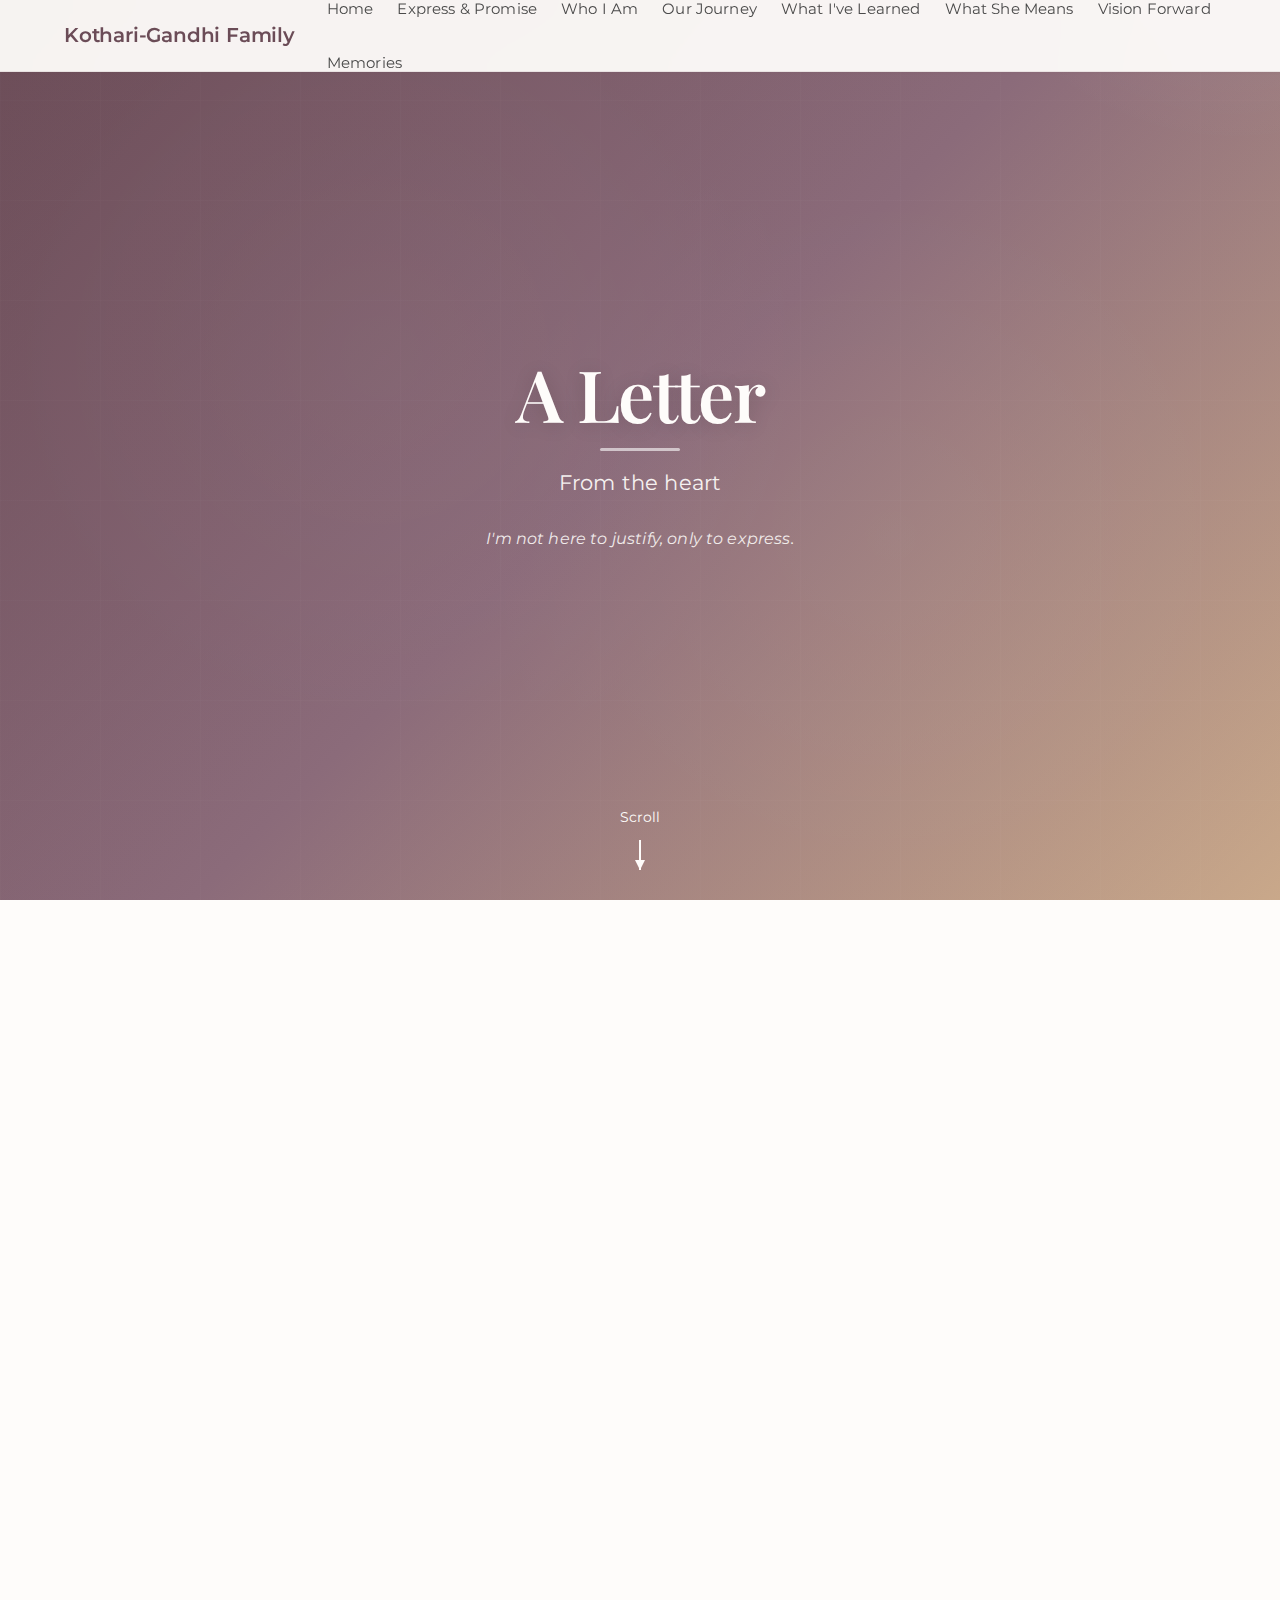
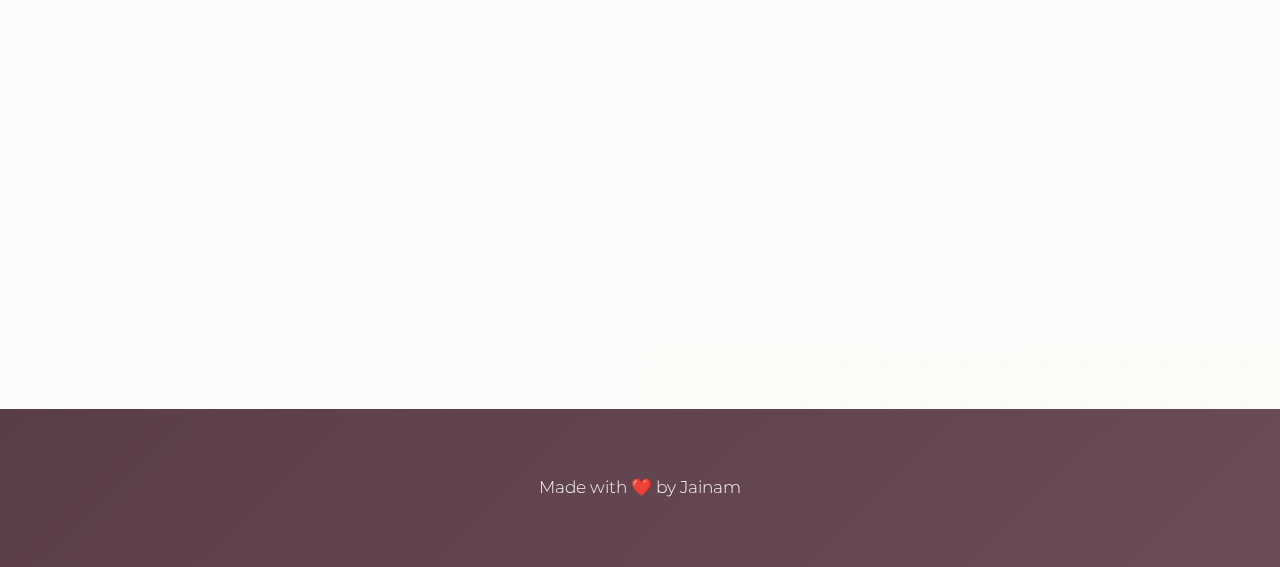
<file: index.html>
<!DOCTYPE html>
<html lang="en">
<head>
    <meta charset="UTF-8">
    <meta name="viewport" content="width=device-width, initial-scale=1.0">
    <meta name="robots" content="noindex, nofollow">
    <meta name="googlebot" content="noindex, nofollow">
    <title>kgfmly.in | A quiet note from the heart</title>
    <link rel="stylesheet" href="styles.css">
    <link rel="preconnect" href="https://fonts.googleapis.com">
    <link rel="preconnect" href="https://fonts.gstatic.com" crossorigin>
    <link href="https://fonts.googleapis.com/css2?family=Montserrat:wght@300;400;500;600;700&display=swap" rel="stylesheet">
    <link href="https://fonts.googleapis.com/css2?family=Playfair+Display:ital,wght@0,400;0,600;1,400&display=swap" rel="stylesheet">
</head>
<body>
    <!-- Include SVG icons -->
    <svg xmlns="http://www.w3.org/2000/svg" style="display: none;">
        <symbol id="icon-handshake" viewBox="0 0 100 100">
            <path d="M30 60 L20 50 L25 40 L35 45 L40 35 L50 40 L45 50 L35 45 Z" fill="currentColor" opacity="0.8"/>
            <path d="M70 60 L80 50 L75 40 L65 45 L60 35 L50 40 L55 50 L65 45 Z" fill="currentColor" opacity="0.8"/>
            <path d="M45 50 L50 55 L55 50" stroke="currentColor" stroke-width="3" fill="none" stroke-linecap="round"/>
            <circle cx="50" cy="55" r="15" stroke="currentColor" stroke-width="2" fill="none" opacity="0.3"/>
        </symbol>
        <symbol id="icon-person" viewBox="0 0 100 100">
            <circle cx="50" cy="30" r="12" fill="currentColor" opacity="0.9"/>
            <path d="M30 70 Q30 50 50 50 Q70 50 70 70" stroke="currentColor" stroke-width="4" fill="none" stroke-linecap="round"/>
            <circle cx="50" cy="85" r="3" fill="currentColor" opacity="0.6"/>
        </symbol>
        <symbol id="icon-book" viewBox="0 0 100 100">
            <rect x="25" y="20" width="50" height="60" rx="3" fill="none" stroke="currentColor" stroke-width="3"/>
            <line x1="50" y1="20" x2="50" y2="80" stroke="currentColor" stroke-width="2" opacity="0.5"/>
            <path d="M30 35 L45 35 M30 45 L45 45 M30 55 L40 55" stroke="currentColor" stroke-width="2" stroke-linecap="round"/>
            <path d="M55 40 L70 40 M55 50 L65 50" stroke="currentColor" stroke-width="2" stroke-linecap="round"/>
        </symbol>
        <symbol id="icon-lightbulb" viewBox="0 0 100 100">
            <path d="M50 15 Q40 15 35 25 Q30 35 30 45 Q30 55 35 60 Q40 65 50 65 Q60 65 65 60 Q70 55 70 45 Q70 35 65 25 Q60 15 50 15 Z" fill="currentColor" opacity="0.9"/>
            <rect x="45" y="65" width="10" height="8" fill="currentColor" opacity="0.7"/>
            <path d="M40 73 L35 80 L65 80 L60 73" fill="currentColor" opacity="0.7"/>
            <circle cx="50" cy="40" r="3" fill="white" opacity="0.8"/>
        </symbol>
        <symbol id="icon-heart" viewBox="0 0 100 100">
            <path d="M50 25 Q40 15 30 20 Q20 25 25 35 Q30 45 50 65 Q70 45 75 35 Q80 25 70 20 Q60 15 50 25 Z" fill="currentColor" opacity="0.9"/>
            <path d="M50 40 L45 35 L40 40 L50 50 L60 40 L55 35 Z" fill="white" opacity="0.6"/>
        </symbol>
        <symbol id="icon-vision" viewBox="0 0 100 100">
            <circle cx="50" cy="45" r="25" fill="none" stroke="currentColor" stroke-width="3" opacity="0.8"/>
            <path d="M50 20 Q45 30 40 35 Q35 40 30 45 Q35 50 40 55 Q45 60 50 70 Q55 60 60 55 Q65 50 70 45 Q65 40 60 35 Q55 30 50 20 Z" fill="currentColor" opacity="0.3"/>
            <circle cx="45" cy="40" r="2" fill="currentColor" opacity="0.6"/>
            <circle cx="55" cy="50" r="2" fill="currentColor" opacity="0.6"/>
            <path d="M35 75 L40 85 L60 85 L65 75" fill="currentColor" opacity="0.7"/>
        </symbol>
        <symbol id="icon-camera" viewBox="0 0 100 100">
            <rect x="25" y="30" width="50" height="40" rx="5" fill="none" stroke="currentColor" stroke-width="3"/>
            <circle cx="50" cy="50" r="12" fill="none" stroke="currentColor" stroke-width="2"/>
            <circle cx="50" cy="50" r="6" fill="currentColor" opacity="0.7"/>
            <rect x="55" y="25" width="12" height="8" rx="2" fill="currentColor" opacity="0.8"/>
            <path d="M30 45 L25 40 L30 35" stroke="currentColor" stroke-width="2" fill="none" stroke-linecap="round"/>
        </symbol>
    </svg>
    <!-- Navigation -->
    <nav class="navbar">
        <div class="container">
            <div class="nav-brand"><a href="/">Kothari-Gandhi Family</a></div>
            <ul class="nav-menu">
                <li><a href="/">Home</a></li>
                <li><a href="/express-and-promise">Express & Promise</a></li>
                <li><a href="/who-i-am-today">Who I Am</a></li>
                <li><a href="/our-journey">Our Journey</a></li>
                <li><a href="/what-ive-learned">What I've Learned</a></li>
                <li><a href="/what-she-means">What She Means</a></li>
                <li><a href="/vision-forward">Vision Forward</a></li>
                <li><a href="/memories">Memories</a></li>
            </ul>
            <button class="menu-toggle" aria-label="Toggle menu">
                <span></span>
                <span></span>
                <span></span>
            </button>
        </div>
    </nav>

    <!-- Hero Section -->
    <section class="hero">
        <div class="hero-overlay"></div>
        <div class="hero-content">
            <h1 class="hero-title">A Letter</h1>
            <p class="hero-subtitle">From the heart</p>
            <p class="hero-oneliner">I'm not here to justify, only to express.</p>
        </div>
        <div class="scroll-indicator">
            <span>Scroll</span>
            <div class="arrow"></div>
        </div>
    </section>

    <!-- CTA Section -->
    <section class="section cta-section">
        <div class="container">
            <div class="cta-grid">
                <a href="/express-and-promise" class="cta-card">
                    <div class="cta-icon">
                        <svg><use href="#icon-handshake"></use></svg>
                    </div>
                    <h3>Express & Promise</h3>
                    <p>My Commitment</p>
                </a>
                <a href="/who-i-am-today" class="cta-card">
                    <div class="cta-icon">
                        <svg><use href="#icon-person"></use></svg>
                    </div>
                    <h3>Who I Am Today</h3>
                    <p>My Values & Purpose</p>
                </a>
                <a href="/our-journey" class="cta-card">
                    <div class="cta-icon">
                        <svg><use href="#icon-book"></use></svg>
                    </div>
                    <h3>Our Journey</h3>
                    <p>How We Grew Together</p>
                </a>
                <a href="/what-ive-learned" class="cta-card">
                    <div class="cta-icon">
                        <svg><use href="#icon-lightbulb"></use></svg>
                    </div>
                    <h3>What I've Learned</h3>
                    <p>To Be for Her</p>
                </a>
                <a href="/what-she-means" class="cta-card">
                    <div class="cta-icon">
                        <svg><use href="#icon-heart"></use></svg>
                    </div>
                    <h3>What She Means</h3>
                    <p>To Me</p>
                </a>
                <a href="/vision-forward" class="cta-card">
                    <div class="cta-icon">
                        <svg><use href="#icon-vision"></use></svg>
                    </div>
                    <h3>Vision Forward</h3>
                    <p>The Future I Want to Build</p>
                </a>
                <a href="/memories" class="cta-card">
                    <div class="cta-icon">
                        <svg><use href="#icon-camera"></use></svg>
                    </div>
                    <h3>Memories</h3>
                    <p>Together</p>
                </a>
            </div>
        </div>
    </section>

    <!-- Footer -->
    <footer class="footer">
        <div class="container">
            <p>Made with ❤️ by Jainam</p>
        </div>
    </footer>

    <script src="script.js"></script>
</body>
</html>
</file>
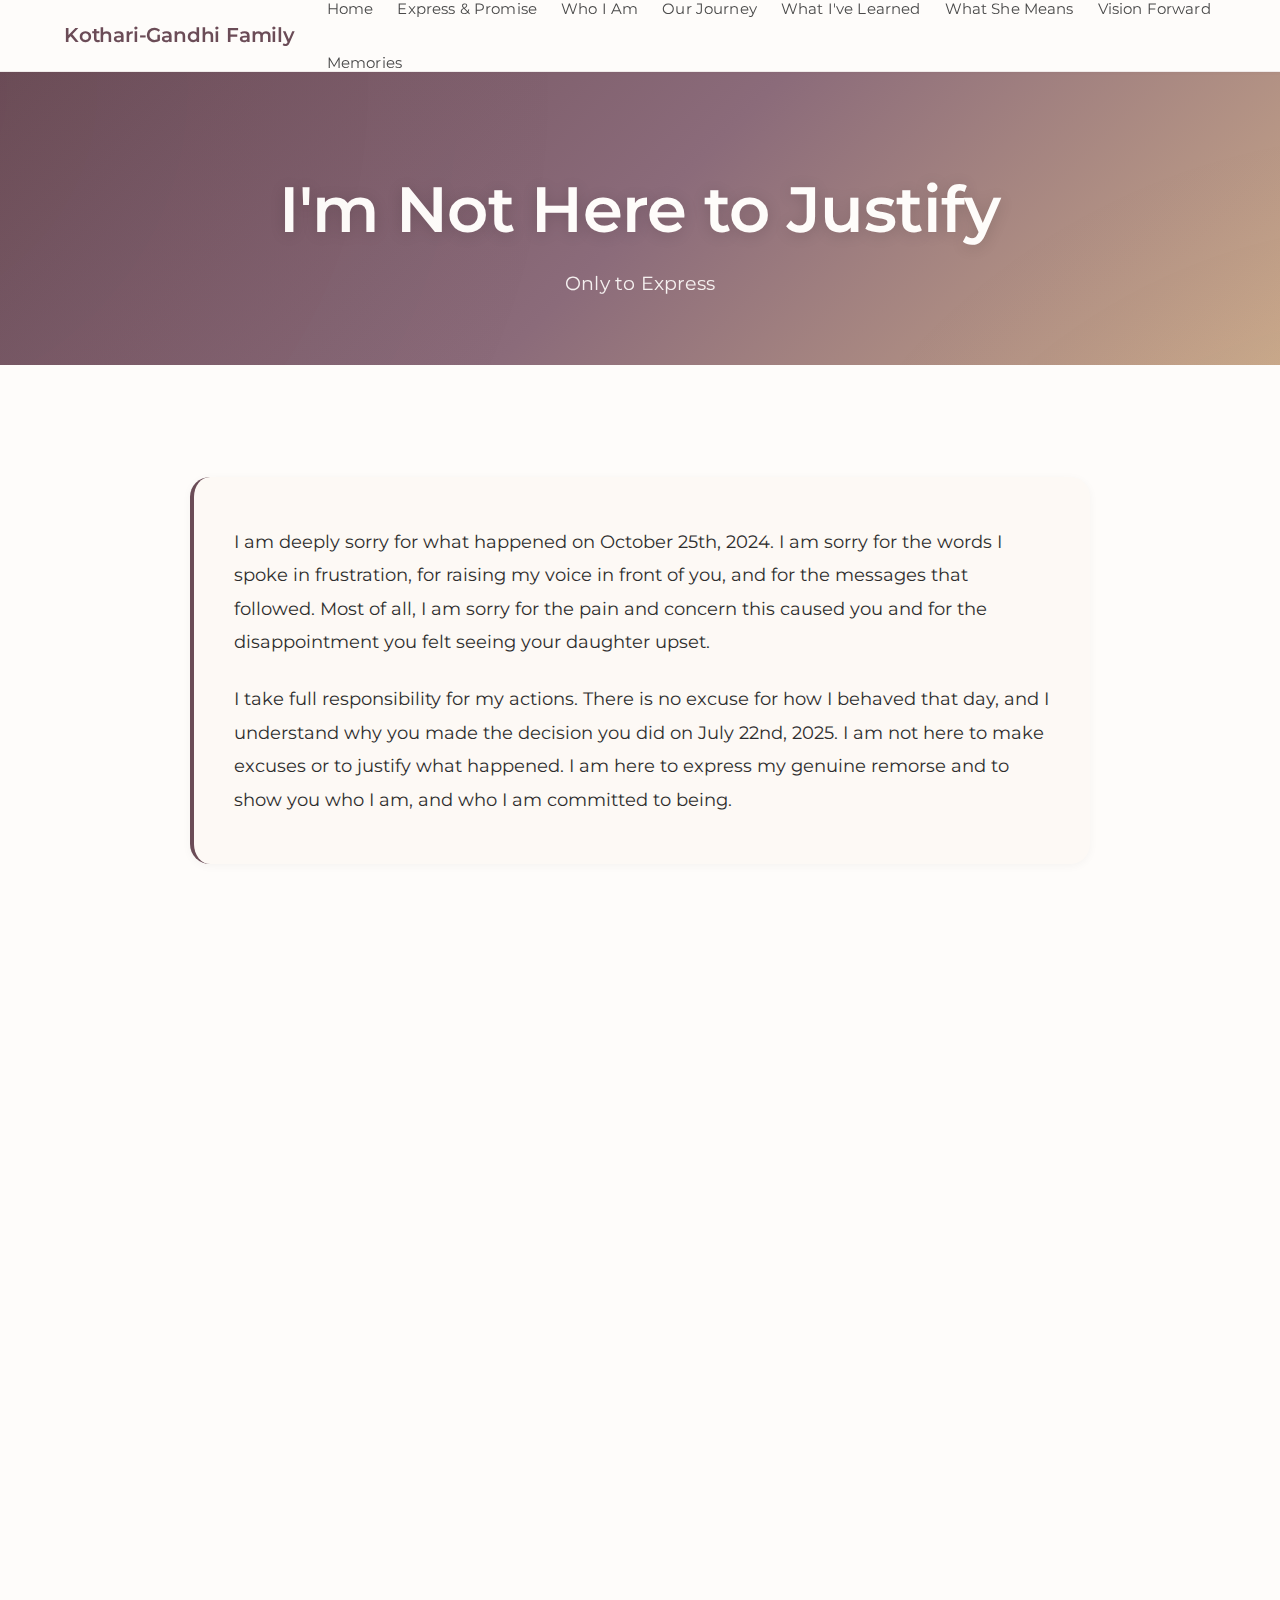
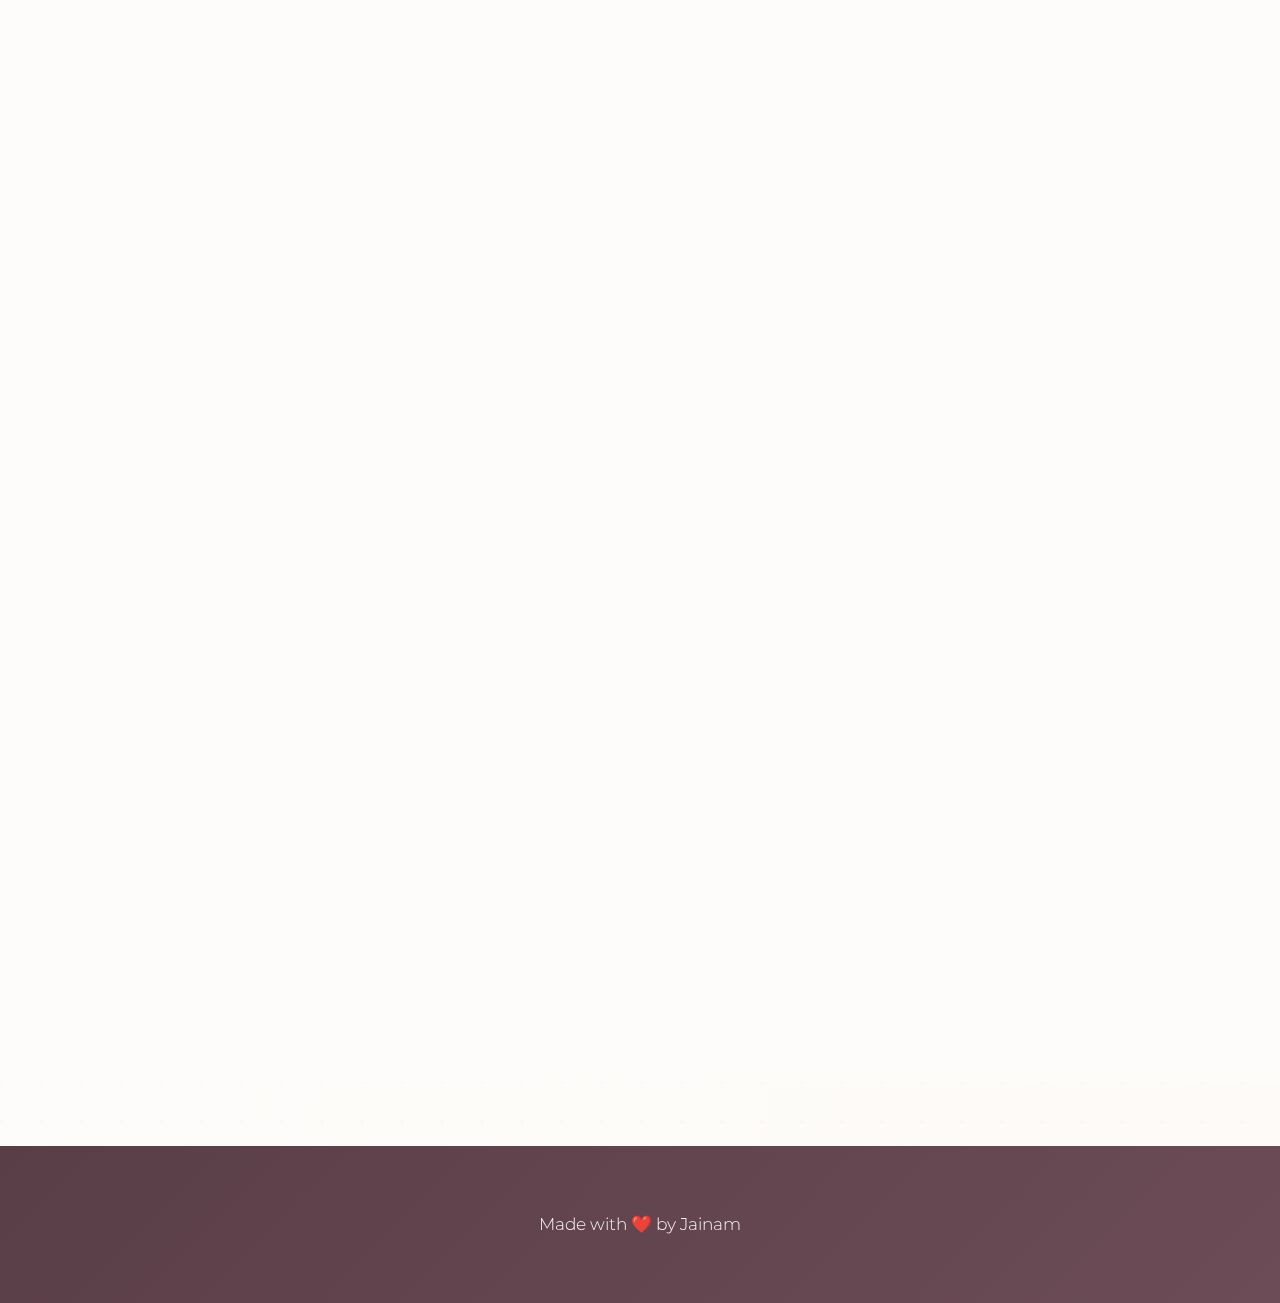
<file: express-and-promise/index.html>
<!DOCTYPE html>
<html lang="en">
<head>
    <meta charset="UTF-8">
    <meta name="viewport" content="width=device-width, initial-scale=1.0">
    <meta name="robots" content="noindex, nofollow">
    <meta name="googlebot" content="noindex, nofollow">
    <title>Express & Promise | I'm Not Here to Justify</title>
    <link rel="stylesheet" href="../styles.css">
    <link rel="preconnect" href="https://fonts.googleapis.com">
    <link rel="preconnect" href="https://fonts.gstatic.com" crossorigin>
    <link href="https://fonts.googleapis.com/css2?family=Montserrat:wght@300;400;500;600;700&display=swap" rel="stylesheet">
</head>
<body>
    <!-- Navigation -->
    <nav class="navbar">
        <div class="container">
            <div class="nav-brand"><a href="/">Kothari-Gandhi Family</a></div>
            <ul class="nav-menu">
                <li><a href="/">Home</a></li>
                <li><a href="/express-and-promise">Express & Promise</a></li>
                <li><a href="/who-i-am-today">Who I Am</a></li>
                <li><a href="/our-journey">Our Journey</a></li>
                <li><a href="/what-ive-learned">What I've Learned</a></li>
                <li><a href="/what-she-means">What She Means</a></li>
                <li><a href="/vision-forward">Vision Forward</a></li>
                <li><a href="/memories">Memories</a></li>
            </ul>
            <button class="menu-toggle" aria-label="Toggle menu">
                <span></span>
                <span></span>
                <span></span>
            </button>
        </div>
    </nav>

    <!-- Page Header -->
    <section class="page-hero">
        <div class="container">
            <h1 class="page-title">I'm Not Here to Justify</h1>
            <p class="page-subtitle">Only to Express</p>
        </div>
    </section>

    <!-- Content -->
    <section class="section">
        <div class="container">
            <div class="express-content">
                <!-- Opening Apology -->
                <div class="express-section">
                    <div class="apology-box">
                        <p class="apology-text">I am deeply sorry for what happened on October 25th, 2024. I am sorry for the words I spoke in frustration, for raising my voice in front of you, and for the messages that followed. Most of all, I am sorry for the pain and concern this caused you and for the disappointment you felt seeing your daughter upset.</p>
                        <p class="apology-text">I take full responsibility for my actions. There is no excuse for how I behaved that day, and I understand why you made the decision you did on July 22nd, 2025. I am not here to make excuses or to justify what happened. I am here to express my genuine remorse and to show you who I am, and who I am committed to being.</p>
                    </div>
                </div>

                <!-- Section A: Acknowledgment -->
                <div class="express-section">
                    <h2 class="section-subtitle">Understanding Your Perspective</h2>
                    <div class="acknowledgment-text">
                        <p>I understand that from your perspective, what you witnessed that day—your daughter upset and words that seemed disrespectful—broke the image you had of a calm, stable relationship. You felt protective, disappointed, and even a little betrayed. To you, it didn't look like a momentary argument; it looked like a deeper problem.</p>
                        <p>Your feelings were completely understandable. You had only that day and those messages to judge from. What you couldn't see was the immediate remorse I felt, the conversations Preksha and I had afterward, or the months of reflection and growth that followed. But I don't expect you to believe that based on words alone. I know trust must be earned through actions, not words.</p>
                    </div>
                </div>

                <!-- Section B: Promises -->
                <div class="express-section">
                    <h2 class="section-subtitle">My Promises</h2>
                    <ul class="promises-list">
                        <li>To always treat Preksha with respect, especially during disagreements. I will never raise my voice in anger or speak words in frustration that I cannot take back.</li>
                        <li>To communicate with calm and clarity, even when emotions run high. I will pause, breathe, and choose words that heal rather than hurt.</li>
                        <li>To listen actively and with empathy. Her feelings matter more than being right, and I will always prioritize understanding over winning an argument.</li>
                        <li>To respect your family values and traditions. Your daughter grew up in a home with values I admire, and I commit to honoring those in our life together.</li>
                        <li>To show you the best version of myself, not just in good times but consistently. I understand that trust is built in moments, not just in grand gestures.</li>
                        <li>To continue growing and learning. I am not perfect, but I am committed to becoming better each day—for Preksha, for myself, and for your family.</li>
                    </ul>
                </div>

                <!-- Section C: Why Your Family -->
                <div class="express-section">
                    <h2 class="section-subtitle">Why I Want to Be Part of Your Family</h2>
                    <div class="family-text">
                        <p>I want to be part of your family not because it's convenient or expected, but because I've seen the values you've instilled in Preksha. She's grounded, respectful, and genuinely good—qualities that reflect the home she came from. I want to learn from those values and contribute to them.</p>
                        <p>More than that, I want to earn your trust. Not through words written here, but through consistent actions over time. I want to show you that I'm someone who can be relied upon, who can be trusted with your daughter's happiness, and who can be welcomed into your family with confidence.</p>
                        <p>If someday you choose to see me again, I'll be grateful for the chance to earn your trust—not just for a day, but for a lifetime.</p>
                    </div>
                </div>
            </div>
        </div>
    </section>

    <!-- Footer -->
    <footer class="footer">
        <div class="container">
            <p>Made with ❤️ by Jainam</p>
        </div>
    </footer>

    <script src="../script.js"></script>
</body>
</html>
</file>
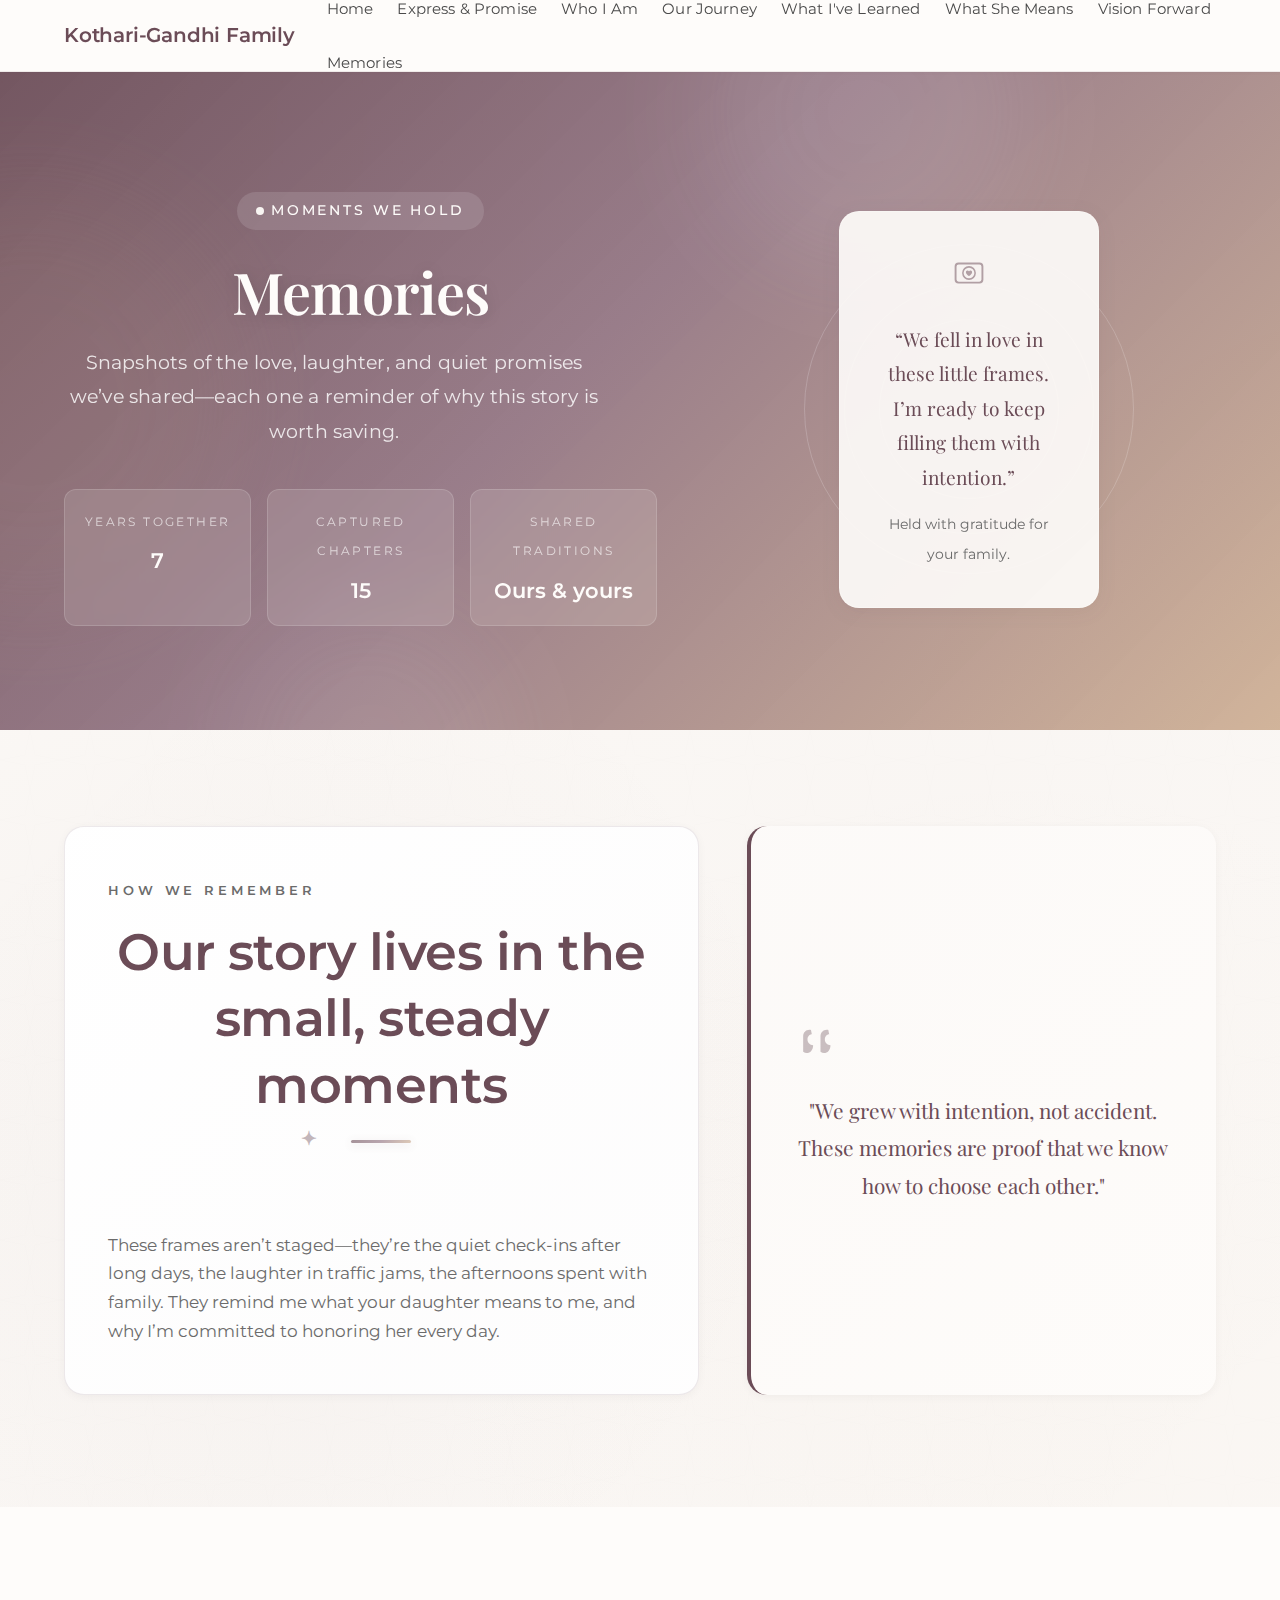
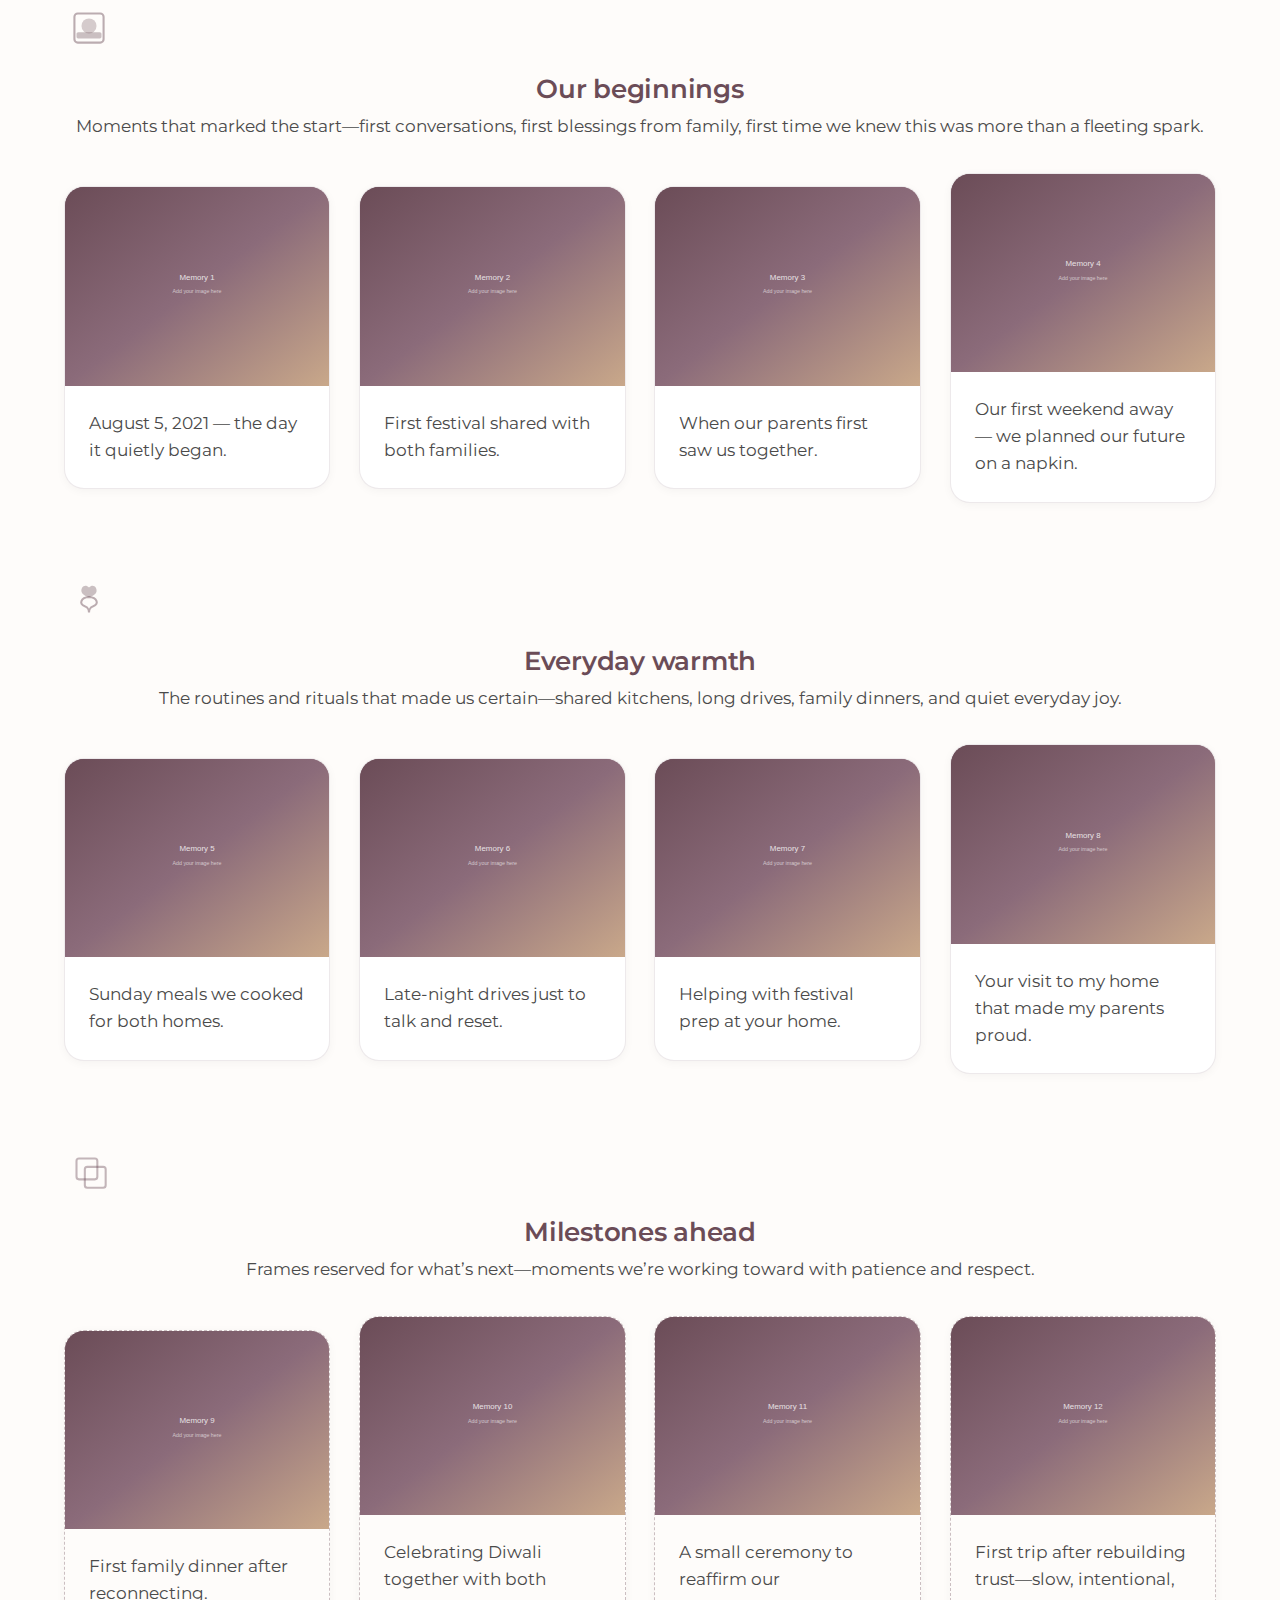
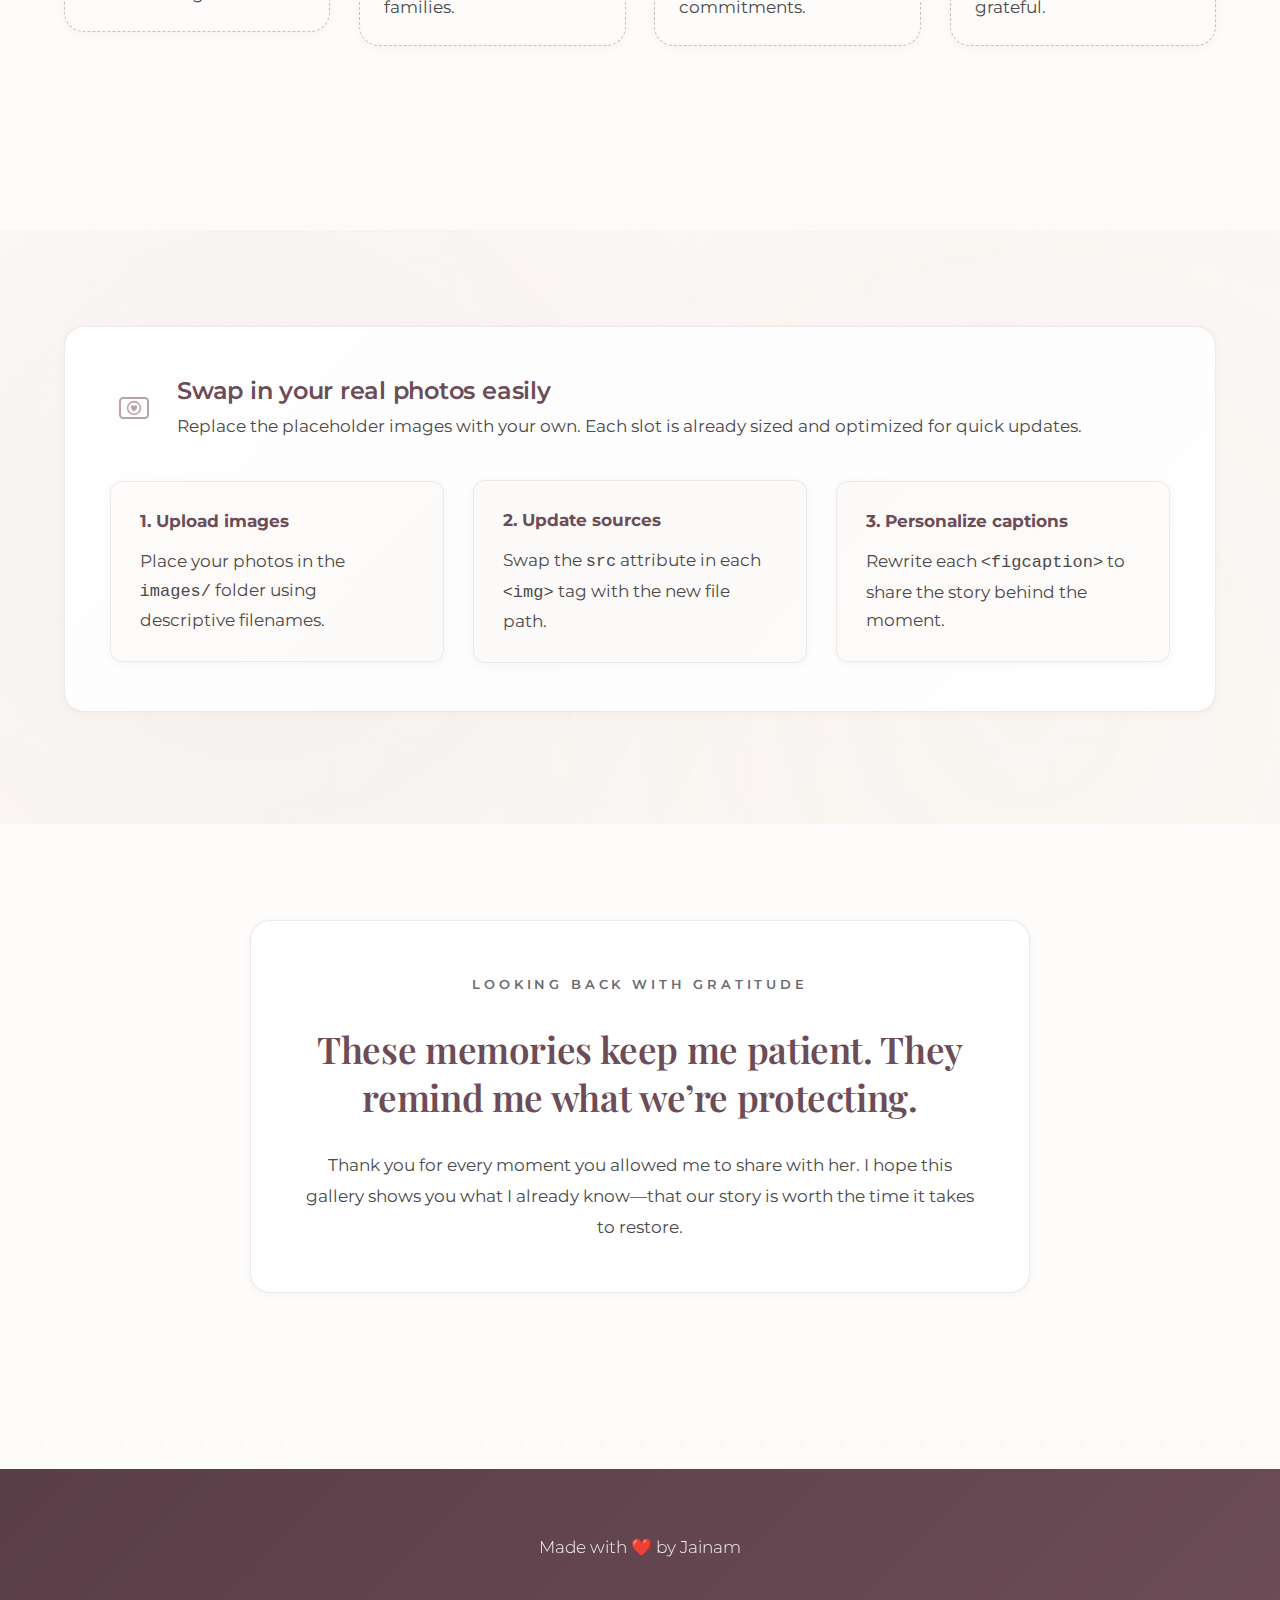
<file: memories/index.html>
<!DOCTYPE html>
<html lang="en">
<head>
    <meta charset="UTF-8">
    <meta name="viewport" content="width=device-width, initial-scale=1.0">
    <meta name="robots" content="noindex, nofollow">
    <meta name="googlebot" content="noindex, nofollow">
    <title>Memories | Together</title>
    <link rel="stylesheet" href="../styles.css">
    <link rel="preconnect" href="https://fonts.googleapis.com">
    <link rel="preconnect" href="https://fonts.gstatic.com" crossorigin>
    <link href="https://fonts.googleapis.com/css2?family=Montserrat:wght@300;400;500;600;700&display=swap" rel="stylesheet">
    <link href="https://fonts.googleapis.com/css2?family=Playfair+Display:ital,wght@0,400;0,600;1,500&display=swap" rel="stylesheet">
</head>
<body>
    <!-- Navigation -->
    <nav class="navbar">
        <div class="container">
            <div class="nav-brand"><a href="/">Kothari-Gandhi Family</a></div>
            <ul class="nav-menu">
                <li><a href="/">Home</a></li>
                <li><a href="/express-and-promise">Express & Promise</a></li>
                <li><a href="/who-i-am-today">Who I Am</a></li>
                <li><a href="/our-journey">Our Journey</a></li>
                <li><a href="/what-ive-learned">What I've Learned</a></li>
                <li><a href="/what-she-means">What She Means</a></li>
                <li><a href="/vision-forward">Vision Forward</a></li>
                <li><a href="/memories">Memories</a></li>
            </ul>
            <button class="menu-toggle" aria-label="Toggle menu">
                <span></span>
                <span></span>
                <span></span>
            </button>
        </div>
    </nav>

    <!-- Inline SVG Icons -->
    <svg xmlns="http://www.w3.org/2000/svg" style="display:none">
        <symbol id="icon-camera-heart" viewBox="0 0 120 120">
            <rect x="25" y="35" width="70" height="50" rx="8" fill="none" stroke="currentColor" stroke-width="5" opacity="0.5"/>
            <circle cx="60" cy="60" r="16" fill="none" stroke="currentColor" stroke-width="4" opacity="0.5"/>
            <path d="M52 58 C52 54 55 52 58 54 C60 55 60 56 60 56 C60 56 60 55 62 54 C65 52 68 54 68 58 C68 63 60 68 60 68 C60 68 52 63 52 58 Z" fill="currentColor" opacity="0.5"/>
        </symbol>
        <symbol id="icon-polaroid" viewBox="0 0 120 120">
            <rect x="25" y="25" width="70" height="70" rx="8" fill="none" stroke="currentColor" stroke-width="5" opacity="0.45"/>
            <rect x="30" y="70" width="60" height="15" rx="4" fill="currentColor" opacity="0.35"/>
            <circle cx="60" cy="55" r="18" fill="currentColor" opacity="0.28"/>
        </symbol>
        <symbol id="icon-flower" viewBox="0 0 120 120">
            <path d="M60 30 C50 20 40 30 42 40 C45 50 60 53 60 53 C60 53 75 50 78 40 C80 30 70 20 60 30 Z" fill="currentColor" opacity="0.35"/>
            <path d="M60 53 C40 54 35 70 50 75 C60 78 60 90 60 90 C60 90 60 78 70 75 C85 70 80 54 60 53 Z" fill="none" stroke="currentColor" stroke-width="5" opacity="0.45"/>
        </symbol>
        <symbol id="icon-frames" viewBox="0 0 120 120">
            <rect x="30" y="30" width="50" height="50" rx="6" fill="none" stroke="currentColor" stroke-width="5" opacity="0.4"/>
            <rect x="50" y="50" width="50" height="50" rx="6" fill="none" stroke="currentColor" stroke-width="5" opacity="0.4"/>
        </symbol>
        <symbol id="icon-quote" viewBox="0 0 120 120">
            <path d="M35 45 C35 35 43 28 53 30 L55 40 C50 40 45 45 45 52 C45 60 51 65 58 65 C58 80 45 88 35 80 Z" fill="currentColor" opacity="0.35"/>
            <path d="M75 45 C75 35 83 28 93 30 L95 40 C90 40 85 45 85 52 C85 60 91 65 98 65 C98 80 85 88 75 80 Z" fill="currentColor" opacity="0.35"/>
        </symbol>
    </svg>

    <!-- Page Header -->
    <section class="page-hero memories-hero">
        <div class="memories-hero-shape memories-hero-shape-1"></div>
        <div class="memories-hero-shape memories-hero-shape-2"></div>
        <div class="memories-hero-shape memories-hero-shape-3"></div>
        <div class="container">
            <div class="memories-hero-content">
                <div class="memories-hero-text">
                    <span class="hero-pill">Moments we hold</span>
                    <h1 class="page-title">Memories</h1>
                    <p class="page-subtitle">Snapshots of the love, laughter, and quiet promises we’ve shared—each one a reminder of why this story is worth saving.</p>
                    <div class="memories-highlights">
                        <div class="memories-highlight">
                            <span class="highlight-label">Years together</span>
                            <strong>7</strong>
                        </div>
                        <div class="memories-highlight">
                            <span class="highlight-label">Captured chapters</span>
                            <strong>15</strong>
                        </div>
                        <div class="memories-highlight">
                            <span class="highlight-label">Shared traditions</span>
                            <strong>Ours & yours</strong>
                        </div>
                    </div>
                </div>
                <div class="memories-hero-illustration">
                    <div class="memories-orbit memories-orbit-1"></div>
                    <div class="memories-orbit memories-orbit-2"></div>
                    <div class="memories-orbit memories-orbit-3"></div>
                    <div class="memories-core-card">
                        <svg class="memories-core-icon"><use href="#icon-camera-heart"></use></svg>
                        <p>“We fell in love in these little frames. I’m ready to keep filling them with intention.”</p>
                        <span>Held with gratitude for your family.</span>
                    </div>
                </div>
            </div>
        </div>
    </section>

    <section class="section memories-story section-alt">
        <div class="container">
            <div class="memories-story-grid">
                <div class="memories-story-card">
                    <span class="eyebrow">How we remember</span>
                    <h2 class="section-title">Our story lives in the small, steady moments</h2>
                    <p class="section-intro">These frames aren’t staged—they’re the quiet check-ins after long days, the laughter in traffic jams, the afternoons spent with family. They remind me what your daughter means to me, and why I’m committed to honoring her every day.</p>
                </div>
                <div class="memories-quote-card">
                    <svg class="memories-quote-icon"><use href="#icon-quote"></use></svg>
                    <p>"We grew with intention, not accident. These memories are proof that we know how to choose each other."</p>
                </div>
            </div>
        </div>
    </section>

    <section class="section memories-gallery">
        <div class="container">
            <div class="gallery-section">
                <div class="gallery-header">
                    <svg><use href="#icon-polaroid"></use></svg>
                    <div>
                        <h3>Our beginnings</h3>
                        <p>Moments that marked the start—first conversations, first blessings from family, first time we knew this was more than a fleeting spark.</p>
                    </div>
                </div>
                <div class="gallery-grid">
                    <figure class="memory-item">
                        <div class="memory-image">
                            <img src="../images/placeholder-1.svg" alt="First meeting" onerror="this.style.display='none'; this.nextElementSibling.style.display='flex';">
                            <div class="memory-placeholder" style="display: none;">
                                <span>Frame 1</span>
                                <small>Drop image here</small>
                            </div>
                        </div>
                        <figcaption>August 5, 2021 &mdash; the day it quietly began.</figcaption>
                    </figure>
                    <figure class="memory-item">
                        <div class="memory-image">
                            <img src="../images/placeholder-2.svg" alt="First celebration" onerror="this.style.display='none'; this.nextElementSibling.style.display='flex';">
                            <div class="memory-placeholder" style="display: none;">
                                <span>Frame 2</span>
                                <small>Drop image here</small>
                            </div>
                        </div>
                        <figcaption>First festival shared with both families.</figcaption>
                    </figure>
                    <figure class="memory-item">
                        <div class="memory-image">
                            <img src="../images/placeholder-3.svg" alt="Family blessings" onerror="this.style.display='none'; this.nextElementSibling.style.display='flex';">
                            <div class="memory-placeholder" style="display: none;">
                                <span>Frame 3</span>
                                <small>Drop image here</small>
                            </div>
                        </div>
                        <figcaption>When our parents first saw us together.</figcaption>
                    </figure>
                    <figure class="memory-item">
                        <div class="memory-image">
                            <img src="../images/placeholder-4.svg" alt="First trip" onerror="this.style.display='none'; this.nextElementSibling.style.display='flex';">
                            <div class="memory-placeholder" style="display: none;">
                                <span>Frame 4</span>
                                <small>Drop image here</small>
                            </div>
                        </div>
                        <figcaption>Our first weekend away &mdash; we planned our future on a napkin.</figcaption>
                    </figure>
                </div>
            </div>

            <div class="gallery-section">
                <div class="gallery-header">
                    <svg><use href="#icon-flower"></use></svg>
                    <div>
                        <h3>Everyday warmth</h3>
                        <p>The routines and rituals that made us certain&mdash;shared kitchens, long drives, family dinners, and quiet everyday joy.</p>
                    </div>
                </div>
                <div class="gallery-grid">
                    <figure class="memory-item">
                        <div class="memory-image">
                            <img src="../images/placeholder-5.svg" alt="Cooking together" onerror="this.style.display='none'; this.nextElementSibling.style.display='flex';">
                            <div class="memory-placeholder" style="display: none;">
                                <span>Frame 5</span>
                                <small>Drop image here</small>
                            </div>
                        </div>
                        <figcaption>Sunday meals we cooked for both homes.</figcaption>
                    </figure>
                    <figure class="memory-item">
                        <div class="memory-image">
                            <img src="../images/placeholder-6.svg" alt="Long drives" onerror="this.style.display='none'; this.nextElementSibling.style.display='flex';">
                            <div class="memory-placeholder" style="display: none;">
                                <span>Frame 6</span>
                                <small>Drop image here</small>
                            </div>
                        </div>
                        <figcaption>Late-night drives just to talk and reset.</figcaption>
                    </figure>
                    <figure class="memory-item">
                        <div class="memory-image">
                            <img src="../images/placeholder-7.svg" alt="Festival prep" onerror="this.style.display='none'; this.nextElementSibling.style.display='flex';">
                            <div class="memory-placeholder" style="display: none;">
                                <span>Frame 7</span>
                                <small>Drop image here</small>
                            </div>
                        </div>
                        <figcaption>Helping with festival prep at your home.</figcaption>
                    </figure>
                    <figure class="memory-item">
                        <div class="memory-image">
                            <img src="../images/placeholder-8.svg" alt="Parents visit" onerror="this.style.display='none'; this.nextElementSibling.style.display='flex';">
                            <div class="memory-placeholder" style="display: none;">
                                <span>Frame 8</span>
                                <small>Drop image here</small>
                            </div>
                        </div>
                        <figcaption>Your visit to my home that made my parents proud.</figcaption>
                    </figure>
                </div>
            </div>

            <div class="gallery-section">
                <div class="gallery-header">
                    <svg><use href="#icon-frames"></use></svg>
                    <div>
                        <h3>Milestones ahead</h3>
                        <p>Frames reserved for what’s next&mdash;moments we’re working toward with patience and respect.</p>
                    </div>
                </div>
                <div class="gallery-grid gallery-grid-future">
                    <figure class="memory-item future">
                        <div class="memory-image">
                            <img src="../images/placeholder-9.svg" alt="Future celebration" onerror="this.style.display='none'; this.nextElementSibling.style.display='flex';">
                            <div class="memory-placeholder" style="display: none;">
                                <span>Frame 9</span>
                                <small>Drop image here</small>
                            </div>
                        </div>
                        <figcaption>First family dinner after reconnecting.</figcaption>
                    </figure>
                    <figure class="memory-item future">
                        <div class="memory-image">
                            <img src="../images/placeholder-10.svg" alt="Future festival" onerror="this.style.display='none'; this.nextElementSibling.style.display='flex';">
                            <div class="memory-placeholder" style="display: none;">
                                <span>Frame 10</span>
                                <small>Drop image here</small>
                            </div>
                        </div>
                        <figcaption>Celebrating Diwali together with both families.</figcaption>
                    </figure>
                    <figure class="memory-item future">
                        <div class="memory-image">
                            <img src="../images/placeholder-11.svg" alt="Future milestones" onerror="this.style.display='none'; this.nextElementSibling.style.display='flex';">
                            <div class="memory-placeholder" style="display: none;">
                                <span>Frame 11</span>
                                <small>Drop image here</small>
                            </div>
                        </div>
                        <figcaption>A small ceremony to reaffirm our commitments.</figcaption>
                    </figure>
                    <figure class="memory-item future">
                        <div class="memory-image">
                            <img src="../images/placeholder-12.svg" alt="Future getaway" onerror="this.style.display='none'; this.nextElementSibling.style.display='flex';">
                            <div class="memory-placeholder" style="display: none;">
                                <span>Frame 12</span>
                                <small>Drop image here</small>
                            </div>
                        </div>
                        <figcaption>First trip after rebuilding trust&mdash;slow, intentional, grateful.</figcaption>
                    </figure>
                </div>
            </div>
        </div>
    </section>

    <section class="section memories-instructions section-alt">
        <div class="container">
            <div class="instructions-card">
                <div class="instructions-header">
                    <svg><use href="#icon-camera-heart"></use></svg>
                    <div>
                        <h3>Swap in your real photos easily</h3>
                        <p>Replace the placeholder images with your own. Each slot is already sized and optimized for quick updates.</p>
                    </div>
                </div>
                <div class="instructions-grid">
                    <div class="instruction-step">
                        <strong>1. Upload images</strong>
                        <p>Place your photos in the <code>images/</code> folder using descriptive filenames.</p>
                    </div>
                    <div class="instruction-step">
                        <strong>2. Update sources</strong>
                        <p>Swap the <code>src</code> attribute in each <code>&lt;img&gt;</code> tag with the new file path.</p>
                    </div>
                    <div class="instruction-step">
                        <strong>3. Personalize captions</strong>
                        <p>Rewrite each <code>&lt;figcaption&gt;</code> to share the story behind the moment.</p>
                    </div>
                </div>
            </div>
        </div>
    </section>

    <section class="section memories-closing">
        <div class="container">
            <div class="memories-closing-card">
                <span class="eyebrow">Looking back with gratitude</span>
                <h2>These memories keep me patient. They remind me what we’re protecting.</h2>
                <p>Thank you for every moment you allowed me to share with her. I hope this gallery shows you what I already know—that our story is worth the time it takes to restore.</p>
            </div>
        </div>
    </section>

    <!-- Footer -->
    <footer class="footer">
        <div class="container">
            <p>Made with ❤️ by Jainam</p>
        </div>
    </footer>

    <script src="../script.js"></script>
</body>
</html>
</file>
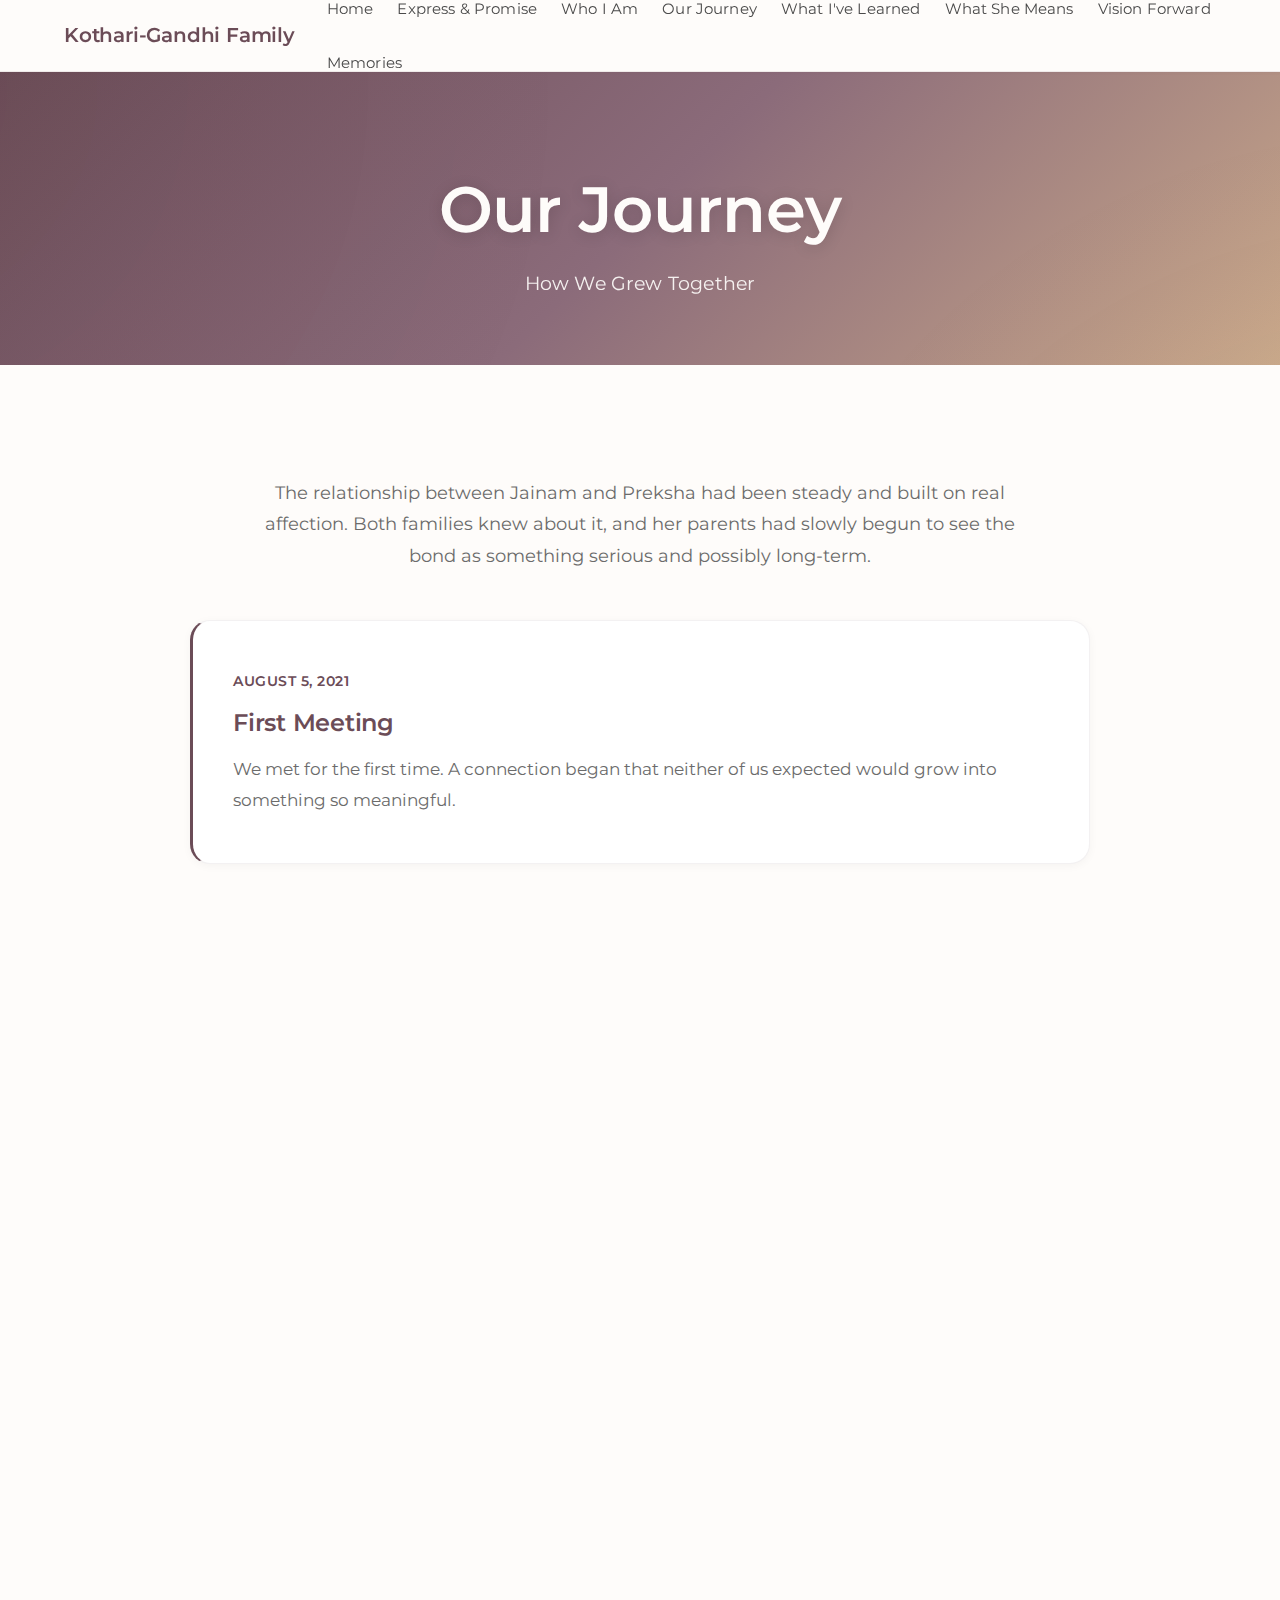
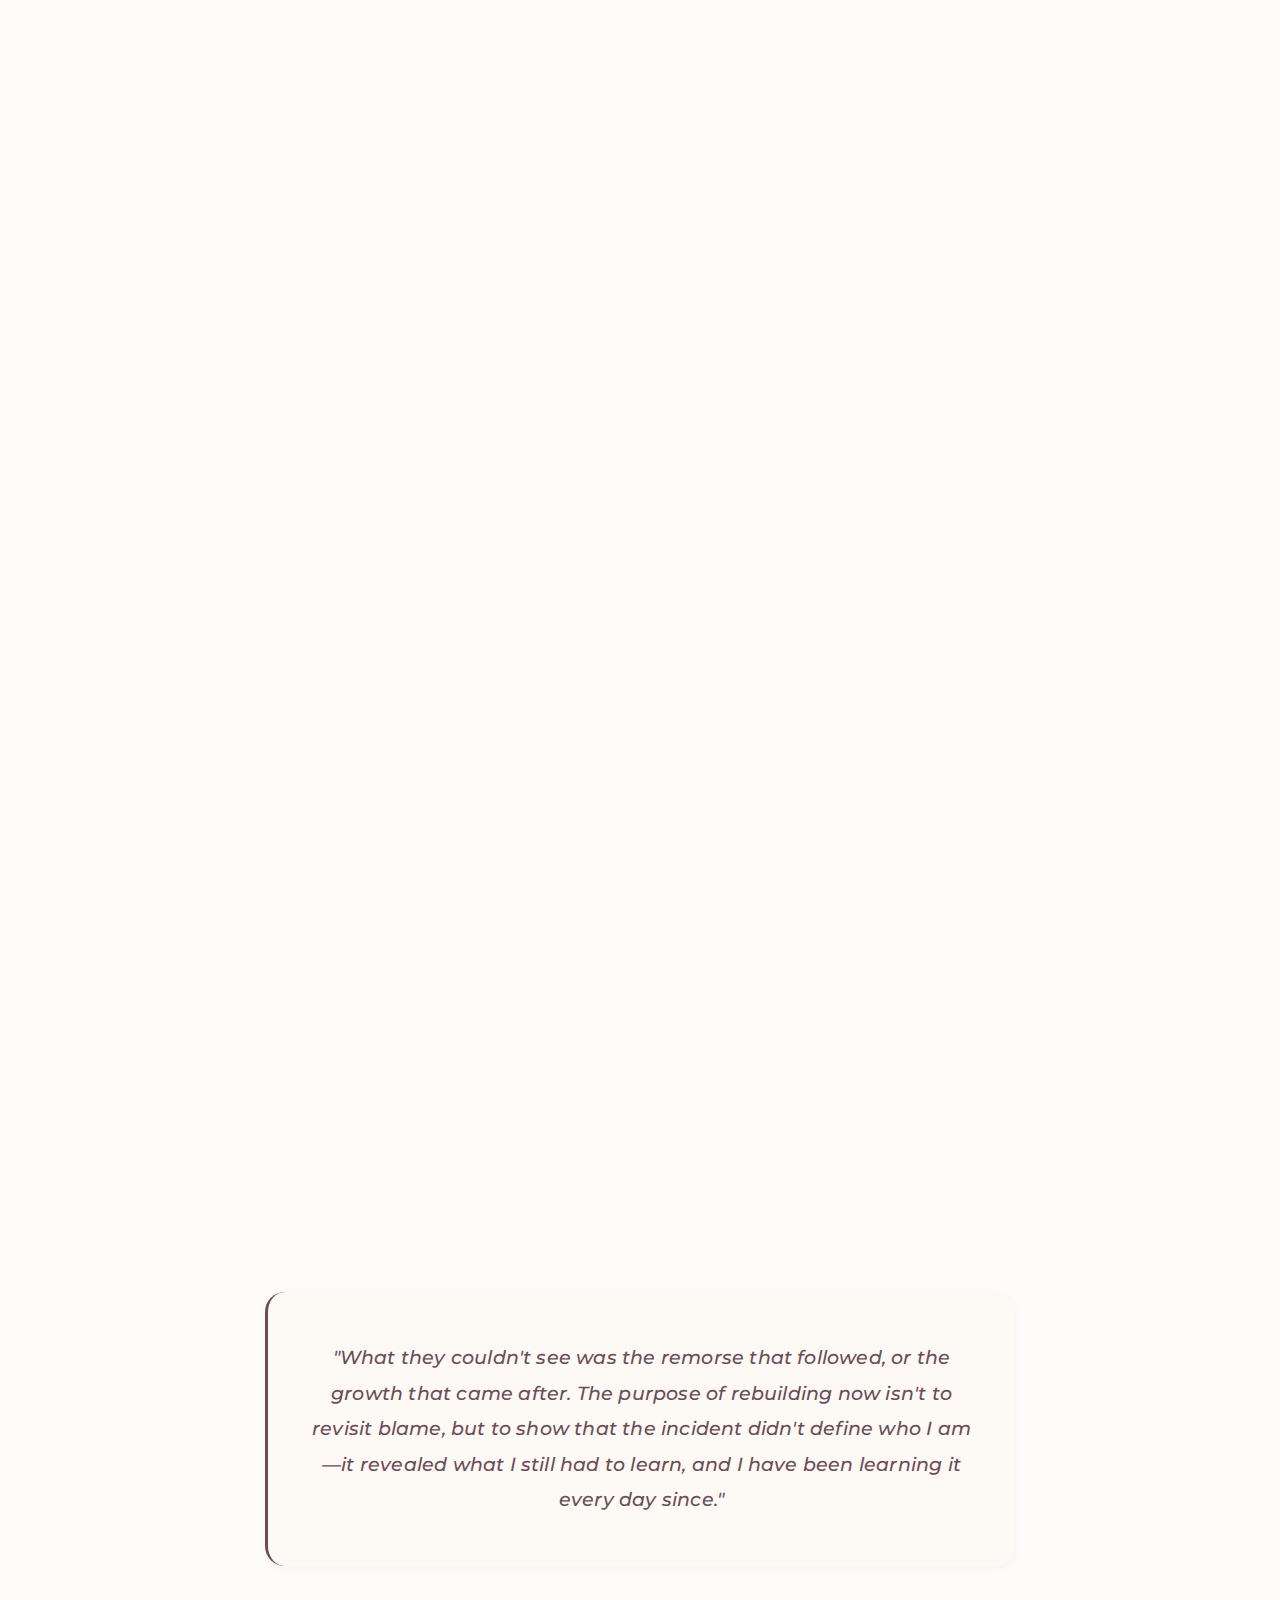
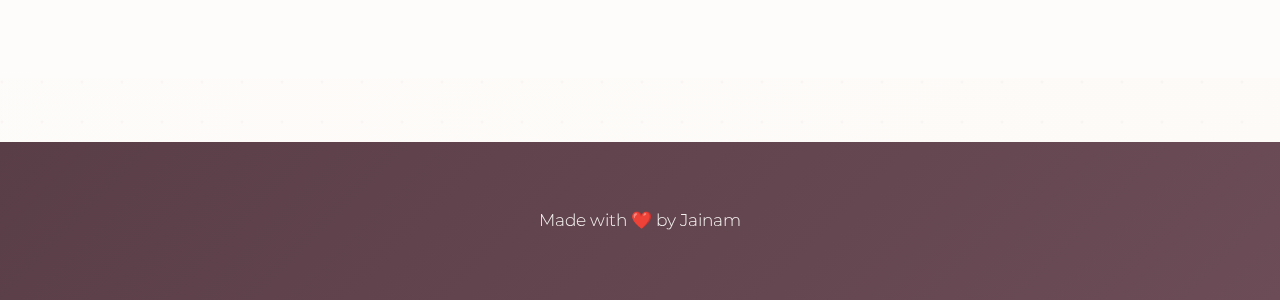
<file: our-journey/index.html>
<!DOCTYPE html>
<html lang="en">
<head>
    <meta charset="UTF-8">
    <meta name="viewport" content="width=device-width, initial-scale=1.0">
    <meta name="robots" content="noindex, nofollow">
    <meta name="googlebot" content="noindex, nofollow">
    <title>Our Journey | How We Grew Together</title>
    <link rel="stylesheet" href="../styles.css">
    <link rel="preconnect" href="https://fonts.googleapis.com">
    <link rel="preconnect" href="https://fonts.gstatic.com" crossorigin>
    <link href="https://fonts.googleapis.com/css2?family=Montserrat:wght@300;400;500;600;700&display=swap" rel="stylesheet">
</head>
<body>
    <!-- Navigation -->
    <nav class="navbar">
        <div class="container">
            <div class="nav-brand"><a href="/">Kothari-Gandhi Family</a></div>
            <ul class="nav-menu">
                <li><a href="/">Home</a></li>
                <li><a href="/express-and-promise">Express & Promise</a></li>
                <li><a href="/who-i-am-today">Who I Am</a></li>
                <li><a href="/our-journey">Our Journey</a></li>
                <li><a href="/what-ive-learned">What I've Learned</a></li>
                <li><a href="/what-she-means">What She Means</a></li>
                <li><a href="/vision-forward">Vision Forward</a></li>
                <li><a href="/memories">Memories</a></li>
            </ul>
            <button class="menu-toggle" aria-label="Toggle menu">
                <span></span>
                <span></span>
                <span></span>
            </button>
        </div>
    </nav>

    <!-- Page Header -->
    <section class="page-hero">
        <div class="container">
            <h1 class="page-title">Our Journey</h1>
            <p class="page-subtitle">How We Grew Together</p>
        </div>
    </section>

    <!-- Content -->
    <section class="section">
        <div class="container">
            <div class="intro-text">
                <p>The relationship between Jainam and Preksha had been steady and built on real affection. Both families knew about it, and her parents had slowly begun to see the bond as something serious and possibly long-term.</p>
            </div>

            <div class="growth-cards">
                <div class="growth-card">
                    <div class="growth-date">August 5, 2021</div>
                    <h3>First Meeting</h3>
                    <p>We met for the first time. A connection began that neither of us expected would grow into something so meaningful.</p>
                </div>

                <div class="growth-card">
                    <div class="growth-date">March 7, 2023</div>
                    <h3>Beginning Our Journey</h3>
                    <p>We started dating. What began as a connection deepened into a relationship built on mutual respect, understanding, and genuine care for each other.</p>
                </div>

                <div class="growth-card">
                    <div class="growth-date">Early 2024</div>
                    <h3>Making It Official</h3>
                    <p>Both families knew about our relationship. Her parents had slowly begun to see our bond as something serious and possibly long-term. We chose to make it official with our parents.</p>
                </div>

                <div class="growth-card">
                    <div class="growth-date">October 25, 2024</div>
                    <h3>A Moment That Changed Everything</h3>
                    <p>During one visit, a small disagreement escalated unexpectedly in front of her parents. Voices were raised, emotions ran high, and messages written in frustration were seen. From their perspective, what they witnessed broke the image they had of a calm, stable relationship. I understand their concern and the decision that followed.</p>
                </div>

                <div class="growth-card">
                    <div class="growth-date">July 22, 2025</div>
                    <h3>The Decision</h3>
                    <p>After multiple back and forth, they called off the wedding and asked us to part ways. I respect their decision. What hurt most wasn't losing a conversation—it was losing their faith in the kind of person I actually am. But I understand that trust, once broken, must be rebuilt through consistent action, not words.</p>
                </div>

                <div class="growth-card">
                    <div class="growth-date">Months Following</div>
                    <h3>Reflection & Growth</h3>
                    <p>Over the months that followed, I reflected deeply on my reactions, my tone, and the weight of that moment. I saw how one instance of emotion can undo months of peace, and how perception often matters more than intent. I've learned that growth isn't about perfection—it's about recognizing mistakes, committing to change, and demonstrating that commitment consistently over time.</p>
                </div>

                <div class="growth-card">
                    <div class="growth-date">Today</div>
                    <h3>Where I Stand</h3>
                    <p>Today, I stand before you not as someone who claims to be perfect, but as someone who has learned from his mistakes. I've learned to pause before reacting, to communicate with respect even in difficult moments, and to prioritize understanding over being understood. The incident on October 25th didn't define who I am—but it revealed what I needed to learn, and I have spent these months learning it.</p>
                </div>
            </div>

            <div class="reflective-quote">
                <p>"What they couldn't see was the remorse that followed, or the growth that came after. The purpose of rebuilding now isn't to revisit blame, but to show that the incident didn't define who I am—it revealed what I still had to learn, and I have been learning it every day since."</p>
            </div>
        </div>
    </section>

    <!-- Footer -->
    <footer class="footer">
        <div class="container">
            <p>Made with ❤️ by Jainam</p>
        </div>
    </footer>

    <script src="../script.js"></script>
</body>
</html>
</file>
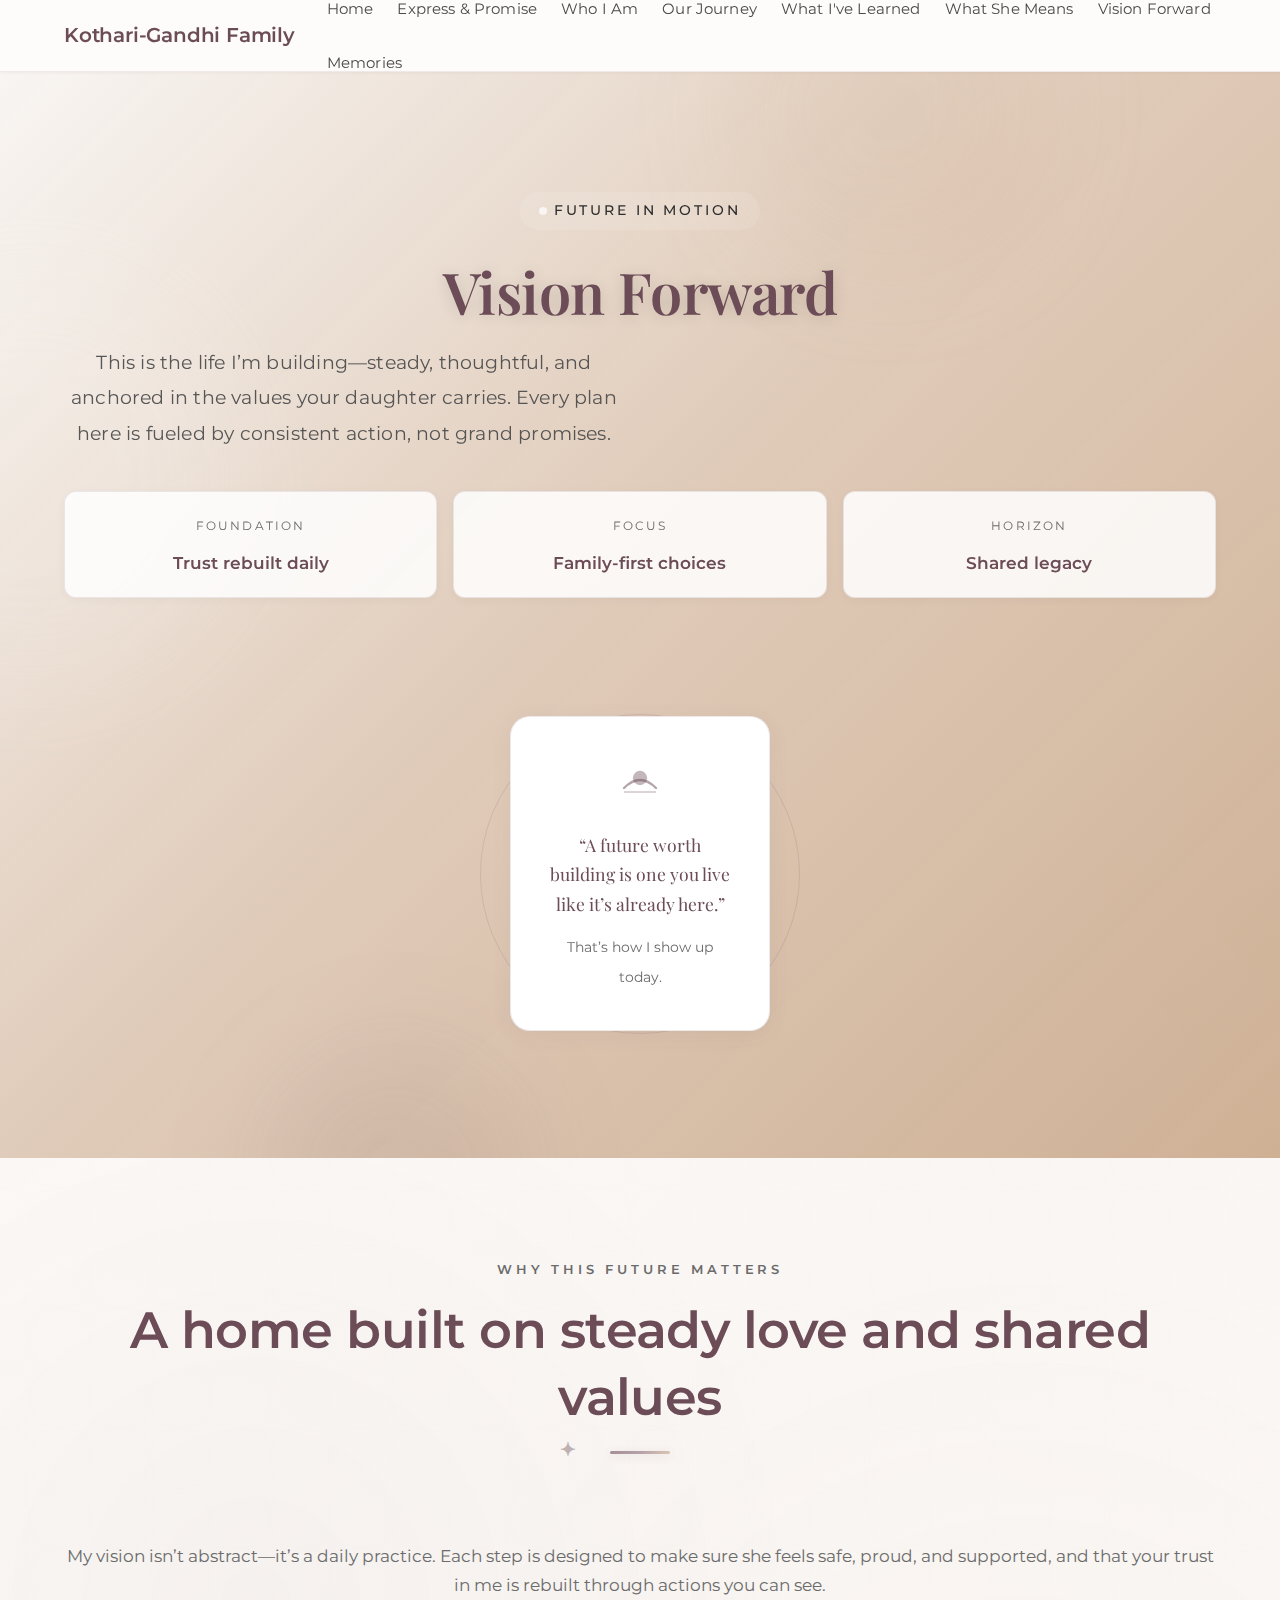
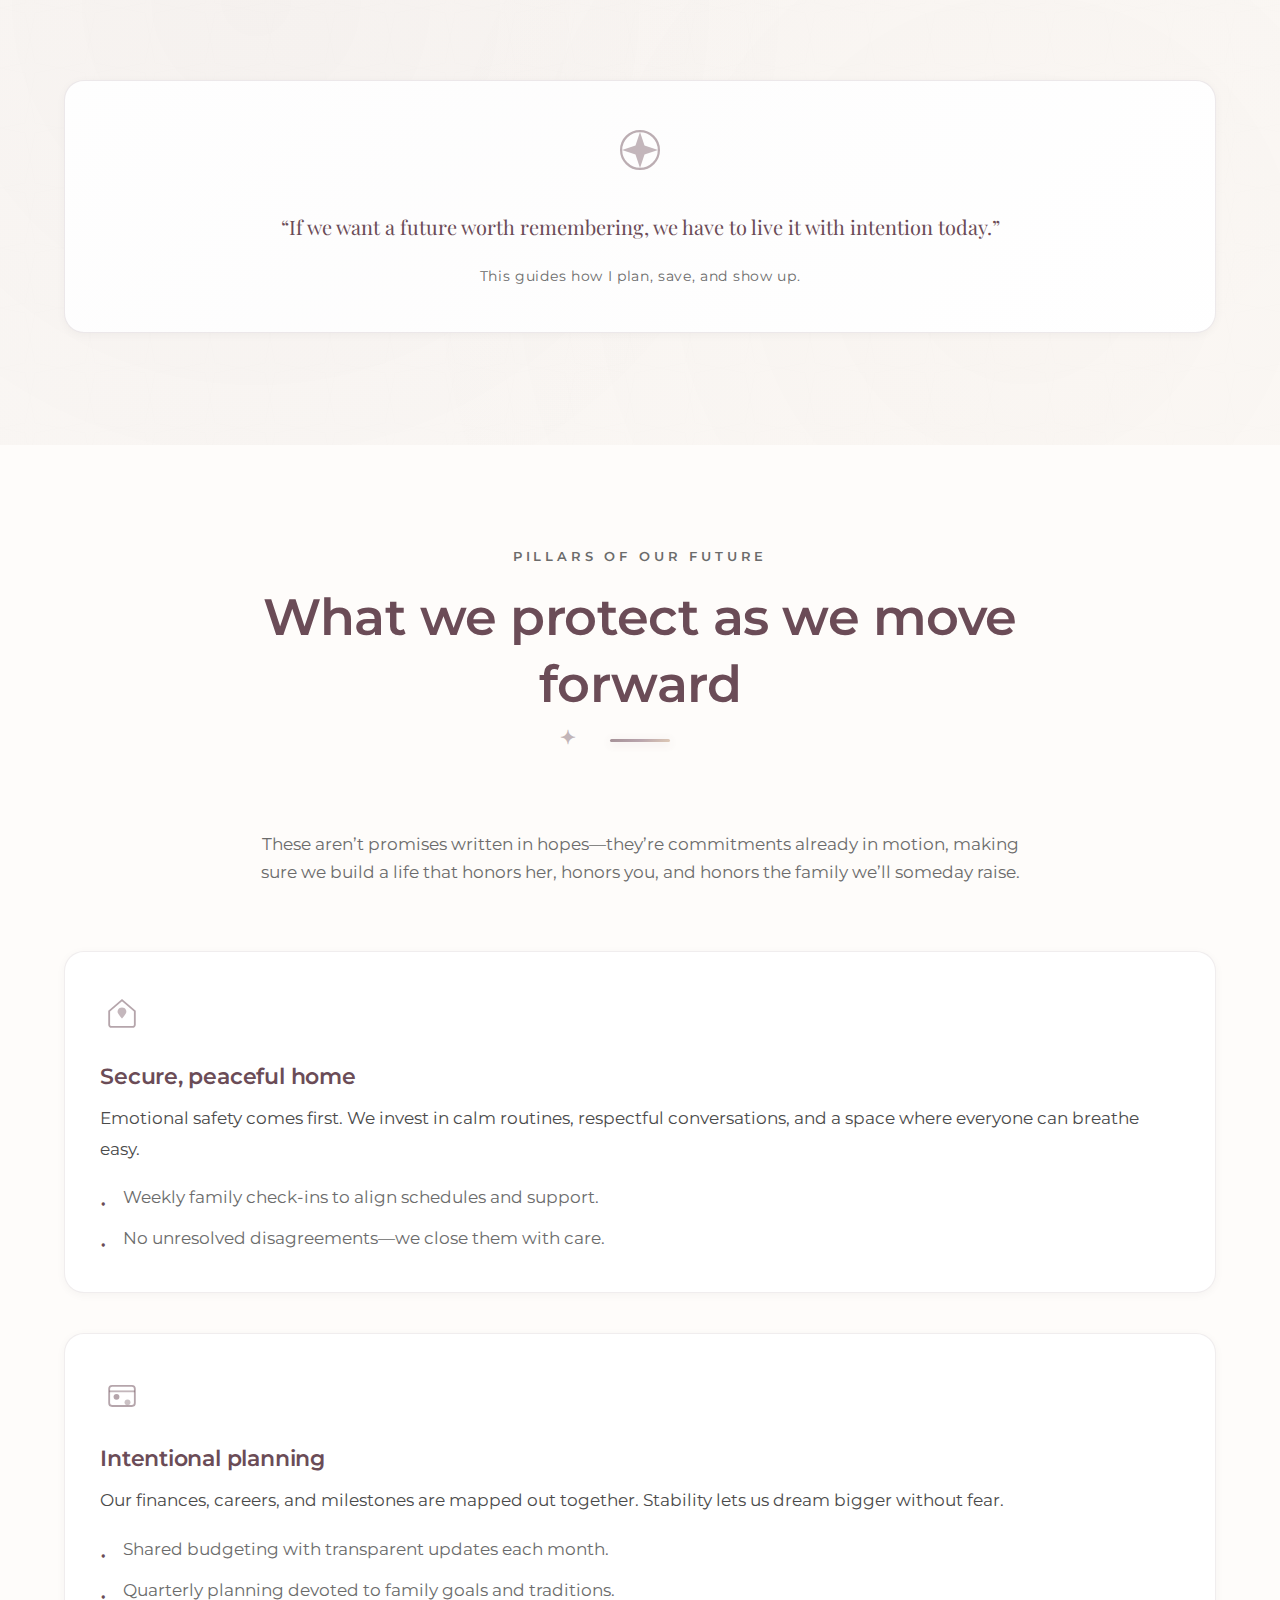
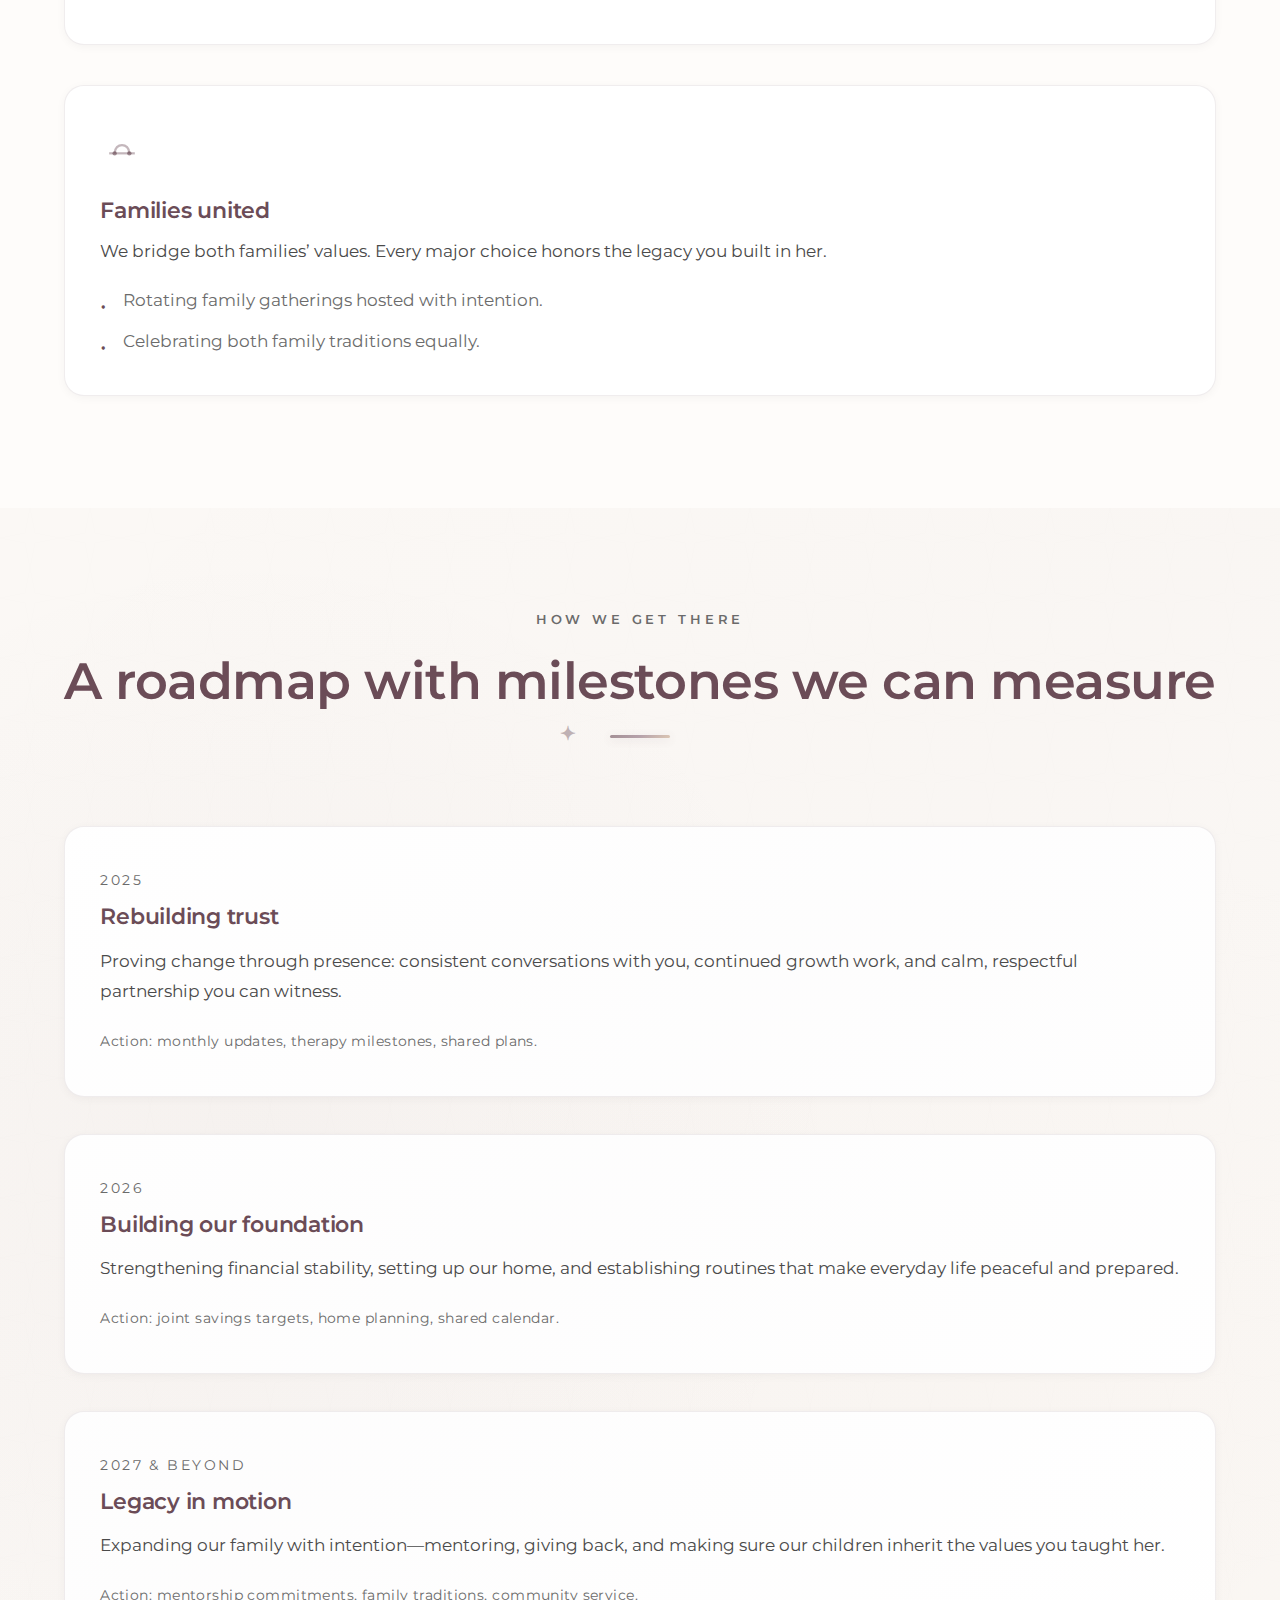
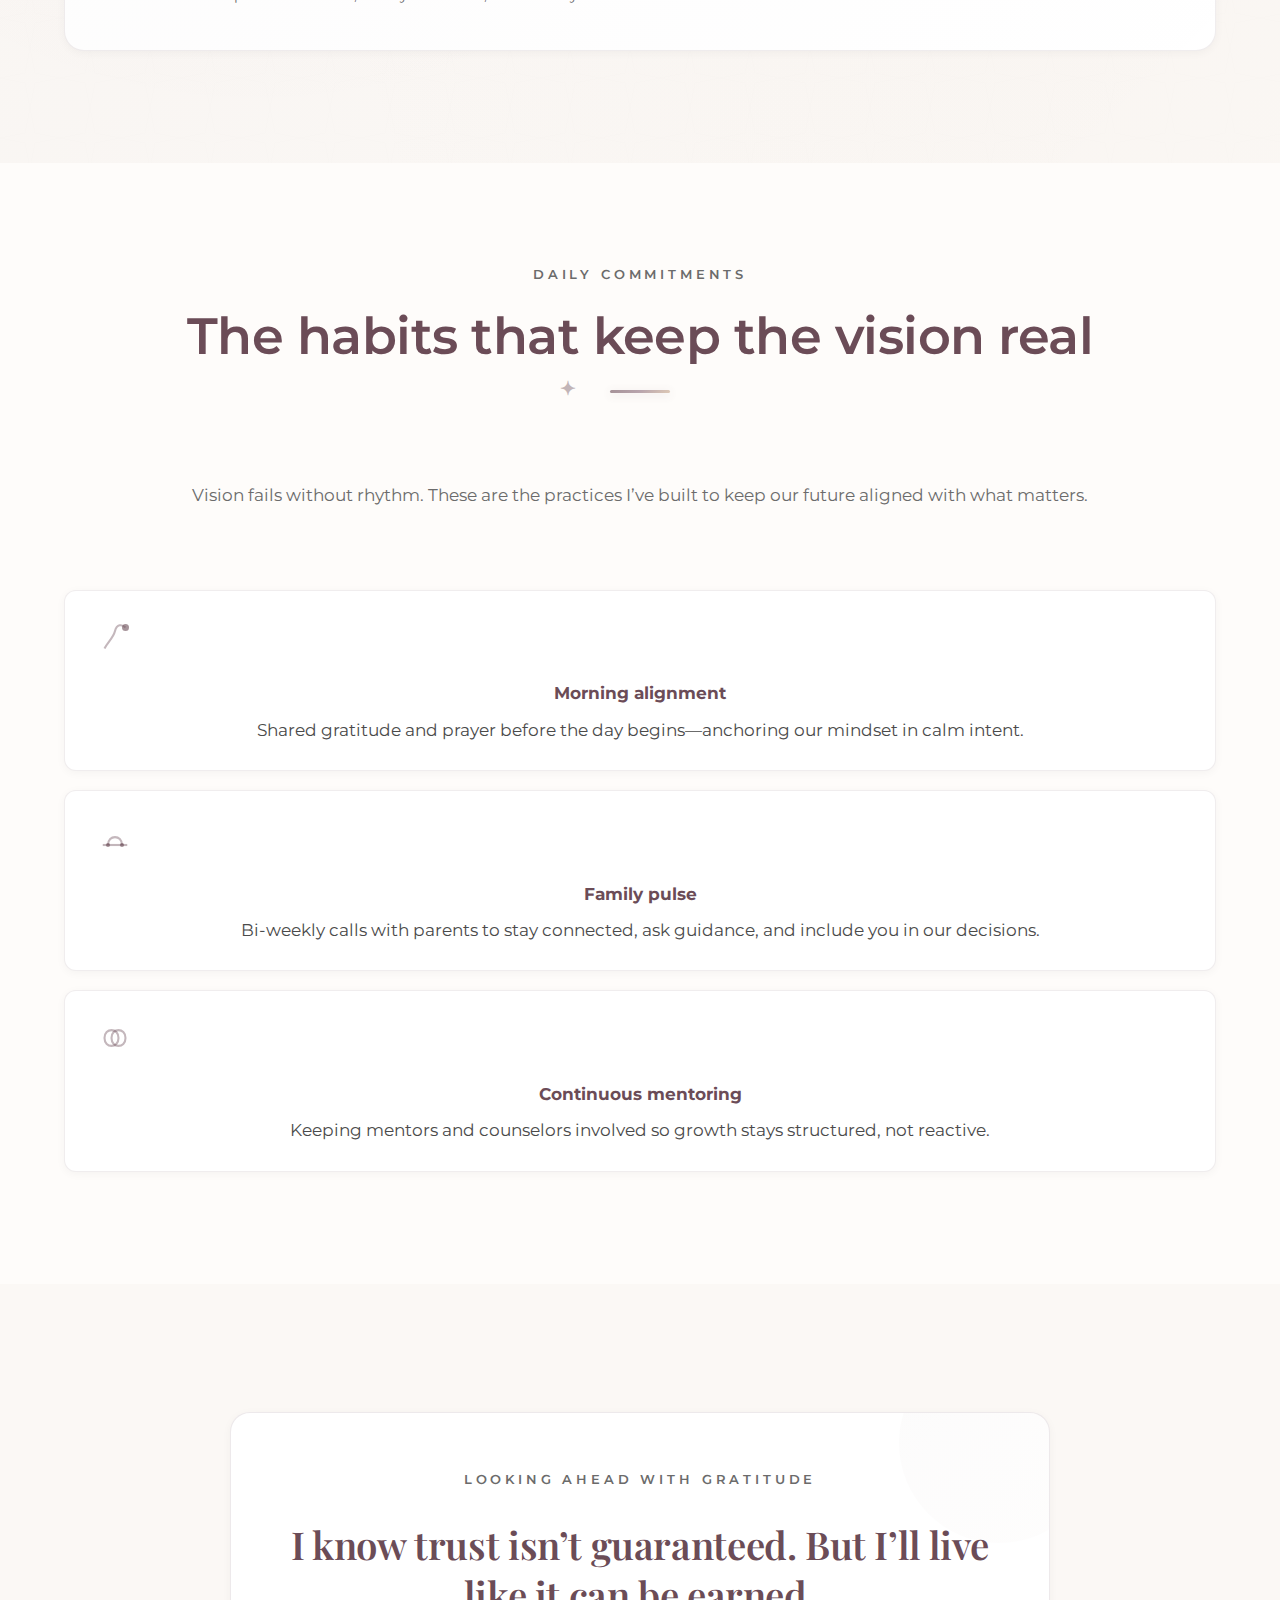
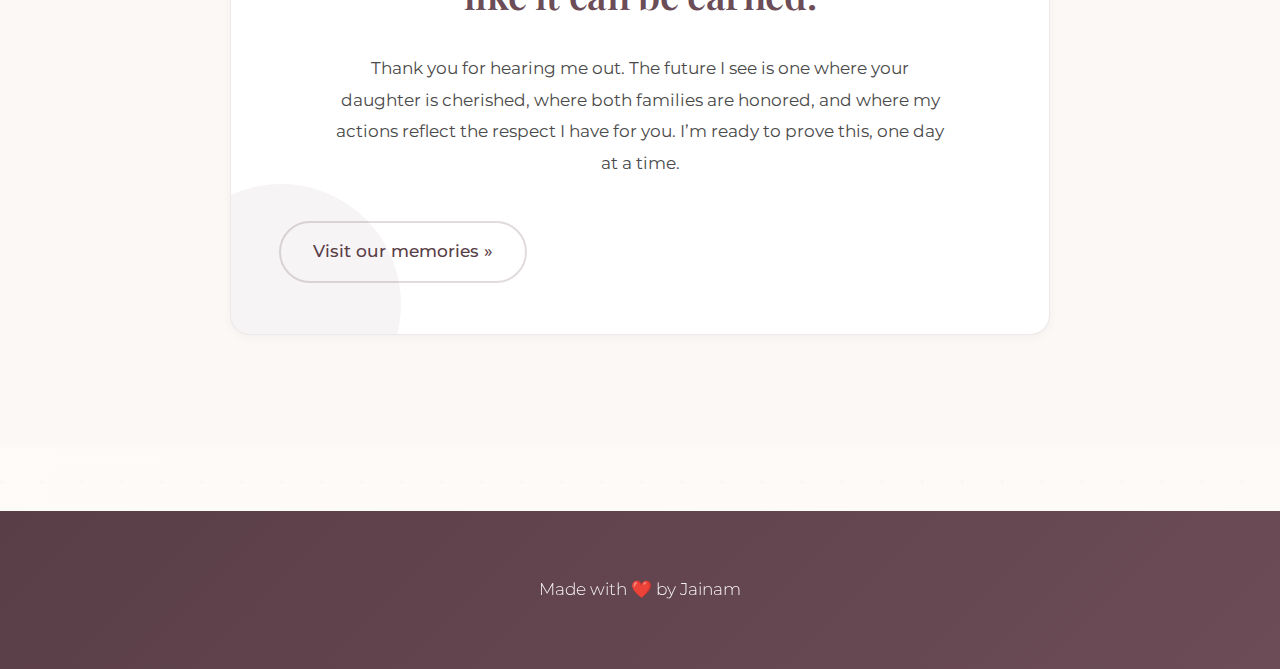
<file: vision-forward/index.html>
<!DOCTYPE html>
<html lang="en">
<head>
    <meta charset="UTF-8">
    <meta name="viewport" content="width=device-width, initial-scale=1.0">
    <meta name="robots" content="noindex, nofollow">
    <meta name="googlebot" content="noindex, nofollow">
    <title>Vision Forward | The Future I Want to Build</title>
    <link rel="stylesheet" href="../styles.css">
    <link rel="preconnect" href="https://fonts.googleapis.com">
    <link rel="preconnect" href="https://fonts.gstatic.com" crossorigin>
    <link href="https://fonts.googleapis.com/css2?family=Montserrat:wght@300;400;500;600;700&display=swap" rel="stylesheet">
    <link href="https://fonts.googleapis.com/css2?family=Playfair+Display:ital,wght@0,400;0,600;1,500&display=swap" rel="stylesheet">
</head>
<body>
    <!-- Navigation -->
    <nav class="navbar">
        <div class="container">
            <div class="nav-brand"><a href="/">Kothari-Gandhi Family</a></div>
            <ul class="nav-menu">
                <li><a href="/">Home</a></li>
                <li><a href="/express-and-promise">Express & Promise</a></li>
                <li><a href="/who-i-am-today">Who I Am</a></li>
                <li><a href="/our-journey">Our Journey</a></li>
                <li><a href="/what-ive-learned">What I've Learned</a></li>
                <li><a href="/what-she-means">What She Means</a></li>
                <li><a href="/vision-forward">Vision Forward</a></li>
                <li><a href="/memories">Memories</a></li>
            </ul>
            <button class="menu-toggle" aria-label="Toggle menu">
                <span></span>
                <span></span>
                <span></span>
            </button>
        </div>
    </nav>

    <!-- Inline SVG Icons -->
    <svg xmlns="http://www.w3.org/2000/svg" style="display:none">
        <symbol id="icon-horizon" viewBox="0 0 120 120">
            <path d="M20 80 Q60 40 100 80" stroke="currentColor" stroke-width="6" fill="none" stroke-linecap="round" opacity="0.5"/>
            <circle cx="60" cy="55" r="18" fill="currentColor" opacity="0.4"/>
            <path d="M20 90 L100 90" stroke="currentColor" stroke-width="4" opacity="0.3"/>
        </symbol>
        <symbol id="icon-compass-star" viewBox="0 0 120 120">
            <circle cx="60" cy="60" r="42" fill="none" stroke="currentColor" stroke-width="5" opacity="0.45"/>
            <path d="M60 20 L70 50 L100 60 L70 70 L60 100 L50 70 L20 60 L50 50 Z" fill="currentColor" opacity="0.4"/>
        </symbol>
        <symbol id="icon-home-heart" viewBox="0 0 120 120">
            <path d="M25 55 L60 25 L95 55 L95 92 C95 95 92 98 89 98 L31 98 C28 98 25 95 25 92 Z" fill="none" stroke="currentColor" stroke-width="5" opacity="0.5"/>
            <path d="M60 45 C50 45 45 55 50 62 C55 70 60 75 60 75 C60 75 65 70 70 62 C75 55 70 45 60 45 Z" fill="currentColor" opacity="0.4"/>
        </symbol>
        <symbol id="icon-calendar" viewBox="0 0 120 120">
            <rect x="25" y="35" width="70" height="55" rx="8" fill="none" stroke="currentColor" stroke-width="5" opacity="0.5"/>
            <path d="M25 50 L95 50" stroke="currentColor" stroke-width="5" opacity="0.4"/>
            <circle cx="45" cy="65" r="8" fill="currentColor" opacity="0.5"/>
            <circle cx="75" cy="80" r="8" fill="currentColor" opacity="0.35"/>
        </symbol>
        <symbol id="icon-bridge" viewBox="0 0 120 120">
            <path d="M25 80 L95 80" stroke="currentColor" stroke-width="6" opacity="0.4"/>
            <path d="M40 80 C40 50 80 50 80 80" stroke="currentColor" stroke-width="6" fill="none" opacity="0.4"/>
            <circle cx="40" cy="80" r="6" fill="currentColor" opacity="0.6"/>
            <circle cx="80" cy="80" r="6" fill="currentColor" opacity="0.6"/>
        </symbol>
        <symbol id="icon-lantern-path" viewBox="0 0 120 120">
            <path d="M30 90 C40 70 55 60 60 40 C65 20 80 20 90 30" fill="none" stroke="currentColor" stroke-width="6" opacity="0.4"/>
            <circle cx="90" cy="30" r="10" fill="currentColor" opacity="0.6"/>
        </symbol>
        <symbol id="icon-infinity" viewBox="0 0 120 120">
            <path d="M30 60 C30 30 70 30 70 60 C70 90 30 90 30 60 Z" fill="none" stroke="currentColor" stroke-width="6" opacity="0.4"/>
            <path d="M50 60 C50 30 90 30 90 60 C90 90 50 90 50 60 Z" fill="none" stroke="currentColor" stroke-width="6" opacity="0.4"/>
        </symbol>
    </svg>

    <!-- Page Header -->
    <section class="page-hero vision-hero">
        <div class="vision-hero-shape vision-hero-shape-1"></div>
        <div class="vision-hero-shape vision-hero-shape-2"></div>
        <div class="vision-hero-shape vision-hero-shape-3"></div>
        <div class="container">
            <div class="vision-hero-content">
                <div class="vision-hero-text">
                    <span class="hero-pill">Future in motion</span>
                    <h1 class="page-title">Vision Forward</h1>
                    <p class="page-subtitle">This is the life I’m building—steady, thoughtful, and anchored in the values your daughter carries. Every plan here is fueled by consistent action, not grand promises.</p>
                    <div class="vision-highlights">
                        <div class="vision-highlight">
                            <span class="highlight-label">Foundation</span>
                            <strong>Trust rebuilt daily</strong>
                        </div>
                        <div class="vision-highlight">
                            <span class="highlight-label">Focus</span>
                            <strong>Family-first choices</strong>
                        </div>
                        <div class="vision-highlight">
                            <span class="highlight-label">Horizon</span>
                            <strong>Shared legacy</strong>
                        </div>
                    </div>
                </div>
                <div class="vision-hero-illustration">
                    <div class="vision-orbit vision-orbit-1"></div>
                    <div class="vision-orbit vision-orbit-2"></div>
                    <div class="vision-orbit vision-orbit-3"></div>
                    <div class="vision-core-card">
                        <svg class="vision-core-icon"><use href="#icon-horizon"></use></svg>
                        <p>“A future worth building is one you live like it’s already here.”</p>
                        <span>That’s how I show up today.</span>
                    </div>
                </div>
            </div>
        </div>
    </section>

    <section class="section vision-intro section-alt">
        <div class="container">
            <div class="vision-intro-grid">
                <div class="vision-intro-text">
                    <span class="eyebrow">Why this future matters</span>
                    <h2 class="section-title">A home built on steady love and shared values</h2>
                    <p class="section-intro">My vision isn’t abstract—it’s a daily practice. Each step is designed to make sure she feels safe, proud, and supported, and that your trust in me is rebuilt through actions you can see.</p>
                </div>
                <div class="vision-intro-card">
                    <svg class="intro-icon"><use href="#icon-compass-star"></use></svg>
                    <p>“If we want a future worth remembering, we have to live it with intention today.”</p>
                    <span>This guides how I plan, save, and show up.</span>
                </div>
            </div>
        </div>
    </section>

    <section class="section vision-pillars">
        <div class="container">
            <div class="pillars-header">
                <span class="eyebrow">Pillars of our future</span>
                <h2 class="section-title">What we protect as we move forward</h2>
                <p class="section-intro">These aren’t promises written in hopes—they’re commitments already in motion, making sure we build a life that honors her, honors you, and honors the family we’ll someday raise.</p>
            </div>
            <div class="vision-pillars-grid">
                <article class="vision-pillar">
                    <svg class="pillar-icon"><use href="#icon-home-heart"></use></svg>
                    <h3>Secure, peaceful home</h3>
                    <p>Emotional safety comes first. We invest in calm routines, respectful conversations, and a space where everyone can breathe easy.</p>
                    <ul>
                        <li>Weekly family check-ins to align schedules and support.</li>
                        <li>No unresolved disagreements—we close them with care.</li>
                    </ul>
                </article>
                <article class="vision-pillar">
                    <svg class="pillar-icon"><use href="#icon-calendar"></use></svg>
                    <h3>Intentional planning</h3>
                    <p>Our finances, careers, and milestones are mapped out together. Stability lets us dream bigger without fear.</p>
                    <ul>
                        <li>Shared budgeting with transparent updates each month.</li>
                        <li>Quarterly planning devoted to family goals and traditions.</li>
                    </ul>
                </article>
                <article class="vision-pillar">
                    <svg class="pillar-icon"><use href="#icon-bridge"></use></svg>
                    <h3>Families united</h3>
                    <p>We bridge both families’ values. Every major choice honors the legacy you built in her.</p>
                    <ul>
                        <li>Rotating family gatherings hosted with intention.</li>
                        <li>Celebrating both family traditions equally.</li>
                    </ul>
                </article>
            </div>
        </div>
    </section>

    <section class="section vision-roadmap section-alt">
        <div class="container">
            <div class="roadmap-header">
                <span class="eyebrow">How we get there</span>
                <h2 class="section-title">A roadmap with milestones we can measure</h2>
            </div>
            <div class="roadmap-grid">
                <div class="roadmap-card">
                    <div class="roadmap-year">2025</div>
                    <h3>Rebuilding trust</h3>
                    <p>Proving change through presence: consistent conversations with you, continued growth work, and calm, respectful partnership you can witness.</p>
                    <div class="roadmap-footnote">Action: monthly updates, therapy milestones, shared plans.</div>
                </div>
                <div class="roadmap-card">
                    <div class="roadmap-year">2026</div>
                    <h3>Building our foundation</h3>
                    <p>Strengthening financial stability, setting up our home, and establishing routines that make everyday life peaceful and prepared.</p>
                    <div class="roadmap-footnote">Action: joint savings targets, home planning, shared calendar.</div>
                </div>
                <div class="roadmap-card">
                    <div class="roadmap-year">2027 & beyond</div>
                    <h3>Legacy in motion</h3>
                    <p>Expanding our family with intention—mentoring, giving back, and making sure our children inherit the values you taught her.</p>
                    <div class="roadmap-footnote">Action: mentorship commitments, family traditions, community service.</div>
                </div>
            </div>
        </div>
    </section>

    <section class="section vision-commitments">
        <div class="container">
            <div class="commitments-layout">
                <div class="commitments-text">
                    <span class="eyebrow">Daily commitments</span>
                    <h2 class="section-title">The habits that keep the vision real</h2>
                    <p class="section-intro">Vision fails without rhythm. These are the practices I’ve built to keep our future aligned with what matters.</p>
                </div>
                <div class="commitments-cards">
                    <div class="commitment-item">
                        <svg><use href="#icon-lantern-path"></use></svg>
                        <div>
                            <strong>Morning alignment</strong>
                            <p>Shared gratitude and prayer before the day begins—anchoring our mindset in calm intent.</p>
                        </div>
                    </div>
                    <div class="commitment-item">
                        <svg><use href="#icon-bridge"></use></svg>
                        <div>
                            <strong>Family pulse</strong>
                            <p>Bi-weekly calls with parents to stay connected, ask guidance, and include you in our decisions.</p>
                        </div>
                    </div>
                    <div class="commitment-item">
                        <svg><use href="#icon-infinity"></use></svg>
                        <div>
                            <strong>Continuous mentoring</strong>
                            <p>Keeping mentors and counselors involved so growth stays structured, not reactive.</p>
                        </div>
                    </div>
                </div>
            </div>
        </div>
    </section>

    <section class="section vision-closing">
        <div class="container">
            <div class="vision-closing-card">
                <div class="closing-header">
                    <span class="eyebrow">Looking ahead with gratitude</span>
                    <h2>I know trust isn’t guaranteed. But I’ll live like it can be earned.</h2>
                </div>
                <p class="closing-text">Thank you for hearing me out. The future I see is one where your daughter is cherished, where both families are honored, and where my actions reflect the respect I have for you. I’m ready to prove this, one day at a time.</p>
                <div class="closing-footer">
                    <a class="btn-secondary subtle" href="/memories">Visit our memories »</a>
                </div>
            </div>
        </div>
    </section>

    <!-- Footer -->
    <footer class="footer">
        <div class="container">
            <p>Made with ❤️ by Jainam</p>
        </div>
    </footer>

    <script src="../script.js"></script>
</body>
</html>
</file>
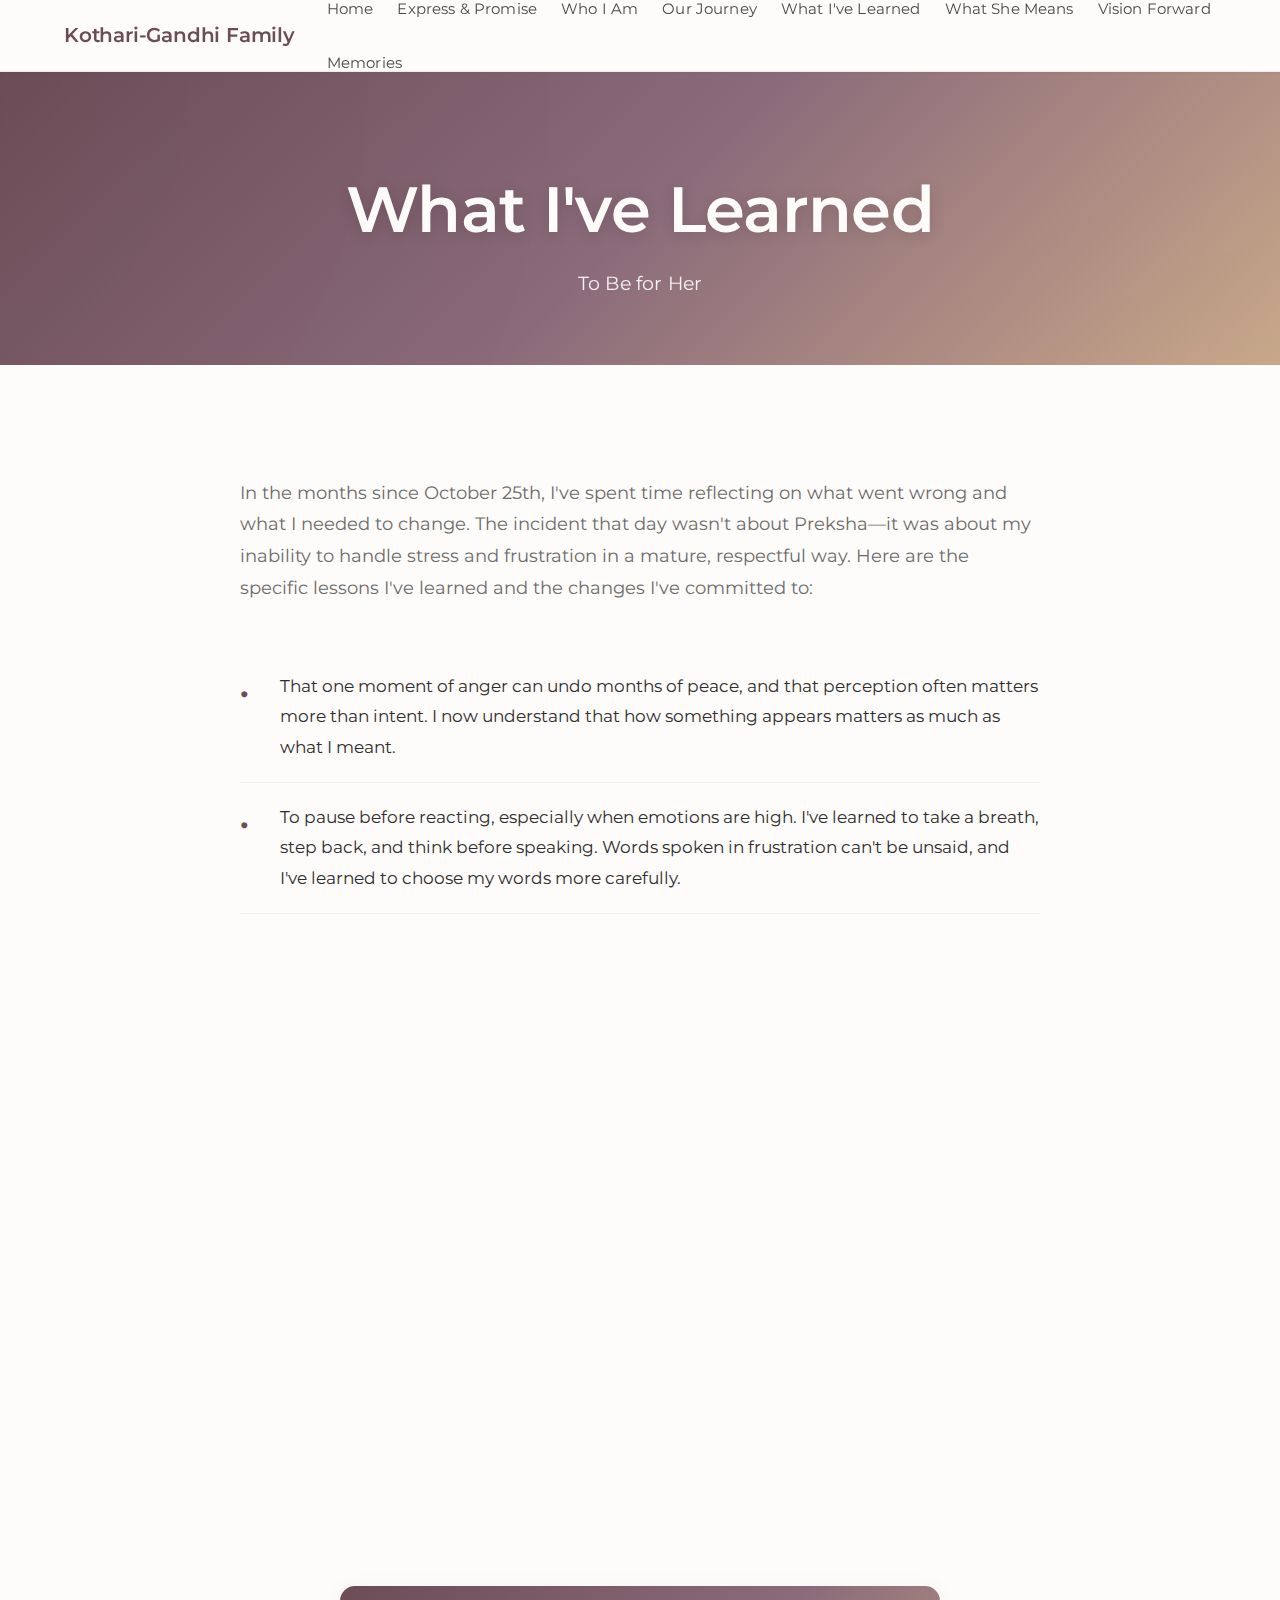
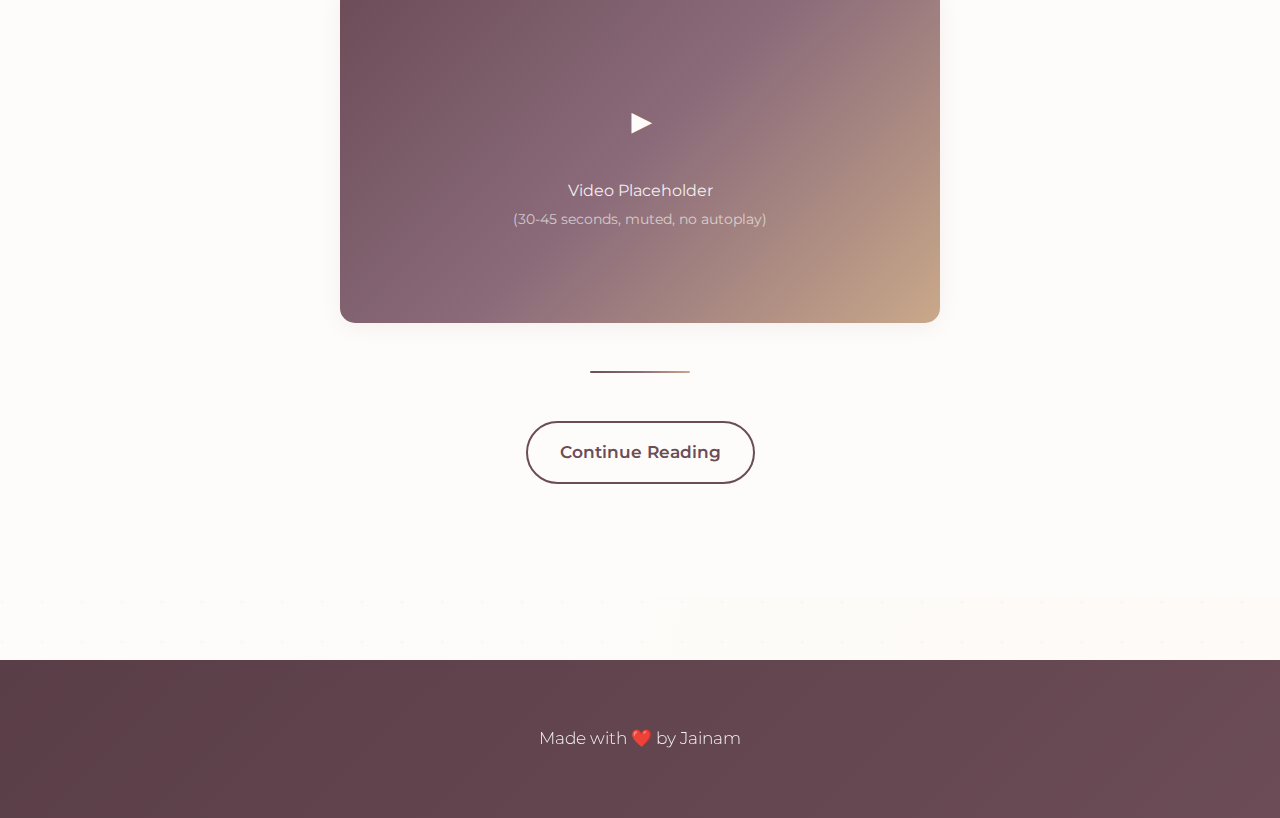
<file: what-ive-learned/index.html>
<!DOCTYPE html>
<html lang="en">
<head>
    <meta charset="UTF-8">
    <meta name="viewport" content="width=device-width, initial-scale=1.0">
    <meta name="robots" content="noindex, nofollow">
    <meta name="googlebot" content="noindex, nofollow">
    <title>What I've Learned | To Be for Her</title>
    <link rel="stylesheet" href="../styles.css">
    <link rel="preconnect" href="https://fonts.googleapis.com">
    <link rel="preconnect" href="https://fonts.gstatic.com" crossorigin>
    <link href="https://fonts.googleapis.com/css2?family=Montserrat:wght@300;400;500;600;700&display=swap" rel="stylesheet">
</head>
<body>
    <!-- Navigation -->
    <nav class="navbar">
        <div class="container">
            <div class="nav-brand"><a href="/">Kothari-Gandhi Family</a></div>
            <ul class="nav-menu">
                <li><a href="/">Home</a></li>
                <li><a href="/express-and-promise">Express & Promise</a></li>
                <li><a href="/who-i-am-today">Who I Am</a></li>
                <li><a href="/our-journey">Our Journey</a></li>
                <li><a href="/what-ive-learned">What I've Learned</a></li>
                <li><a href="/what-she-means">What She Means</a></li>
                <li><a href="/vision-forward">Vision Forward</a></li>
                <li><a href="/memories">Memories</a></li>
            </ul>
            <button class="menu-toggle" aria-label="Toggle menu">
                <span></span>
                <span></span>
                <span></span>
            </button>
        </div>
    </nav>

    <!-- Page Header -->
    <section class="page-hero">
        <div class="container">
            <h1 class="page-title">What I've Learned</h1>
            <p class="page-subtitle">To Be for Her</p>
        </div>
    </section>

    <!-- Content -->
    <section class="section">
        <div class="container">
            <div class="learned-content">
                <div class="learned-intro">
                    <p>In the months since October 25th, I've spent time reflecting on what went wrong and what I needed to change. The incident that day wasn't about Preksha—it was about my inability to handle stress and frustration in a mature, respectful way. Here are the specific lessons I've learned and the changes I've committed to:</p>
                </div>

                <ul class="learned-list">
                    <li>That one moment of anger can undo months of peace, and that perception often matters more than intent. I now understand that how something appears matters as much as what I meant.</li>
                    <li>To pause before reacting, especially when emotions are high. I've learned to take a breath, step back, and think before speaking. Words spoken in frustration can't be unsaid, and I've learned to choose my words more carefully.</li>
                    <li>That respect isn't just shown in good times—it's most important during disagreements. True respect is demonstrated when things are difficult, not when everything is easy.</li>
                    <li>To listen not just to respond, but to understand. Her feelings matter more than being right. I've learned that winning an argument means losing trust, and I choose trust over being right.</li>
                    <li>That family deserves to see the best version of me, not the version that emerges under stress. I've learned to manage my stress and emotions so that my behavior remains consistent, regardless of circumstances.</li>
                    <li>To communicate with calm and clarity, even when I'm exhausted or frustrated. I've practiced techniques for managing difficult conversations and maintaining respect even when emotions run high.</li>
                    <li>That growth isn't about perfection—it's about recognizing mistakes, committing to change, and demonstrating that commitment consistently. I'm not perfect, but I'm committed to being better every day.</li>
                </ul>

                <div class="video-placeholder">
                    <div class="video-container">
                        <div class="video-placeholder-content">
                            <span class="play-icon">▶</span>
                            <p>Video Placeholder<br><small>(30-45 seconds, muted, no autoplay)</small></p>
                        </div>
                    </div>
                </div>

                <div class="divider-subtle"></div>

                <div class="cta-next">
                    <a href="/what-she-means" class="btn-secondary">Continue Reading</a>
                </div>
            </div>
        </div>
    </section>

    <!-- Footer -->
    <footer class="footer">
        <div class="container">
            <p>Made with ❤️ by Jainam</p>
        </div>
    </footer>

    <script src="../script.js"></script>
</body>
</html>
</file>
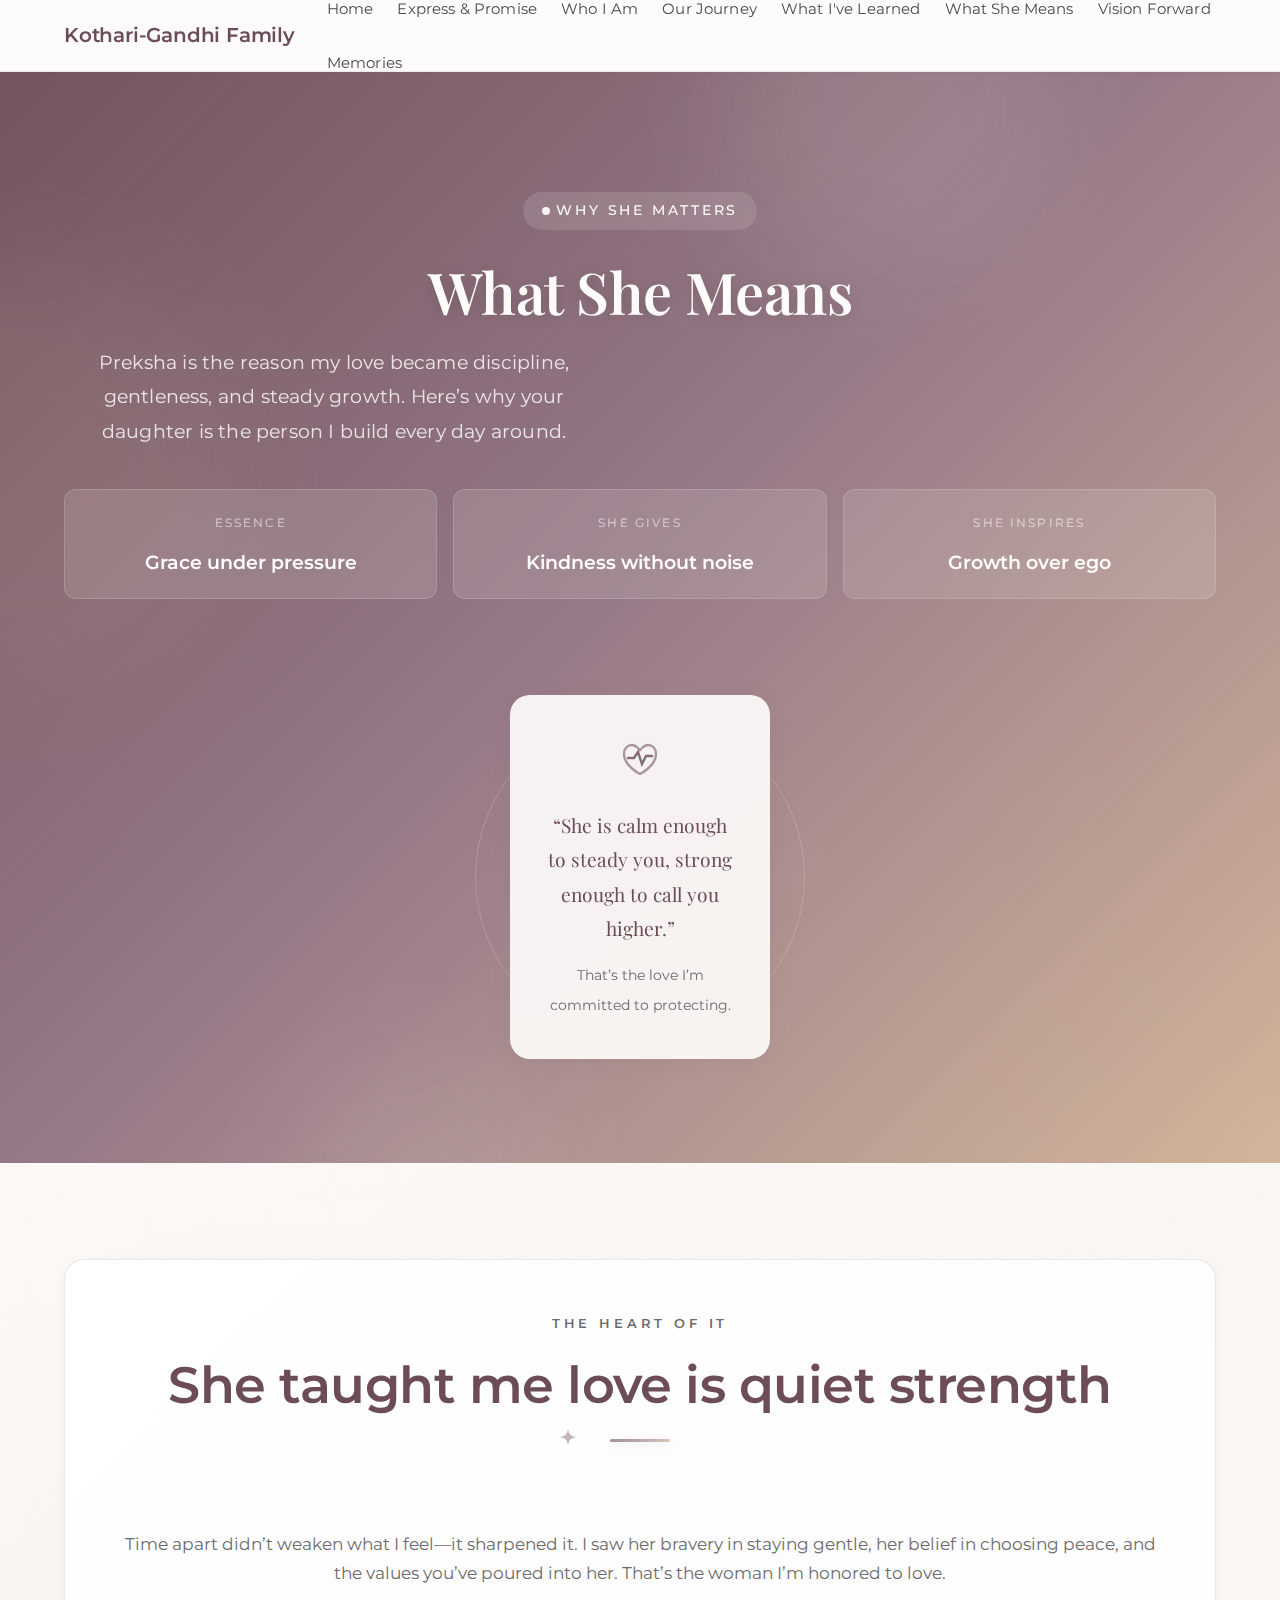
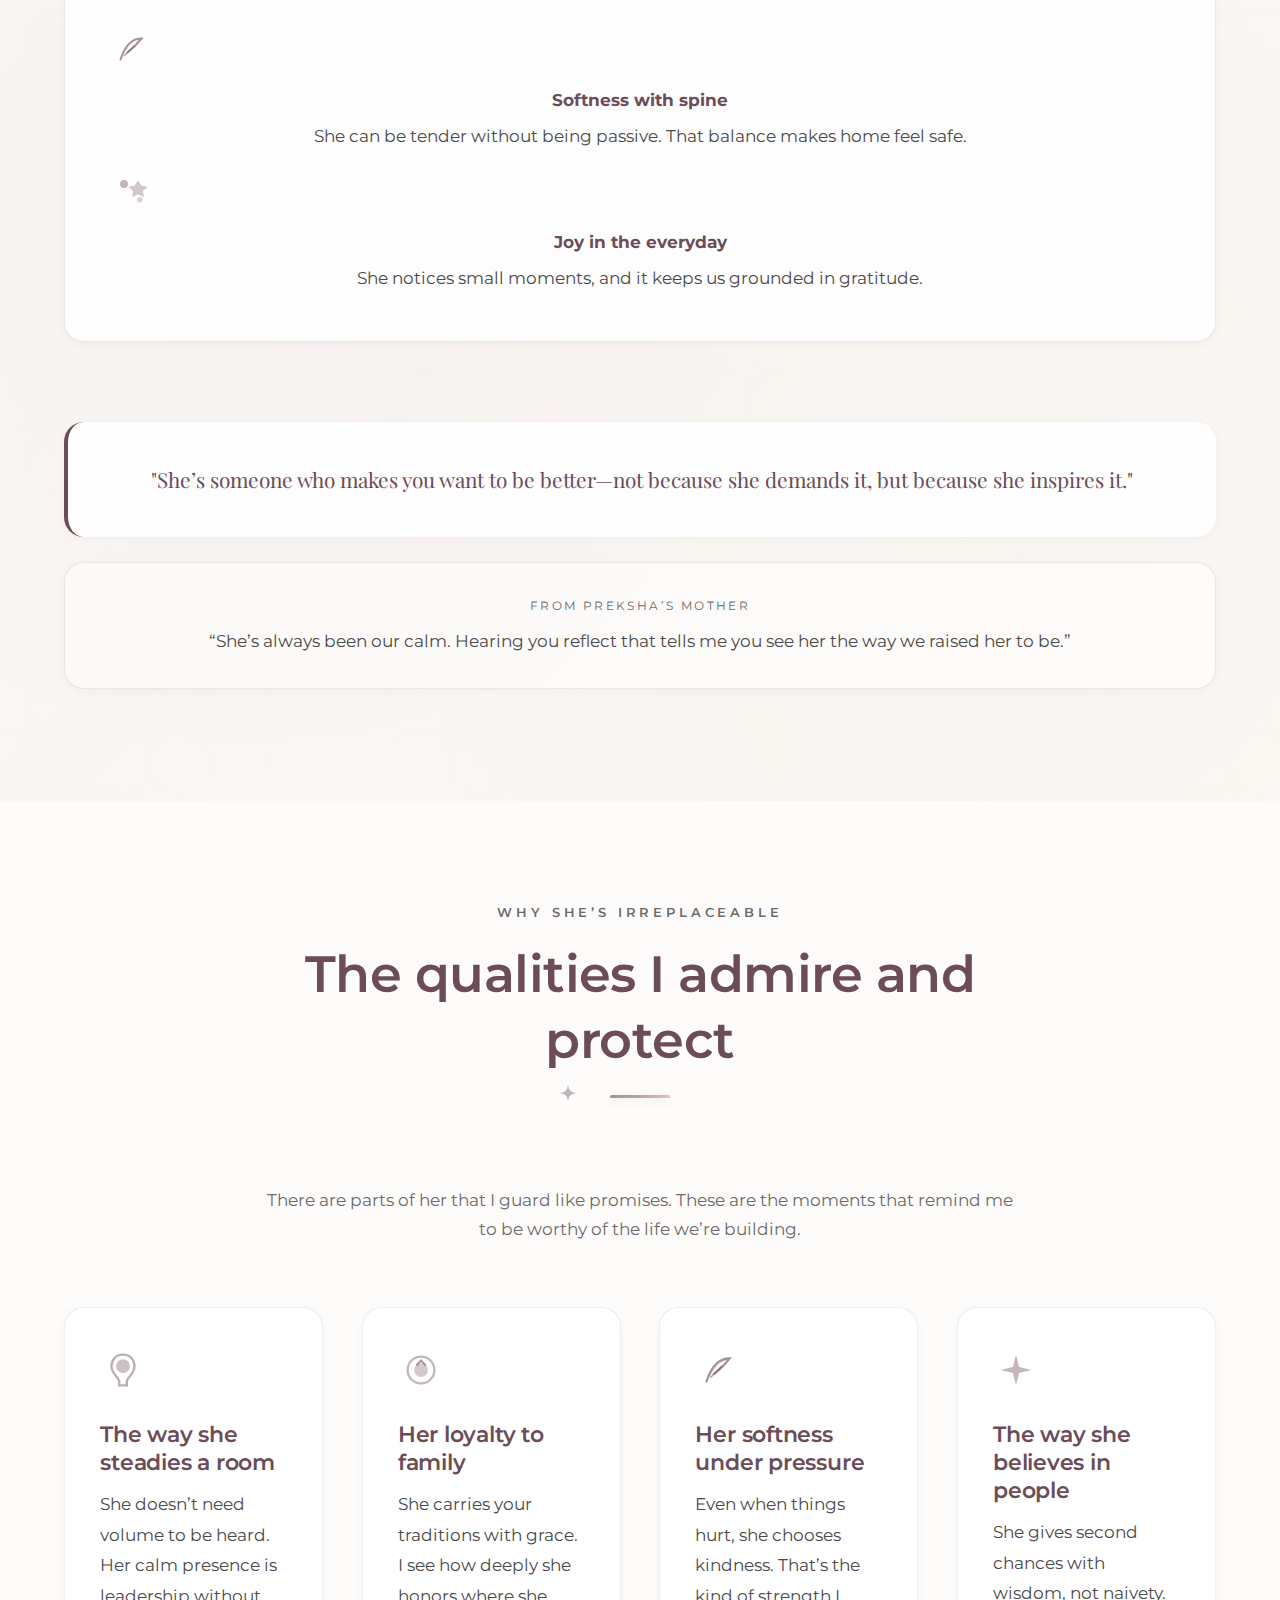
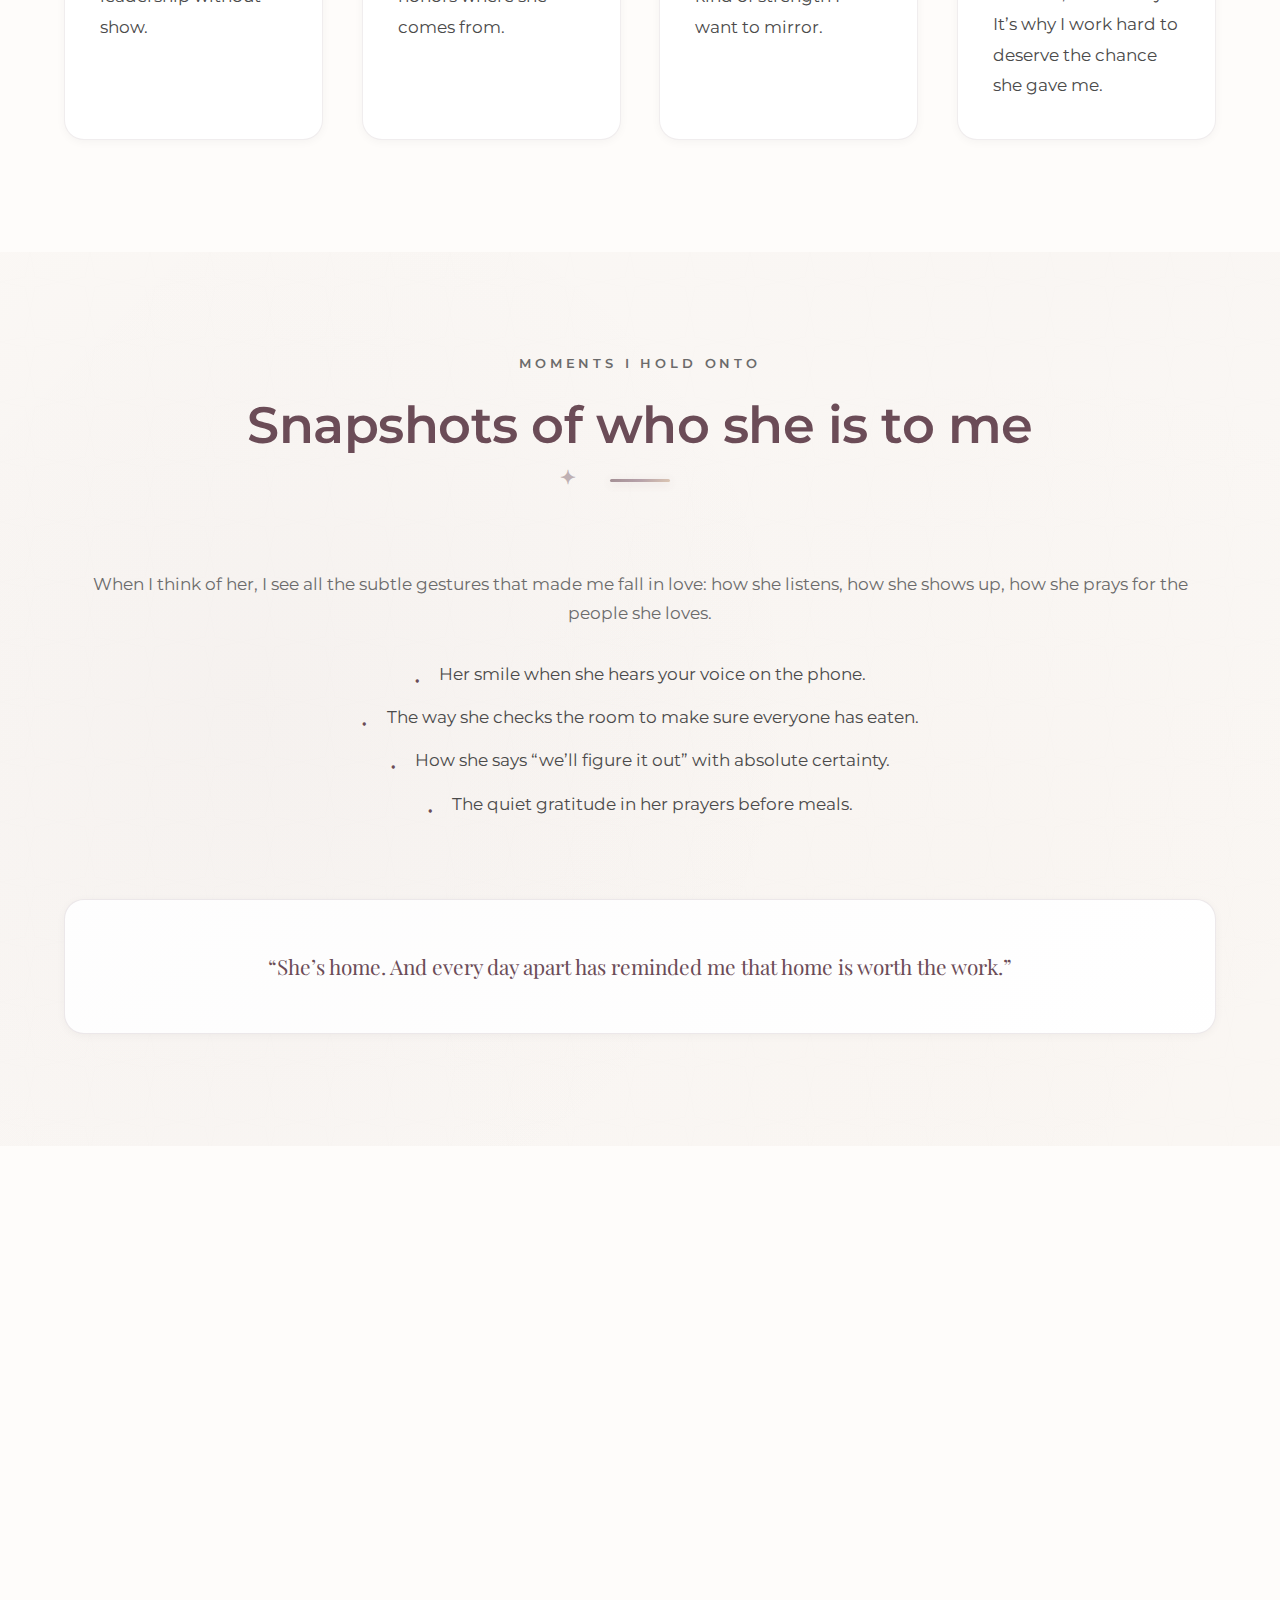
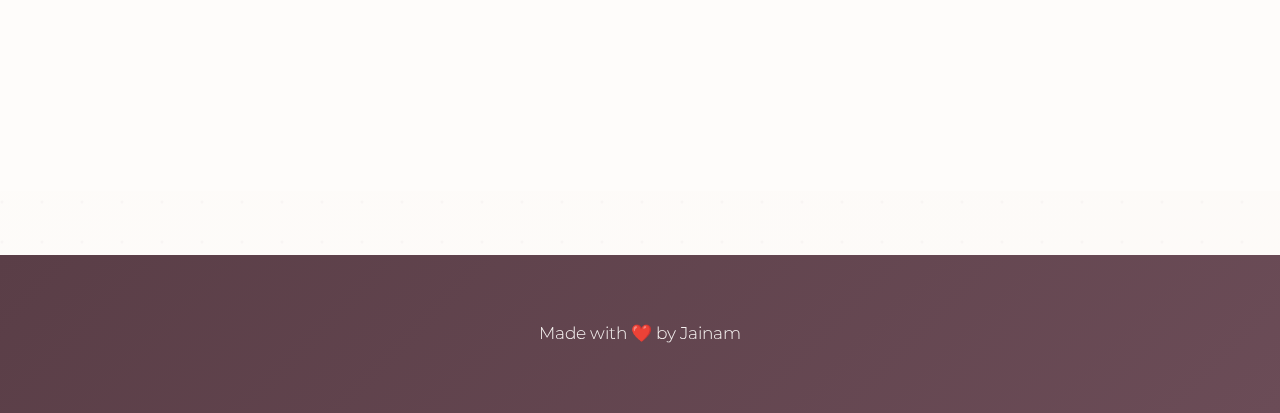
<file: what-she-means/index.html>
<!DOCTYPE html>
<html lang="en">
<head>
    <meta charset="UTF-8">
    <meta name="viewport" content="width=device-width, initial-scale=1.0">
    <meta name="robots" content="noindex, nofollow">
    <meta name="googlebot" content="noindex, nofollow">
    <title>What She Means | To Me</title>
    <link rel="stylesheet" href="../styles.css">
    <link rel="preconnect" href="https://fonts.googleapis.com">
    <link rel="preconnect" href="https://fonts.gstatic.com" crossorigin>
    <link href="https://fonts.googleapis.com/css2?family=Montserrat:wght@300;400;500;600;700&display=swap" rel="stylesheet">
    <link href="https://fonts.googleapis.com/css2?family=Playfair+Display:ital,wght@0,400;0,600;1,500&display=swap" rel="stylesheet">
</head>
<body>
    <!-- Navigation -->
    <nav class="navbar">
        <div class="container">
            <div class="nav-brand"><a href="/">Kothari-Gandhi Family</a></div>
            <ul class="nav-menu">
                <li><a href="/">Home</a></li>
                <li><a href="/express-and-promise">Express & Promise</a></li>
                <li><a href="/who-i-am-today">Who I Am</a></li>
                <li><a href="/our-journey">Our Journey</a></li>
                <li><a href="/what-ive-learned">What I've Learned</a></li>
                <li><a href="/what-she-means">What She Means</a></li>
                <li><a href="/vision-forward">Vision Forward</a></li>
                <li><a href="/memories">Memories</a></li>
            </ul>
            <button class="menu-toggle" aria-label="Toggle menu">
                <span></span>
                <span></span>
                <span></span>
            </button>
        </div>
    </nav>

    <!-- Inline SVG Icons -->
    <svg xmlns="http://www.w3.org/2000/svg" style="display:none">
        <symbol id="icon-heartline" viewBox="0 0 120 120">
            <path d="M20 50 C20 30 40 20 55 35 L60 40 L65 35 C80 20 100 30 100 50 C100 80 60 100 60 100 C60 100 20 80 20 50 Z" fill="none" stroke="currentColor" stroke-width="6" opacity="0.55"/>
            <path d="M30 60 L45 60 L55 45 L65 75 L75 55 L90 55" stroke="currentColor" stroke-width="6" fill="none" stroke-linecap="round" opacity="0.8"/>
        </symbol>
        <symbol id="icon-feather" viewBox="0 0 120 120">
            <path d="M30 90 Q50 30 90 30 Q70 55 50 70" fill="none" stroke="currentColor" stroke-width="6" stroke-linecap="round" opacity="0.6"/>
            <path d="M40 80 L70 50" stroke="currentColor" stroke-width="4" opacity="0.5"/>
        </symbol>
        <symbol id="icon-starfield" viewBox="0 0 120 120">
            <circle cx="40" cy="40" r="12" fill="currentColor" opacity="0.4"/>
            <path d="M80 30 L90 45 L108 48 L94 60 L97 78 L80 70 L63 78 L66 60 L52 48 L70 45 Z" fill="currentColor" opacity="0.3"/>
            <circle cx="85" cy="85" r="8" fill="currentColor" opacity="0.25"/>
        </symbol>
        <symbol id="icon-light" viewBox="0 0 120 120">
            <path d="M60 20 C40 20 30 35 30 50 C30 70 50 80 50 90 L50 100 L70 100 L70 90 C70 80 90 70 90 50 C90 35 80 20 60 20 Z" fill="none" stroke="currentColor" stroke-width="6" opacity="0.45"/>
            <circle cx="60" cy="50" r="18" fill="currentColor" opacity="0.35"/>
        </symbol>
        <symbol id="icon-ring" viewBox="0 0 120 120">
            <circle cx="60" cy="60" r="35" fill="none" stroke="currentColor" stroke-width="6" opacity="0.4"/>
            <path d="M48 48 L60 35 L72 48" stroke="currentColor" stroke-width="5" fill="none" opacity="0.6"/>
            <circle cx="60" cy="60" r="18" fill="currentColor" opacity="0.3"/>
        </symbol>
        <symbol id="icon-spark" viewBox="0 0 120 120">
            <path d="M60 20 L68 52 L100 60 L68 68 L60 100 L52 68 L20 60 L52 52 Z" fill="currentColor" opacity="0.4"/>
        </symbol>
    </svg>

    <!-- Page Header -->
    <section class="page-hero she-hero">
        <div class="she-hero-shape she-hero-shape-1"></div>
        <div class="she-hero-shape she-hero-shape-2"></div>
        <div class="she-hero-shape she-hero-shape-3"></div>
        <div class="container">
            <div class="she-hero-content">
                <div class="she-hero-text">
                    <span class="hero-pill">Why she matters</span>
                    <h1 class="page-title">What She Means</h1>
                    <p class="page-subtitle">Preksha is the reason my love became discipline, gentleness, and steady growth. Here’s why your daughter is the person I build every day around.</p>
                    <div class="she-highlights">
                        <div class="she-highlight">
                            <span class="highlight-label">Essence</span>
                            <strong>Grace under pressure</strong>
                        </div>
                        <div class="she-highlight">
                            <span class="highlight-label">She gives</span>
                            <strong>Kindness without noise</strong>
                        </div>
                        <div class="she-highlight">
                            <span class="highlight-label">She inspires</span>
                            <strong>Growth over ego</strong>
                        </div>
                    </div>
                </div>
                <div class="she-hero-illustration">
                    <div class="she-orbit she-orbit-1"></div>
                    <div class="she-orbit she-orbit-2"></div>
                    <div class="she-orbit she-orbit-3"></div>
                    <div class="she-core-card">
                        <svg class="she-core-icon"><use href="#icon-heartline"></use></svg>
                        <p>“She is calm enough to steady you, strong enough to call you higher.”</p>
                        <span>That’s the love I’m committed to protecting.</span>
                    </div>
                </div>
            </div>
        </div>
    </section>

    <section class="section she-story section-alt">
        <div class="container">
            <div class="she-story-grid">
                <div class="story-card">
                    <span class="eyebrow">The heart of it</span>
                    <h2 class="section-title">She taught me love is quiet strength</h2>
                    <p class="section-intro">Time apart didn’t weaken what I feel—it sharpened it. I saw her bravery in staying gentle, her belief in choosing peace, and the values you’ve poured into her. That’s the woman I’m honored to love.</p>
                    <div class="story-highlights">
                        <div class="story-highlight">
                            <svg><use href="#icon-feather"></use></svg>
                            <div>
                                <strong>Softness with spine</strong>
                                <p>She can be tender without being passive. That balance makes home feel safe.</p>
                            </div>
                        </div>
                        <div class="story-highlight">
                            <svg><use href="#icon-starfield"></use></svg>
                            <div>
                                <strong>Joy in the everyday</strong>
                                <p>She notices small moments, and it keeps us grounded in gratitude.</p>
                            </div>
                        </div>
                    </div>
                </div>
                <aside class="story-aside">
                    <div class="story-quote">
                        <p>"She’s someone who makes you want to be better—not because she demands it, but because she inspires it."</p>
                    </div>
                    <div class="story-note">
                        <span>From Preksha’s mother</span>
                        <p>“She’s always been our calm. Hearing you reflect that tells me you see her the way we raised her to be.”</p>
                    </div>
                </aside>
            </div>
        </div>
    </section>

    <section class="section she-qualities">
        <div class="container">
            <div class="qualities-header">
                <span class="eyebrow">Why she’s irreplaceable</span>
                <h2 class="section-title">The qualities I admire and protect</h2>
                <p class="section-intro">There are parts of her that I guard like promises. These are the moments that remind me to be worthy of the life we’re building.</p>
            </div>
            <div class="qualities-grid">
                <div class="quality-card">
                    <svg class="quality-icon"><use href="#icon-light"></use></svg>
                    <h3>The way she steadies a room</h3>
                    <p>She doesn’t need volume to be heard. Her calm presence is leadership without show.</p>
                </div>
                <div class="quality-card">
                    <svg class="quality-icon"><use href="#icon-ring"></use></svg>
                    <h3>Her loyalty to family</h3>
                    <p>She carries your traditions with grace. I see how deeply she honors where she comes from.</p>
                </div>
                <div class="quality-card">
                    <svg class="quality-icon"><use href="#icon-feather"></use></svg>
                    <h3>Her softness under pressure</h3>
                    <p>Even when things hurt, she chooses kindness. That’s the kind of strength I want to mirror.</p>
                </div>
                <div class="quality-card">
                    <svg class="quality-icon"><use href="#icon-spark"></use></svg>
                    <h3>The way she believes in people</h3>
                    <p>She gives second chances with wisdom, not naivety. It’s why I work hard to deserve the chance she gave me.</p>
                </div>
            </div>
        </div>
    </section>

    <section class="section she-memory section-alt">
        <div class="container">
            <div class="memory-layout">
                <div class="memory-text">
                    <span class="eyebrow">Moments I hold onto</span>
                    <h2 class="section-title">Snapshots of who she is to me</h2>
                    <p class="section-intro">When I think of her, I see all the subtle gestures that made me fall in love: how she listens, how she shows up, how she prays for the people she loves.</p>
                    <ul class="memory-list">
                        <li>Her smile when she hears your voice on the phone.</li>
                        <li>The way she checks the room to make sure everyone has eaten.</li>
                        <li>How she says “we’ll figure it out” with absolute certainty.</li>
                        <li>The quiet gratitude in her prayers before meals.</li>
                    </ul>
                </div>
                <div class="memory-card">
                    <p>“She’s home. And every day apart has reminded me that home is worth the work.”</p>
                </div>
            </div>
        </div>
    </section>

    <section class="section she-commitment">
        <div class="container">
            <div class="commitment-card">
                <div class="commitment-header">
                    <span class="eyebrow">What this means for us</span>
                    <h2>She’s the reason I’m committed to this path.</h2>
                </div>
                <p class="section-intro">Loving her means choosing patience, respect, and quiet consistency. You trusted me once with her heart. I hope, through actions, to earn that trust again.</p>
                <div class="commitment-footer">
                    <a class="btn-secondary subtle" href="/vision-forward">See the future I’m building »</a>
                </div>
            </div>
        </div>
    </section>

    <!-- Footer -->
    <footer class="footer">
        <div class="container">
            <p>Made with ❤️ by Jainam</p>
        </div>
    </footer>

    <script src="../script.js"></script>
</body>
</html>
</file>
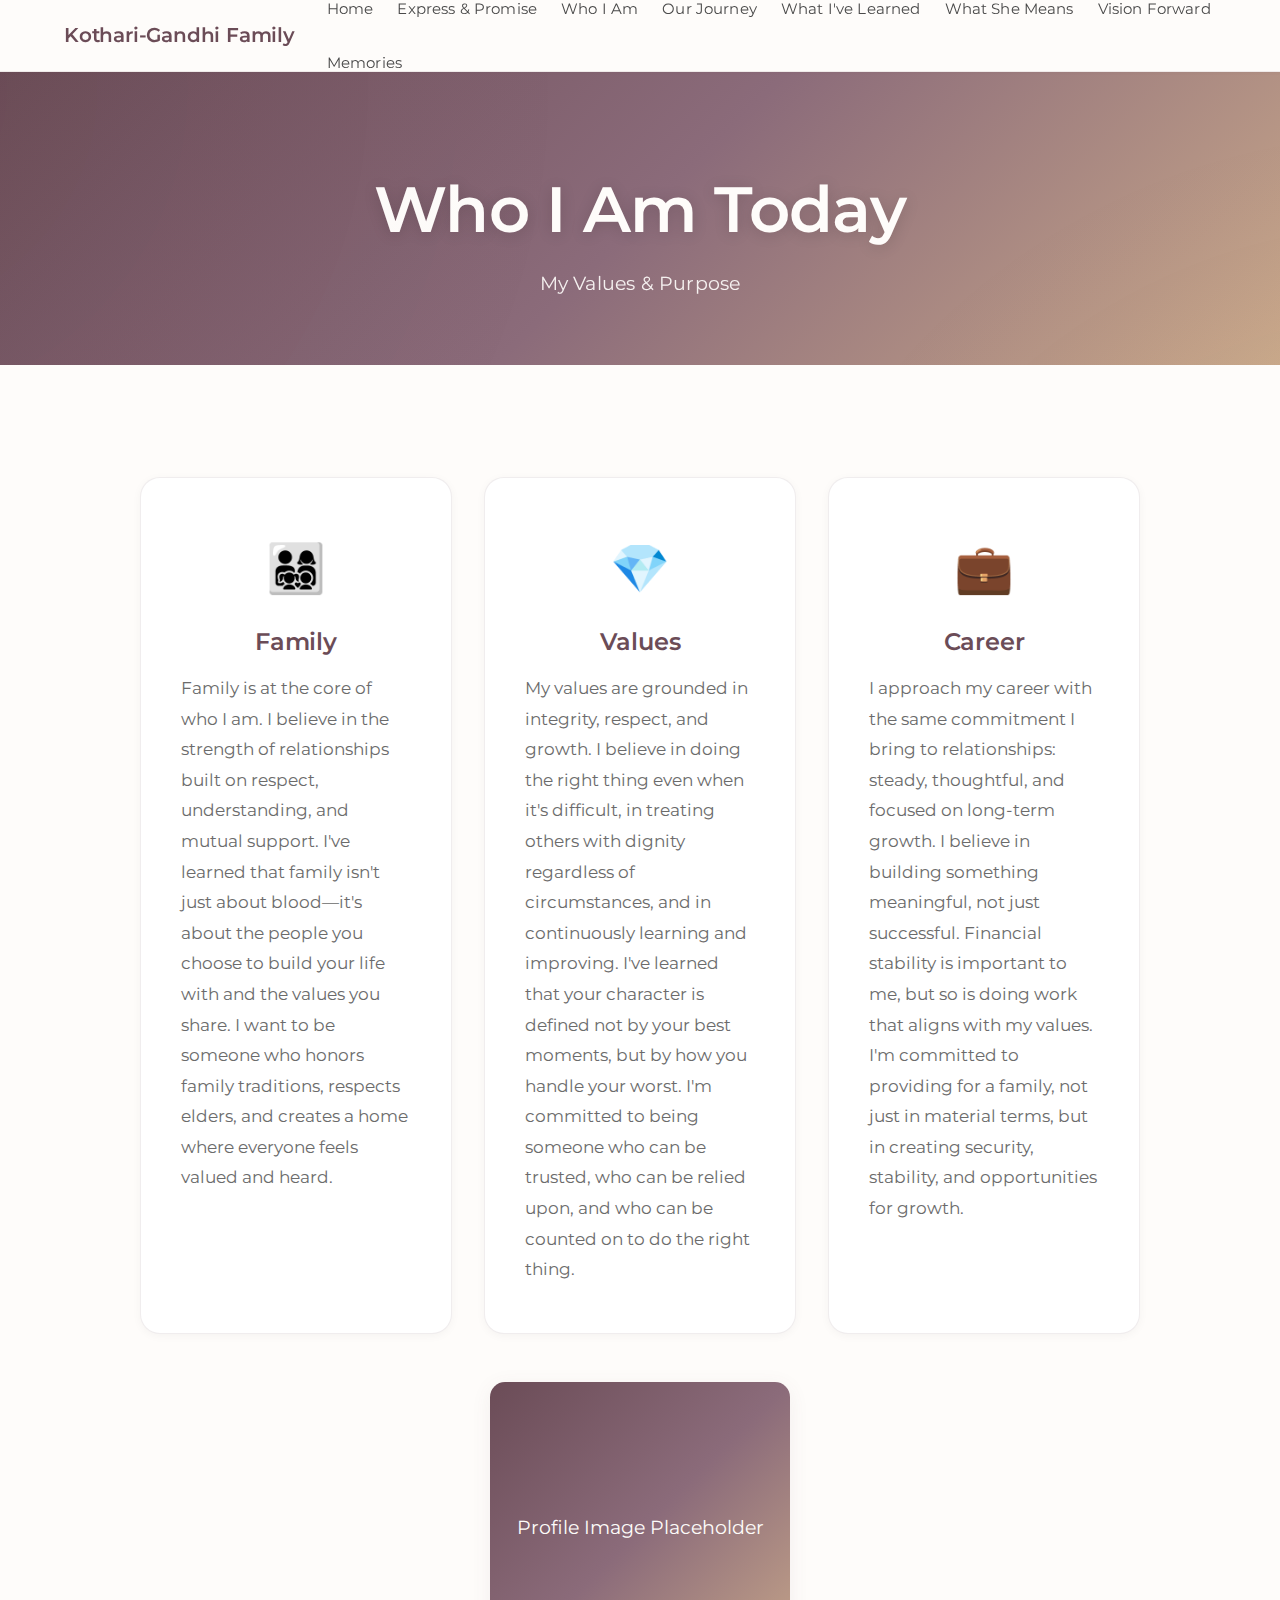
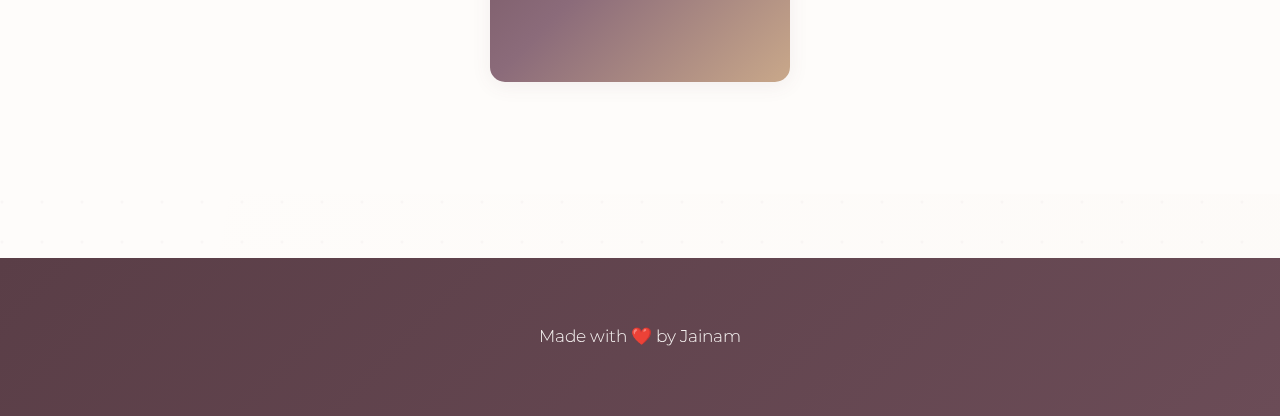
<file: who-i-am-today/index.html>
<!DOCTYPE html>
<html lang="en">
<head>
    <meta charset="UTF-8">
    <meta name="viewport" content="width=device-width, initial-scale=1.0">
    <meta name="robots" content="noindex, nofollow">
    <meta name="googlebot" content="noindex, nofollow">
    <title>Who I Am Today | My Values & Purpose</title>
    <link rel="stylesheet" href="../styles.css">
    <link rel="preconnect" href="https://fonts.googleapis.com">
    <link rel="preconnect" href="https://fonts.gstatic.com" crossorigin>
    <link href="https://fonts.googleapis.com/css2?family=Montserrat:wght@300;400;500;600;700&display=swap" rel="stylesheet">
</head>
<body>
    <!-- Navigation -->
    <nav class="navbar">
        <div class="container">
            <div class="nav-brand"><a href="/">Kothari-Gandhi Family</a></div>
            <ul class="nav-menu">
                <li><a href="/">Home</a></li>
                <li><a href="/express-and-promise">Express & Promise</a></li>
                <li><a href="/who-i-am-today">Who I Am</a></li>
                <li><a href="/our-journey">Our Journey</a></li>
                <li><a href="/what-ive-learned">What I've Learned</a></li>
                <li><a href="/what-she-means">What She Means</a></li>
                <li><a href="/vision-forward">Vision Forward</a></li>
                <li><a href="/memories">Memories</a></li>
            </ul>
            <button class="menu-toggle" aria-label="Toggle menu">
                <span></span>
                <span></span>
                <span></span>
            </button>
        </div>
    </nav>

    <!-- Page Header -->
    <section class="page-hero">
        <div class="container">
            <h1 class="page-title">Who I Am Today</h1>
            <p class="page-subtitle">My Values & Purpose</p>
        </div>
    </section>

    <!-- Content -->
    <section class="section">
        <div class="container">
            <div class="who-i-am-content">
                <div class="profile-cards">
                    <div class="profile-card">
                        <div class="profile-icon">👨‍👩‍👧‍👦</div>
                        <h3>Family</h3>
                        <p>Family is at the core of who I am. I believe in the strength of relationships built on respect, understanding, and mutual support. I've learned that family isn't just about blood—it's about the people you choose to build your life with and the values you share. I want to be someone who honors family traditions, respects elders, and creates a home where everyone feels valued and heard.</p>
                    </div>

                    <div class="profile-card">
                        <div class="profile-icon">💎</div>
                        <h3>Values</h3>
                        <p>My values are grounded in integrity, respect, and growth. I believe in doing the right thing even when it's difficult, in treating others with dignity regardless of circumstances, and in continuously learning and improving. I've learned that your character is defined not by your best moments, but by how you handle your worst. I'm committed to being someone who can be trusted, who can be relied upon, and who can be counted on to do the right thing.</p>
                    </div>

                    <div class="profile-card">
                        <div class="profile-icon">💼</div>
                        <h3>Career</h3>
                        <p>I approach my career with the same commitment I bring to relationships: steady, thoughtful, and focused on long-term growth. I believe in building something meaningful, not just successful. Financial stability is important to me, but so is doing work that aligns with my values. I'm committed to providing for a family, not just in material terms, but in creating security, stability, and opportunities for growth.</p>
                    </div>
                </div>

                <div class="profile-image-placeholder">
                    <div class="image-placeholder">
                        <span>Profile Image Placeholder</span>
                    </div>
                </div>
            </div>
        </div>
    </section>

    <!-- Footer -->
    <footer class="footer">
        <div class="container">
            <p>Made with ❤️ by Jainam</p>
        </div>
    </footer>

    <script src="../script.js"></script>
</body>
</html>
</file>
<file: styles.css>
/* Reset and Base Styles */
* {
    margin: 0;
    padding: 0;
    box-sizing: border-box;
}

html {
    overflow-x: hidden;
}

body {
    overflow-x: hidden;
    width: 100%;
}

:root {
    --primary-color: #6B4C57;
    --primary-dark: #5A3E47;
    --primary-light: #8B6B7A;
    --secondary-color: #C9A88A;
    --accent-color: #F8F5F2;
    --accent-warm: #FDF9F5;
    --text-dark: #2D2D2D;
    --text-medium: #4A4A4A;
    --text-light: #6B6B6B;
    --white: #FEFCFA;
    --bg-primary: #FEFCFA;
    --bg-secondary: #FBF8F5;
    --bg-card: #FFFFFF;
    --gradient: linear-gradient(135deg, #6B4C57 0%, #8B6B7A 50%, #C9A88A 100%);
    --gradient-subtle: linear-gradient(135deg, rgba(107, 76, 87, 0.05) 0%, rgba(201, 168, 138, 0.05) 100%);
    --shadow: 0 4px 20px rgba(107, 76, 87, 0.08);
    --shadow-hover: 0 8px 30px rgba(107, 76, 87, 0.12);
    --shadow-soft: 0 2px 10px rgba(0, 0, 0, 0.04);
    --border-radius: 12px;
    --border-radius-lg: 20px;
}

html {
    scroll-behavior: smooth;
}

body {
    font-family: 'Montserrat', sans-serif;
    color: var(--text-dark);
    line-height: 1.75;
    overflow-x: hidden;
    font-size: 17px;
    -webkit-font-smoothing: antialiased;
    -moz-osx-font-smoothing: grayscale;
    font-weight: 400;
    background: var(--bg-primary);
    background-image: 
        radial-gradient(circle at 0% 0%, rgba(107, 76, 87, 0.02) 0%, transparent 50%),
        radial-gradient(circle at 100% 100%, rgba(201, 168, 138, 0.02) 0%, transparent 50%),
        url('data:image/svg+xml,<svg width="120" height="120" xmlns="http://www.w3.org/2000/svg"><defs><pattern id="dots" x="0" y="0" width="40" height="40" patternUnits="userSpaceOnUse"><circle cx="2" cy="2" r="1.5" fill="rgba(107,76,87,0.03)"/></pattern></defs><rect width="100%" height="100%" fill="url(%23dots)"/></svg>');
    position: relative;
}

body::before {
    content: '';
    position: fixed;
    top: -50%;
    left: -50%;
    width: 200%;
    height: 200%;
    background: 
        radial-gradient(circle at 20% 30%, rgba(107, 76, 87, 0.03) 0%, transparent 30%),
        radial-gradient(circle at 80% 70%, rgba(201, 168, 138, 0.03) 0%, transparent 30%);
    pointer-events: none;
    z-index: 0;
    animation: float 20s ease-in-out infinite;
}

@keyframes float {
    0%, 100% { transform: translate(0, 0) rotate(0deg); }
    33% { transform: translate(30px, -30px) rotate(2deg); }
    66% { transform: translate(-20px, 20px) rotate(-2deg); }
}

h1, h2, h3 {
    font-family: 'Montserrat', sans-serif;
    font-weight: 600;
    letter-spacing: -0.01em;
    line-height: 1.3;
}

h1 {
    font-weight: 600;
}

h2 {
    font-weight: 600;
}

h3 {
    font-weight: 600;
}

/* Navigation */
.navbar {
    position: fixed;
    top: 0;
    left: 0;
    right: 0;
    background: rgba(254, 252, 250, 0.95);
    backdrop-filter: blur(20px);
    -webkit-backdrop-filter: blur(20px);
    box-shadow: 0 1px 3px rgba(107, 76, 87, 0.06);
    border-bottom: 1px solid rgba(107, 76, 87, 0.1);
    z-index: 1000;
    padding: 1rem 0;
    transition: all 0.4s cubic-bezier(0.4, 0, 0.2, 1);
    height: 72px;
    display: flex;
    align-items: center;
}

.navbar .container {
    max-width: 1400px;
    width: 100%;
    margin: 0 auto;
    padding: 0 4rem;
    display: flex;
    justify-content: space-between;
    align-items: center;
    gap: 2rem;
    flex-wrap: nowrap;
}

.nav-brand {
    font-family: 'Montserrat', sans-serif;
    font-size: 1.25rem;
    font-weight: 600;
    color: var(--primary-color);
    letter-spacing: -0.01em;
    white-space: nowrap;
    flex-shrink: 0;
    min-width: 0;
}

.nav-brand a {
    text-decoration: none;
    color: inherit;
}

.nav-menu {
    display: flex;
    list-style: none;
    gap: 1.5rem;
    flex-wrap: wrap;
    flex-shrink: 1;
    min-width: 0;
}

.nav-menu a {
    text-decoration: none;
    color: var(--text-medium);
    font-weight: 400;
    font-size: 0.95rem;
    letter-spacing: 0.01em;
    transition: all 0.3s cubic-bezier(0.4, 0, 0.2, 1);
    position: relative;
}

.nav-menu a::after {
    content: '';
    position: absolute;
    bottom: -5px;
    left: 0;
    width: 0;
    height: 2px;
    background: var(--primary-color);
    transition: width 0.3s ease;
}

.nav-menu a:hover {
    color: var(--primary-color);
}

.nav-menu a:hover::after {
    width: 100%;
}

.menu-toggle {
    display: none;
    flex-direction: column;
    gap: 5px;
    background: none;
    border: none;
    cursor: pointer;
    padding: 8px;
    min-width: 44px;
    min-height: 44px;
    justify-content: center;
    align-items: center;
}

.menu-toggle span {
    width: 25px;
    height: 3px;
    background: var(--text-dark);
    transition: all 0.3s ease;
}

/* Hero Section */
.hero {
    height: 100vh;
    min-height: 600px;
    position: relative;
    display: flex;
    align-items: center;
    justify-content: center;
    background: var(--gradient);
    background-attachment: fixed;
    overflow: hidden;
}

.hero::before {
    content: '';
    position: absolute;
    top: 0;
    left: 0;
    right: 0;
    bottom: 0;
    background: 
        url('data:image/svg+xml,<svg width="200" height="200" xmlns="http://www.w3.org/2000/svg"><defs><pattern id="grid" width="100" height="100" patternUnits="userSpaceOnUse"><path d="M 100 0 L 0 0 0 100" fill="none" stroke="rgba(255,255,255,0.1)" stroke-width="1"/></pattern></defs><rect width="100%" height="100%" fill="url(%23grid)"/></svg>'),
        radial-gradient(circle at 30% 40%, rgba(255,255,255,0.1) 0%, transparent 40%),
        radial-gradient(circle at 70% 60%, rgba(255,255,255,0.08) 0%, transparent 40%);
    opacity: 0.4;
    animation: pulse 8s ease-in-out infinite;
}

.hero::after {
    content: '';
    position: absolute;
    top: -50%;
    right: -20%;
    width: 600px;
    height: 600px;
    background: radial-gradient(circle, rgba(255,255,255,0.1) 0%, transparent 70%);
    border-radius: 50%;
    animation: drift 15s ease-in-out infinite;
}

@keyframes pulse {
    0%, 100% { opacity: 0.4; }
    50% { opacity: 0.6; }
}

@keyframes drift {
    0%, 100% { transform: translate(0, 0) scale(1); }
    50% { transform: translate(-50px, 50px) scale(1.1); }
}

.hero-overlay {
    position: absolute;
    top: 0;
    left: 0;
    right: 0;
    bottom: 0;
    background: linear-gradient(135deg, rgba(107, 76, 87, 0.3) 0%, rgba(139, 107, 122, 0.2) 50%, rgba(201, 168, 138, 0.25) 100%);
}

.hero-content {
    position: relative;
    z-index: 2;
    text-align: center;
    color: var(--white);
    padding: 2rem;
    animation: fadeInUp 1s ease;
}

.hero-title {
    font-size: 4.5rem;
    font-weight: 600;
    margin-bottom: 1.5rem;
    text-shadow: 0 2px 20px rgba(0, 0, 0, 0.15);
    letter-spacing: -0.02em;
    font-family: 'Playfair Display', serif;
    position: relative;
    display: inline-block;
}

.hero-title::after {
    content: '';
    position: absolute;
    bottom: -10px;
    left: 50%;
    transform: translateX(-50%);
    width: 80px;
    height: 3px;
    background: rgba(255, 255, 255, 0.6);
    border-radius: 2px;
    animation: expandLine 1s ease-out 0.5s both;
}

@keyframes expandLine {
    from {
        width: 0;
        opacity: 0;
    }
    to {
        width: 80px;
        opacity: 1;
    }
}

.hero-subtitle {
    font-size: 1.3rem;
    margin-bottom: 1rem;
    font-weight: 400;
    opacity: 0.92;
    font-family: 'Montserrat', sans-serif;
    letter-spacing: 0.01em;
}

.hero-oneliner {
    font-size: 1rem;
    font-style: italic;
    opacity: 0.88;
    margin-top: 1.5rem;
    font-weight: 400;
    letter-spacing: 0.01em;
}

.btn-primary {
    display: inline-block;
    padding: 1rem 2.5rem;
    background: var(--bg-card);
    color: var(--primary-color);
    text-decoration: none;
    border-radius: 50px;
    font-weight: 500;
    font-size: 0.95rem;
    letter-spacing: 0.02em;
    transition: all 0.4s cubic-bezier(0.4, 0, 0.2, 1);
    box-shadow: 0 4px 15px rgba(107, 76, 87, 0.15);
    border: 1px solid rgba(255, 255, 255, 0.5);
}

.btn-primary:hover {
    transform: translateY(-3px);
    box-shadow: var(--shadow-hover);
}

.scroll-indicator {
    position: absolute;
    bottom: 30px;
    left: 50%;
    transform: translateX(-50%);
    display: flex;
    flex-direction: column;
    align-items: center;
    gap: 10px;
    color: var(--white);
    font-size: 0.9rem;
    animation: bounce 2s infinite;
}

.arrow {
    width: 2px;
    height: 30px;
    background: var(--white);
    position: relative;
}

.arrow::after {
    content: '';
    position: absolute;
    bottom: 0;
    left: -4px;
    width: 0;
    height: 0;
    border-left: 5px solid transparent;
    border-right: 5px solid transparent;
    border-top: 10px solid var(--bg-primary);
}

/* Sections */
.section {
    padding: 7rem 0;
    position: relative;
    background: var(--bg-primary);
}

.section-alt {
    background: var(--bg-secondary);
    background-image: 
        radial-gradient(circle at 20% 50%, rgba(107, 76, 87, 0.03) 0%, transparent 50%),
        radial-gradient(circle at 80% 80%, rgba(201, 168, 138, 0.03) 0%, transparent 50%),
        url('data:image/svg+xml,<svg width="60" height="60" xmlns="http://www.w3.org/2000/svg"><path d="M30 0 L35 25 L60 30 L35 35 L30 60 L25 35 L0 30 L25 25 Z" fill="none" stroke="rgba(107,76,87,0.02)" stroke-width="0.5"/></svg>');
    position: relative;
}

.section-alt::after {
    content: '';
    position: absolute;
    top: 0;
    left: 0;
    right: 0;
    bottom: 0;
    background: linear-gradient(135deg, transparent 0%, rgba(107, 76, 87, 0.01) 50%, transparent 100%);
    pointer-events: none;
}

.container {
    max-width: 1400px;
    margin: 0 auto;
    padding: 0 4rem;
}

.section-title {
    font-size: 3.2rem;
    text-align: center;
    margin-bottom: 5rem;
    color: var(--primary-color);
    position: relative;
    padding-bottom: 2rem;
    font-weight: 600;
    letter-spacing: -0.01em;
}

.section-title::before {
    content: '✦';
    position: absolute;
    left: calc(50% - 80px);
    bottom: 0;
    color: var(--primary-color);
    opacity: 0.4;
    font-size: 1.2rem;
    animation: sparkle 2s ease-in-out infinite;
    z-index: 2;
}

.section-title::after {
    content: '';
    position: absolute;
    bottom: 8px;
    left: 50%;
    transform: translateX(-50%);
    width: 60px;
    height: 3px;
    background: var(--gradient);
    border-radius: 2px;
    opacity: 0.6;
    box-shadow: 0 2px 8px rgba(107, 76, 87, 0.2);
    z-index: 1;
}

@keyframes sparkle {
    0%, 100% { opacity: 0.3; transform: scale(1); }
    50% { opacity: 0.7; transform: scale(1.2); }
}

/* Timeline */
.timeline {
    display: flex;
    flex-direction: column;
    gap: 3rem;
    position: relative;
    padding: 2rem 0;
}

.timeline::before {
    content: '';
    position: absolute;
    left: 50%;
    top: 0;
    bottom: 0;
    width: 3px;
    background: var(--gradient);
    transform: translateX(-50%);
}

.timeline-item {
    display: flex;
    align-items: center;
    gap: 2rem;
    position: relative;
    width: 100%;
}

.timeline-item:nth-child(odd) {
    flex-direction: row;
}

.timeline-item:nth-child(even) {
    flex-direction: row-reverse;
}

.timeline-icon {
    width: 80px;
    height: 80px;
    background: var(--bg-card);
    border-radius: 50%;
    display: flex;
    align-items: center;
    justify-content: center;
    font-size: 2rem;
    box-shadow: var(--shadow-soft);
    flex-shrink: 0;
    position: relative;
    z-index: 2;
    border: 2px solid rgba(107, 76, 87, 0.1);
}

.timeline-content {
    flex: 1;
    background: var(--bg-card);
    padding: 2rem;
    border-radius: var(--border-radius-lg);
    box-shadow: var(--shadow-soft);
    max-width: 500px;
    border: 1px solid rgba(107, 76, 87, 0.1);
}

.timeline-content h3 {
    color: var(--primary-color);
    margin-bottom: 1rem;
    font-size: 1.5rem;
}

.timeline-content p {
    color: var(--text-light);
    line-height: 1.8;
}

/* Commitment Grid */
.commitment-grid {
    display: grid;
    grid-template-columns: repeat(auto-fit, minmax(250px, 1fr));
    gap: 2rem;
    margin-top: 3rem;
}

.commitment-card {
    background: var(--bg-card);
    padding: 3rem 2.5rem;
    border-radius: var(--border-radius-lg);
    text-align: center;
    box-shadow: var(--shadow-soft);
    transition: all 0.4s cubic-bezier(0.4, 0, 0.2, 1);
    border: 1px solid rgba(107, 76, 87, 0.1);
    position: relative;
    overflow: hidden;
}

.commitment-card:hover {
    transform: translateY(-10px);
    box-shadow: var(--shadow-hover);
    border-color: var(--primary-color);
}

.commitment-card::before {
    content: '';
    position: absolute;
    top: 0;
    left: 0;
    width: 100%;
    height: 4px;
    background: var(--gradient);
    transform: scaleX(0);
    transform-origin: left;
    transition: transform 0.4s ease;
}

.commitment-card:hover::before {
    transform: scaleX(1);
}

.card-icon {
    font-size: 3rem;
    margin-bottom: 1rem;
}

.commitment-card h3 {
    color: var(--primary-color);
    margin-bottom: 1rem;
    font-size: 1.3rem;
}

.commitment-card p {
    color: var(--text-light);
    line-height: 1.8;
}

/* Concerns Section */
.concerns-wrapper {
    display: flex;
    flex-direction: column;
    gap: 2rem;
    max-width: 900px;
    margin: 0 auto;
}

.concern-item {
    background: var(--bg-card);
    padding: 2.5rem;
    border-radius: var(--border-radius-lg);
    box-shadow: var(--shadow-soft);
    border: 1px solid rgba(107, 76, 87, 0.1);
    border-left: 3px solid var(--primary-color);
}

.concern-item h3 {
    color: var(--primary-color);
    margin-bottom: 1rem;
    font-size: 1.5rem;
}

.concern-item p {
    color: var(--text-light);
    line-height: 1.8;
}

/* Future Section */
.future-content {
    display: grid;
    grid-template-columns: 1fr 1fr;
    gap: 4rem;
    align-items: center;
}

.future-text h3 {
    color: var(--primary-color);
    font-size: 2rem;
    margin-bottom: 1.5rem;
}

.future-text p {
    color: var(--text-light);
    margin-bottom: 1.5rem;
    font-size: 1.1rem;
}

.future-list {
    list-style: none;
    padding: 0;
}

.future-list li {
    padding: 0.8rem 0;
    padding-left: 2rem;
    position: relative;
    color: var(--text-light);
    font-size: 1.05rem;
}

.future-list li::before {
    content: '✓';
    position: absolute;
    left: 0;
    color: var(--primary-color);
    font-weight: bold;
    font-size: 1.2rem;
}

.placeholder-image {
    width: 100%;
    height: 400px;
    background: var(--gradient);
    border-radius: 15px;
    display: flex;
    align-items: center;
    justify-content: center;
    color: var(--white);
    font-size: 1.2rem;
    box-shadow: var(--shadow);
}

/* Contact Section */
.contact-content {
    text-align: center;
    max-width: 700px;
    margin: 0 auto;
}

.contact-intro {
    font-size: 1.2rem;
    color: var(--text-light);
    margin-bottom: 2rem;
    line-height: 1.8;
}

.contact-info {
    display: flex;
    justify-content: center;
    gap: 3rem;
    margin-bottom: 2rem;
    flex-wrap: wrap;
}

.contact-item {
    display: flex;
    flex-direction: column;
    gap: 0.5rem;
}

.contact-item strong {
    color: var(--primary-color);
    font-size: 1.1rem;
}

.contact-item a {
    color: var(--text-dark);
    text-decoration: none;
    font-size: 1.1rem;
    transition: color 0.3s ease;
}

.contact-item a:hover {
    color: var(--primary-color);
}

.contact-note {
    color: var(--text-light);
    font-style: italic;
    margin-top: 2rem;
}

/* Footer */
.footer {
    background: linear-gradient(135deg, #5A3E47 0%, #6B4C57 100%);
    color: var(--bg-primary);
    padding: 3.5rem 0;
    text-align: center;
    margin-top: 4rem;
}

.footer p {
    margin: 0.5rem 0;
    opacity: 0.95;
    font-weight: 300;
}

.footer-note {
    opacity: 0.8;
    font-size: 0.9rem;
}

/* Animations */
@keyframes fadeInUp {
    from {
        opacity: 0;
        transform: translateY(30px);
    }
    to {
        opacity: 1;
        transform: translateY(0);
    }
}

@keyframes bounce {
    0%, 20%, 50%, 80%, 100% {
        transform: translateX(-50%) translateY(0);
    }
    40% {
        transform: translateX(-50%) translateY(-10px);
    }
    60% {
        transform: translateX(-50%) translateY(-5px);
    }
}

/* Responsive Design */
@media (max-width: 768px) {
    .menu-toggle {
        display: flex;
    }

    .nav-menu {
        position: fixed;
        top: 72px;
        left: -100%;
        flex-direction: column;
        background: var(--bg-card);
        width: 100%;
        padding: 1.5rem 2rem;
        box-shadow: 0 4px 20px rgba(0, 0, 0, 0.1);
        transition: left 0.3s ease;
        gap: 0.5rem;
        max-height: calc(100vh - 72px);
        overflow-y: auto;
        z-index: 999;
    }

    .nav-menu li {
        width: 100%;
    }

    .nav-menu a {
        display: block;
        padding: 1.2rem 0;
        font-size: 1rem;
        border-bottom: 1px solid rgba(107, 76, 87, 0.08);
        min-height: 48px;
        display: flex;
        align-items: center;
    }

    .nav-menu.active {
        left: 0;
    }

    .hero-title {
        font-size: 2.8rem;
    }

    .hero-subtitle {
        font-size: 1.15rem;
    }

    .hero-oneliner {
        font-size: 0.95rem;
    }

    .section-title {
        font-size: 2.2rem;
    }

    .page-title {
        font-size: 2.8rem;
    }

    .page-subtitle {
        font-size: 1.1rem;
    }

    .timeline::before {
        left: 40px;
    }

    .timeline-item {
        flex-direction: row !important;
        padding-left: 80px;
    }

    .timeline-icon {
        position: absolute;
        left: 0;
    }

    .future-content {
        grid-template-columns: 1fr;
        gap: 2rem;
    }

    .contact-info {
        flex-direction: column;
        gap: 1.5rem;
    }

    .commitment-grid {
        grid-template-columns: 1fr;
    }
}

/* Page Hero (for inner pages) */
.page-hero {
    padding: 6rem 0 4rem;
    background: var(--gradient);
    text-align: center;
    color: var(--white);
    margin-top: 72px;
}

.page-title {
    font-size: 4rem;
    font-weight: 600;
    margin-bottom: 1rem;
    text-shadow: 0 2px 15px rgba(0, 0, 0, 0.15);
    letter-spacing: -0.01em;
}

.page-subtitle {
    font-size: 1.2rem;
    font-weight: 400;
    opacity: 0.92;
    font-family: 'Montserrat', sans-serif;
    letter-spacing: 0.01em;
}

/* CTA Section (Home Page) */
.cta-section {
    padding-top: 4rem;
}

.cta-grid {
    display: grid;
    grid-template-columns: repeat(auto-fit, minmax(280px, 1fr));
    gap: 2rem;
    margin-top: 2rem;
}

.cta-card {
    background: var(--bg-card);
    padding: 3rem 2.5rem;
    border-radius: var(--border-radius-lg);
    text-align: center;
    text-decoration: none;
    color: inherit;
    box-shadow: var(--shadow-soft);
    transition: all 0.4s cubic-bezier(0.4, 0, 0.2, 1);
    border: 1px solid rgba(107, 76, 87, 0.12);
    position: relative;
    overflow: hidden;
    animation: fadeInUp 0.6s ease-out both;
}

.cta-card::before {
    content: '';
    position: absolute;
    top: -50%;
    left: -50%;
    width: 200%;
    height: 200%;
    background: radial-gradient(circle, rgba(107, 76, 87, 0.05) 0%, transparent 70%);
    opacity: 0;
    transition: opacity 0.4s ease;
}

.cta-card:hover::before {
    opacity: 1;
    animation: rotate 3s linear infinite;
}

@keyframes rotate {
    from { transform: rotate(0deg); }
    to { transform: rotate(360deg); }
}

.cta-card:hover {
    transform: translateY(-8px) scale(1.02) perspective(1000px) rotateX(var(--rotate-x, 0deg)) rotateY(var(--rotate-y, 0deg));
    box-shadow: var(--shadow-hover);
    border-color: var(--primary-color);
}

.cta-icon {
    font-size: 3rem;
    margin-bottom: 1rem;
    position: relative;
    display: inline-flex;
    align-items: center;
    justify-content: center;
    width: 80px;
    height: 80px;
    transition: all 0.4s cubic-bezier(0.4, 0, 0.2, 1);
}

.cta-icon svg {
    width: 60px;
    height: 60px;
    color: var(--primary-color);
    transition: all 0.4s cubic-bezier(0.4, 0, 0.2, 1);
    filter: drop-shadow(0 2px 8px rgba(107, 76, 87, 0.2));
}

.cta-card:hover .cta-icon {
    transform: scale(1.15) rotate(5deg);
}

.cta-card:hover .cta-icon svg {
    filter: drop-shadow(0 4px 12px rgba(107, 76, 87, 0.3));
    color: var(--primary-dark);
}

.cta-icon::before {
    content: '';
    position: absolute;
    width: 100%;
    height: 100%;
    border-radius: 50%;
    background: var(--gradient-subtle);
    opacity: 0;
    transition: opacity 0.4s ease;
    z-index: -1;
}

.cta-card:hover .cta-icon::before {
    opacity: 1;
    animation: ripple 0.6s ease-out;
}

@keyframes ripple {
    0% {
        transform: scale(0.8);
        opacity: 0.5;
    }
    100% {
        transform: scale(1.5);
        opacity: 0;
    }
}

.cta-card h3 {
    color: var(--primary-color);
    margin-bottom: 0.5rem;
    font-size: 1.4rem;
}

.cta-card p {
    color: var(--text-light);
    font-size: 0.95rem;
}

/* Growth Cards (Our Journey) */
.intro-text {
    max-width: 800px;
    margin: 0 auto 3rem;
    text-align: center;
    font-size: 1.1rem;
    color: var(--text-light);
    line-height: 1.8;
}

.growth-cards {
    display: flex;
    flex-direction: column;
    gap: 2rem;
    max-width: 900px;
    margin: 0 auto;
}

.growth-card {
    background: var(--bg-card);
    padding: 3rem 2.5rem;
    border-radius: var(--border-radius-lg);
    box-shadow: var(--shadow-soft);
    border-left: 3px solid var(--primary-color);
    transition: all 0.4s cubic-bezier(0.4, 0, 0.2, 1);
    border-top: 1px solid rgba(107, 76, 87, 0.08);
    border-right: 1px solid rgba(107, 76, 87, 0.08);
    border-bottom: 1px solid rgba(107, 76, 87, 0.08);
}

.growth-card:hover {
    transform: translateX(5px);
    box-shadow: var(--shadow-hover);
}

.growth-date {
    font-size: 0.9rem;
    color: var(--primary-color);
    font-weight: 600;
    margin-bottom: 0.8rem;
    text-transform: uppercase;
    letter-spacing: 0.5px;
}

.growth-card h3 {
    color: var(--primary-color);
    margin-bottom: 1rem;
    font-size: 1.5rem;
}

.growth-card p {
    color: var(--text-light);
    line-height: 1.8;
}

.reflective-quote {
    max-width: 750px;
    margin: 4rem auto 0;
    padding: 3rem 2.5rem;
    background: var(--accent-warm);
    border-radius: var(--border-radius-lg);
    text-align: center;
    font-style: italic;
    font-size: 1.2rem;
    color: var(--primary-color);
    line-height: 1.85;
    border-left: 3px solid var(--primary-color);
    font-family: 'Montserrat', sans-serif;
    font-weight: 500;
    box-shadow: var(--shadow-soft);
    letter-spacing: 0.01em;
}

/* Learned Page */
.learned-content {
    max-width: 800px;
    margin: 0 auto;
}

.learned-intro {
    font-size: 1.1rem;
    color: var(--text-light);
    line-height: 1.8;
    margin-bottom: 3rem;
}

.learned-list {
    list-style: none;
    padding: 0;
    margin-bottom: 3rem;
}

.learned-list li {
    padding: 1.2rem 0;
    padding-left: 2.5rem;
    position: relative;
    color: var(--text-dark);
    line-height: 1.8;
    border-bottom: 1px solid rgba(0, 0, 0, 0.05);
}

.learned-list li::before {
    content: '•';
    position: absolute;
    left: 0;
    color: var(--primary-color);
    font-size: 1.5rem;
    font-weight: bold;
}

.learned-list li:last-child {
    border-bottom: none;
}

.video-placeholder {
    margin: 3rem 0;
}

.video-container {
    width: 100%;
    max-width: 600px;
    margin: 0 auto;
    aspect-ratio: 16 / 9;
    background: var(--gradient);
    border-radius: 15px;
    display: flex;
    align-items: center;
    justify-content: center;
    box-shadow: var(--shadow);
}

.video-placeholder-content {
    text-align: center;
    color: var(--white);
}

.play-icon {
    font-size: 3rem;
    display: block;
    margin-bottom: 1rem;
}

.video-placeholder-content p {
    font-size: 1rem;
    opacity: 0.9;
}

.video-placeholder-content small {
    font-size: 0.85rem;
    opacity: 0.7;
}

.divider-subtle {
    width: 100px;
    height: 2px;
    background: var(--gradient);
    margin: 3rem auto;
    border-radius: 2px;
}

.cta-next {
    text-align: center;
    margin-top: 3rem;
}

.btn-secondary {
    display: inline-block;
    padding: 0.9rem 2rem;
    background: transparent;
    color: var(--primary-color);
    text-decoration: none;
    border-radius: 50px;
    font-weight: 600;
    border: 2px solid var(--primary-color);
    transition: all 0.3s ease;
}

.btn-secondary:hover {
    background: var(--primary-color);
    color: var(--white);
    transform: translateY(-2px);
}

/* What She Means Page */
.she-means-content {
    max-width: 800px;
    margin: 0 auto;
}

.content-paragraph {
    margin-bottom: 2.5rem;
    font-size: 1.05rem;
    color: var(--text-medium);
    line-height: 1.9;
    font-weight: 400;
}

.pull-quote {
    max-width: 650px;
    margin: 4rem auto;
    padding: 3rem 2.5rem;
    background: var(--accent-warm);
    border-left: 3px solid var(--primary-color);
    border-radius: var(--border-radius);
    font-size: 1.3rem;
    font-style: italic;
    color: var(--primary-color);
    text-align: center;
    line-height: 1.8;
    font-family: 'Montserrat', sans-serif;
    font-weight: 500;
    box-shadow: var(--shadow-soft);
    letter-spacing: 0.01em;
}

/* Express & Promise Page */
.express-content {
    max-width: 900px;
    margin: 0 auto;
}

.express-section {
    margin-bottom: 4rem;
}

.apology-box {
    background: var(--accent-warm);
    padding: 3rem 2.5rem;
    border-radius: var(--border-radius-lg);
    border-left: 4px solid var(--primary-color);
    box-shadow: var(--shadow-soft);
    margin-bottom: 3rem;
}

.apology-text {
    font-size: 1.1rem;
    color: var(--text-dark);
    line-height: 1.9;
    font-weight: 400;
    margin-bottom: 1.5rem;
}

.apology-text:last-child {
    margin-bottom: 0;
}

.section-subtitle {
    font-size: 2rem;
    color: var(--primary-color);
    margin-bottom: 1.5rem;
    font-family: 'Montserrat', sans-serif;
    font-weight: 600;
    letter-spacing: -0.01em;
}

.acknowledgment-text {
    font-size: 1.05rem;
    color: var(--text-medium);
    line-height: 1.9;
    font-weight: 400;
}

.acknowledgment-text p {
    margin-bottom: 1.5rem;
}

.promises-list {
    list-style: none;
    padding: 0;
}

.promises-list li {
    padding: 1.5rem 0;
    padding-left: 2.5rem;
    position: relative;
    color: var(--text-medium);
    line-height: 1.85;
    border-bottom: 1px solid rgba(107, 76, 87, 0.06);
    font-weight: 400;
}

.promises-list li::before {
    content: '✓';
    position: absolute;
    left: 0;
    color: var(--primary-color);
    font-size: 1.3rem;
    font-weight: bold;
}

.promises-list li:last-child {
    border-bottom: none;
}

.family-text {
    font-size: 1.05rem;
    color: var(--text-medium);
    line-height: 1.9;
    font-weight: 400;
}

.family-text p {
    margin-bottom: 1.5rem;
}

/* Who I Am Today Page */
.who-i-am-content {
    max-width: 1000px;
    margin: 0 auto;
}

.profile-cards {
    display: grid;
    grid-template-columns: repeat(auto-fit, minmax(300px, 1fr));
    gap: 2rem;
    margin-bottom: 3rem;
}

.profile-card {
    background: var(--bg-card);
    padding: 3rem 2.5rem;
    border-radius: var(--border-radius-lg);
    box-shadow: var(--shadow-soft);
    text-align: center;
    transition: all 0.4s cubic-bezier(0.4, 0, 0.2, 1);
    border: 1px solid rgba(107, 76, 87, 0.1);
}

.profile-card:hover {
    transform: translateY(-5px);
    box-shadow: var(--shadow-hover);
}

.profile-icon {
    font-size: 3rem;
    margin-bottom: 1rem;
}

.profile-card h3 {
    color: var(--primary-color);
    margin-bottom: 1rem;
    font-size: 1.5rem;
}

.profile-card p {
    color: var(--text-light);
    line-height: 1.8;
    text-align: left;
}

.profile-image-placeholder {
    max-width: 300px;
    margin: 3rem auto 0;
}

.image-placeholder {
    width: 100%;
    aspect-ratio: 1;
    background: var(--gradient);
    border-radius: 15px;
    display: flex;
    align-items: center;
    justify-content: center;
    color: var(--white);
    font-size: 1rem;
    box-shadow: var(--shadow);
}

/* Vision Forward Page */
.vision-content {
    max-width: 900px;
    margin: 0 auto;
}

.vision-intention {
    text-align: center;
    margin-bottom: 4rem;
}

.intention-text {
    font-size: 1.3rem;
    color: var(--text-dark);
    line-height: 1.8;
    font-style: italic;
    max-width: 700px;
    margin: 0 auto;
}

.vision-timeline {
    display: flex;
    flex-direction: column;
    gap: 3rem;
    margin-bottom: 4rem;
}

.vision-item {
    display: flex;
    gap: 2rem;
    align-items: flex-start;
}

.vision-year {
    font-size: 1.5rem;
    font-weight: 600;
    color: var(--primary-color);
    font-family: 'Montserrat', sans-serif;
    min-width: 120px;
    padding-top: 0.5rem;
}

.vision-details {
    flex: 1;
    background: var(--bg-card);
    padding: 2.5rem;
    border-radius: var(--border-radius-lg);
    box-shadow: var(--shadow-soft);
    border-left: 3px solid var(--primary-color);
    border-top: 1px solid rgba(107, 76, 87, 0.08);
    border-right: 1px solid rgba(107, 76, 87, 0.08);
    border-bottom: 1px solid rgba(107, 76, 87, 0.08);
}

.vision-details h3 {
    color: var(--primary-color);
    margin-bottom: 1rem;
    font-size: 1.4rem;
}

.vision-details p {
    color: var(--text-light);
    line-height: 1.8;
}

.closing-note {
    text-align: center;
    padding: 3rem 2.5rem;
    background: var(--accent-warm);
    border-radius: var(--border-radius-lg);
    margin-top: 3rem;
    font-size: 1.2rem;
    color: var(--primary-color);
    font-style: italic;
    line-height: 1.85;
    border-left: 3px solid var(--primary-color);
    font-family: 'Montserrat', sans-serif;
    font-weight: 500;
    box-shadow: var(--shadow-soft);
    letter-spacing: 0.01em;
}

@media (max-width: 480px) {
    body {
        font-size: 16px;
    }

    .hero-title {
        font-size: 2.2rem;
        line-height: 1.2;
    }

    .hero-subtitle {
        font-size: 1rem;
    }

    .hero-oneliner {
        font-size: 0.9rem;
        margin-top: 1rem;
    }

    .section {
        padding: 4rem 0;
    }

    .container {
        padding: 0 1rem;
    }

    .page-title {
        font-size: 2.2rem;
    }

    .page-subtitle {
        font-size: 1rem;
    }

    .section-title {
        font-size: 1.9rem;
        margin-bottom: 3rem;
    }

    .section-subtitle {
        font-size: 1.6rem;
    }

    .nav-brand {
        font-size: 0.95rem;
    }

    .navbar .container {
        padding: 0 1rem;
        gap: 0.5rem;
    }

    .nav-menu {
        gap: 0.8rem;
    }

    .nav-menu a {
        font-size: 1rem;
        padding: 0.75rem 0;
    }

    .btn-primary {
        padding: 0.9rem 2rem;
        font-size: 0.9rem;
    }

    .content-paragraph {
        font-size: 1rem;
    }

    .pull-quote {
        font-size: 1.1rem;
        padding: 2rem 1.5rem;
    }

    .reflective-quote {
        font-size: 1.1rem;
        padding: 2rem 1.5rem;
    }

    .closing-note {
        font-size: 1.1rem;
        padding: 2rem 1.5rem;
    }

    .vision-item {
        flex-direction: column;
    }

    .vision-year {
        min-width: auto;
    }

    .cta-grid {
        grid-template-columns: 1fr;
        gap: 1.5rem;
    }

    .cta-card {
        padding: 2rem 1.5rem;
    }

    .commitment-grid {
        grid-template-columns: 1fr;
    }

    .growth-cards {
        gap: 1.5rem;
    }

    .profile-cards {
        grid-template-columns: 1fr;
    }
}

/* Memories/Images Page */
.memories-intro {
    text-align: center;
    max-width: 700px;
    margin: 0 auto 3rem;
    font-size: 1.1rem;
    color: var(--text-light);
    line-height: 1.8;
}

.images-grid {
    display: grid;
    grid-template-columns: repeat(auto-fill, minmax(350px, 1fr));
    gap: 2.5rem;
    margin-bottom: 4rem;
}

.image-item {
    background: var(--bg-card);
    border-radius: var(--border-radius-lg);
    overflow: hidden;
    box-shadow: var(--shadow-soft);
    transition: all 0.4s cubic-bezier(0.4, 0, 0.2, 1);
    border: 1px solid rgba(107, 76, 87, 0.1);
}

.image-item:hover {
    transform: translateY(-5px);
    box-shadow: var(--shadow-hover);
}

.image-wrapper {
    width: 100%;
    aspect-ratio: 4 / 3;
    overflow: hidden;
    background: var(--gradient);
    position: relative;
}

.image-wrapper img {
    width: 100%;
    height: 100%;
    object-fit: cover;
    transition: transform 0.3s ease;
}

.image-item:hover .image-wrapper img {
    transform: scale(1.05);
}

.image-placeholder {
    width: 100%;
    height: 100%;
    display: flex;
    flex-direction: column;
    align-items: center;
    justify-content: center;
    color: var(--white);
    text-align: center;
}

.image-placeholder span {
    font-size: 1.2rem;
    margin-bottom: 0.5rem;
}

.image-placeholder small {
    font-size: 0.9rem;
    opacity: 0.8;
}

.image-caption {
    padding: 1.5rem;
    color: var(--text-light);
    text-align: center;
    font-size: 0.95rem;
    line-height: 1.6;
    min-height: 60px;
    display: flex;
    align-items: center;
    justify-content: center;
}

.images-instructions {
    max-width: 800px;
    margin: 4rem auto 0;
    padding: 3rem 2.5rem;
    background: var(--accent-warm);
    border-radius: var(--border-radius-lg);
    border-left: 3px solid var(--primary-color);
    box-shadow: var(--shadow-soft);
}

.images-instructions h3 {
    color: var(--primary-color);
    margin-bottom: 1.5rem;
    font-size: 1.5rem;
    font-family: 'Montserrat', sans-serif;
    font-weight: 600;
}

.images-instructions ol {
    padding-left: 1.5rem;
    color: var(--text-light);
    line-height: 2;
}

.images-instructions li {
    margin-bottom: 0.8rem;
}

.images-instructions code {
    background: var(--white);
    padding: 0.2rem 0.5rem;
    border-radius: 4px;
    font-family: 'Courier New', monospace;
    font-size: 0.9rem;
    color: var(--primary-color);
}

/* Responsive adjustments for container */
@media (max-width: 1200px) {
    .container {
        max-width: 1200px;
        padding: 0 3rem;
    }

    .navbar .container {
        max-width: 1200px;
        padding: 0 3rem;
        gap: 1.5rem;
    }

    .nav-brand {
        font-size: 1.15rem;
    }

    .nav-menu {
        gap: 1.2rem;
    }

    .nav-menu a {
        font-size: 0.9rem;
    }
}

@media (max-width: 768px) {
    .container {
        padding: 0 2rem;
    }

    .navbar .container {
        padding: 0 2rem;
        gap: 1rem;
    }

    .navbar {
        height: 70px;
        padding: 0.75rem 0;
    }

    .nav-brand {
        font-size: 1rem;
    }

    .nav-menu {
        gap: 1rem;
    }

    .nav-menu a {
        font-size: 0.9rem;
    }

    .page-hero {
        margin-top: 70px;
        padding: 5rem 0 3rem;
    }

    .images-grid {
        grid-template-columns: 1fr;
        gap: 1.5rem;
    }

    .images-instructions {
        padding: 2rem 1.5rem;
        font-size: 0.95rem;
    }

    .image-caption {
        padding: 1.2rem;
        font-size: 0.9rem;
    }

    .growth-card {
        padding: 2rem 1.5rem;
    }

    .commitment-card {
        padding: 2.5rem 2rem;
    }

    .cta-card {
        padding: 2.5rem 2rem;
    }

    .profile-card {
        padding: 2.5rem 2rem;
    }

    .vision-details {
        padding: 2rem 1.5rem;
    }

    .express-section {
        margin-bottom: 3rem;
    }

    .acknowledgment-text,
    .family-text {
        font-size: 1rem;
    }

    .promises-list li {
        font-size: 0.95rem;
        padding: 1.2rem 0 1.2rem 2.2rem;
    }
}

@media (max-width: 480px) {
    .container {
        padding: 0 1rem;
    }

    .navbar .container {
        padding: 0 1rem;
    }

    .navbar {
        height: 68px;
        padding: 0.6rem 0;
    }

    .page-hero {
        margin-top: 68px;
        padding: 4rem 0 2.5rem;
    }

    .images-grid {
        grid-template-columns: 1fr;
        gap: 1.5rem;
    }

    .apology-box {
        padding: 2rem 1.5rem;
    }

    .apology-text {
        font-size: 1rem;
    }
}

/* Express & Promise Page */
.express-hero {
    position: relative;
    overflow: hidden;
    background: linear-gradient(135deg, rgba(107, 76, 87, 0.92) 0%, rgba(139, 107, 122, 0.85) 50%, rgba(201, 168, 138, 0.82) 100%);
    text-align: left;
    padding: 8rem 0 6rem;
}

.express-hero .page-title {
    font-family: 'Playfair Display', serif;
    font-size: 3.8rem;
    margin-bottom: 1rem;
}

.express-hero .page-subtitle {
    max-width: 520px;
    line-height: 1.8;
    font-size: 1.15rem;
}

.express-hero-content {
    display: grid;
    grid-template-columns: 1.2fr 1fr;
    gap: 4rem;
    align-items: center;
}

.express-hero-text {
    position: relative;
    z-index: 2;
}

.hero-pill {
    display: inline-flex;
    align-items: center;
    gap: 0.4rem;
    padding: 0.4rem 1.2rem;
    background: rgba(255, 255, 255, 0.12);
    border-radius: 999px;
    font-size: 0.9rem;
    text-transform: uppercase;
    letter-spacing: 0.2em;
    font-weight: 500;
    margin-bottom: 1.5rem;
}

.hero-pill::before {
    content: '';
    width: 8px;
    height: 8px;
    border-radius: 50%;
    background: var(--accent-color);
}

.hero-insight-cards {
    display: flex;
    flex-wrap: wrap;
    gap: 1rem;
    margin-top: 2.5rem;
}

.insight-card {
    display: flex;
    align-items: center;
    gap: 0.75rem;
    padding: 0.85rem 1.1rem;
    background: rgba(255, 255, 255, 0.08);
    border-radius: var(--border-radius);
    backdrop-filter: blur(6px);
    -webkit-backdrop-filter: blur(6px);
    border: 1px solid rgba(255, 255, 255, 0.12);
    font-weight: 500;
    letter-spacing: 0.02em;
}

.insight-icon {
    width: 30px;
    height: 30px;
    color: var(--accent-color);
}

.express-hero-illustration {
    position: relative;
    display: flex;
    align-items: center;
    justify-content: center;
}

.illustration-orbit {
    position: relative;
    width: 320px;
    height: 320px;
    border-radius: 50%;
    background: rgba(255, 255, 255, 0.08);
    display: flex;
    align-items: center;
    justify-content: center;
    box-shadow: 0 20px 60px rgba(0, 0, 0, 0.25);
}

.orbit-circle {
    position: absolute;
    border-radius: 50%;
    border: 1px solid rgba(255, 255, 255, 0.15);
    animation: orbit-drift 12s ease-in-out infinite;
}

.orbit-circle-1 {
    width: 260px;
    height: 260px;
}

.orbit-circle-2 {
    width: 200px;
    height: 200px;
    animation-delay: 2s;
}

.orbit-circle-3 {
    width: 140px;
    height: 140px;
    animation-delay: 4s;
}

@keyframes orbit-drift {
    0%, 100% { transform: rotate(0deg) scale(1); opacity: 0.8; }
    50% { transform: rotate(12deg) scale(1.05); opacity: 0.6; }
}

.hero-quote-card {
    position: absolute;
    bottom: -40px;
    left: 50%;
    transform: translateX(-50%);
    background: rgba(254, 252, 250, 0.9);
    color: var(--primary-color);
    padding: 1.8rem;
    border-radius: var(--border-radius-lg);
    box-shadow: var(--shadow);
    width: 260px;
    text-align: center;
    backdrop-filter: blur(6px);
    -webkit-backdrop-filter: blur(6px);
}

.quote-icon {
    width: 42px;
    height: 42px;
    color: var(--primary-color);
    margin-bottom: 1rem;
}

.hero-quote-card p {
    font-family: 'Playfair Display', serif;
    font-size: 1.05rem;
    line-height: 1.6;
    margin-bottom: 0.8rem;
}

.hero-quote-card span {
    font-size: 0.85rem;
    color: var(--text-light);
    letter-spacing: 0.05em;
}

.express-hero-shape {
    position: absolute;
    border-radius: 50%;
    filter: blur(40px);
    opacity: 0.5;
    z-index: 0;
}

.express-hero-shape-1 {
    width: 360px;
    height: 360px;
    background: rgba(255, 255, 255, 0.15);
    top: -120px;
    right: 10%;
}

.express-hero-shape-2 {
    width: 280px;
    height: 280px;
    background: rgba(254, 252, 250, 0.12);
    bottom: -140px;
    left: 18%;
}

.express-hero-shape-3 {
    width: 420px;
    height: 420px;
    background: rgba(201, 168, 138, 0.18);
    top: 10%;
    left: -160px;
}

.express-overview {
    padding-top: 6rem;
}

.express-overview-grid {
    display: grid;
    grid-template-columns: repeat(auto-fit, minmax(320px, 1fr));
    gap: 2.5rem;
}

.story-card {
    background: var(--bg-card);
    border-radius: var(--border-radius-lg);
    box-shadow: var(--shadow-soft);
    padding: 2.8rem 2.5rem;
    border: 1px solid rgba(107, 76, 87, 0.12);
    position: relative;
    overflow: hidden;
}

.story-card.emphasis {
    border-left: 4px solid var(--primary-color);
}

.story-card.softly {
    background: rgba(254, 252, 250, 0.9);
}

.story-card-header {
    display: flex;
    align-items: center;
    gap: 1rem;
    margin-bottom: 1.5rem;
    font-weight: 600;
    color: var(--primary-color);
    letter-spacing: 0.02em;
}

.story-icon {
    width: 42px;
    height: 42px;
    color: var(--primary-color);
}

.story-card-body p {
    color: var(--text-medium);
    margin-bottom: 1.2rem;
}

.story-card-body p:last-child {
    margin-bottom: 0;
}

.story-card-footer {
    display: flex;
    flex-wrap: wrap;
    gap: 0.6rem;
    margin-top: 1.8rem;
}

.footer-pill {
    padding: 0.4rem 1rem;
    background: rgba(107, 76, 87, 0.08);
    border-radius: 999px;
    font-size: 0.85rem;
    color: var(--primary-dark);
    letter-spacing: 0.04em;
}

.footer-pill.light {
    background: rgba(107, 76, 87, 0.05);
}

.promise-section-header {
    text-align: center;
    max-width: 700px;
    margin: 0 auto 4rem;
}

.eyebrow {
    display: inline-block;
    text-transform: uppercase;
    letter-spacing: 0.3em;
    font-size: 0.8rem;
    font-weight: 600;
    color: var(--text-light);
    margin-bottom: 1rem;
}

.section-intro {
    color: var(--text-light);
    line-height: 1.7;
    margin-top: 1rem;
}

.promise-grid {
    display: grid;
    grid-template-columns: repeat(auto-fit, minmax(240px, 1fr));
    gap: 2.5rem;
}

.promise-card {
    background: var(--bg-card);
    border-radius: var(--border-radius-lg);
    padding: 2.5rem 2rem;
    border: 1px solid rgba(107, 76, 87, 0.12);
    box-shadow: var(--shadow-soft);
    position: relative;
    transition: transform 0.4s ease, box-shadow 0.4s ease, border-color 0.4s ease;
    overflow: hidden;
}

.promise-card::before {
    content: '';
    position: absolute;
    inset: 0;
    background: radial-gradient(circle at top, rgba(107, 76, 87, 0.08) 0%, transparent 60%);
    opacity: 0;
    transition: opacity 0.4s ease;
}

.promise-card:hover {
    transform: translateY(-12px);
    box-shadow: var(--shadow-hover);
    border-color: var(--primary-color);
}

.promise-card:hover::before {
    opacity: 1;
}

.promise-icon {
    width: 48px;
    height: 48px;
    color: var(--primary-color);
    margin-bottom: 1.2rem;
}

.promise-card h3 {
    color: var(--primary-color);
    font-size: 1.3rem;
    margin-bottom: 0.8rem;
}

.promise-card p {
    color: var(--text-light);
    line-height: 1.8;
    margin-bottom: 1.2rem;
}

.promise-tag {
    display: inline-flex;
    padding: 0.35rem 0.8rem;
    background: rgba(107, 76, 87, 0.08);
    border-radius: 999px;
    font-size: 0.75rem;
    letter-spacing: 0.08em;
    text-transform: uppercase;
    color: var(--primary-dark);
}

.express-family {
    padding-top: 6rem;
}

.family-wrapper {
    display: grid;
    grid-template-columns: 1fr 1.1fr;
    gap: 4rem;
    align-items: center;
}

.family-illustration {
    position: relative;
    min-height: 400px;
    display: flex;
    align-items: center;
    justify-content: center;
}

.family-circle {
    position: absolute;
    border-radius: 50%;
    background: var(--gradient-subtle);
    border: 1px solid rgba(107, 76, 87, 0.08);
    animation: float 12s ease-in-out infinite;
}

.family-circle-1 { width: 320px; height: 320px; animation-delay: 0s; }
.family-circle-2 { width: 220px; height: 220px; animation-delay: 3s; }
.family-circle-3 { width: 140px; height: 140px; animation-delay: 6s; }

.family-icon {
    width: 120px;
    height: 120px;
    color: var(--primary-color);
    filter: drop-shadow(0 12px 24px rgba(107, 76, 87, 0.2));
}

.family-content .section-title {
    text-align: left;
    margin-bottom: 2rem;
}

.family-text p {
    color: var(--text-medium);
    margin-bottom: 1.5rem;
    line-height: 1.9;
}

.family-note {
    display: flex;
    flex-wrap: wrap;
    gap: 0.8rem;
    margin-top: 2rem;
}

.note-pill {
    padding: 0.5rem 1.2rem;
    background: rgba(107, 76, 87, 0.08);
    border-radius: 999px;
    font-size: 0.85rem;
    letter-spacing: 0.05em;
    text-transform: uppercase;
    color: var(--primary-dark);
}

.express-closing {
    background: var(--bg-secondary);
    padding-top: 0;
}

.closing-card {
    background: var(--bg-card);
    border-radius: var(--border-radius-lg);
    box-shadow: var(--shadow-soft);
    padding: 3rem 3.5rem;
    max-width: 820px;
    margin: 0 auto;
    border: 1px solid rgba(107, 76, 87, 0.12);
    position: relative;
    overflow: hidden;
}

.closing-card::before {
    content: '';
    position: absolute;
    top: -60px;
    right: -60px;
    width: 180px;
    height: 180px;
    background: var(--gradient-subtle);
    border-radius: 50%;
    opacity: 0.5;
}

.closing-card::after {
    content: '';
    position: absolute;
    bottom: -80px;
    left: -40px;
    width: 220px;
    height: 220px;
    background: rgba(107, 76, 87, 0.05);
    border-radius: 50%;
}

.closing-header h2 {
    font-family: 'Playfair Display', serif;
    font-size: 2.4rem;
    color: var(--primary-color);
    margin-bottom: 1.5rem;
}

.closing-text {
    color: var(--text-medium);
    line-height: 1.85;
    margin-bottom: 2.5rem;
    max-width: 620px;
}

.closing-footer {
    display: flex;
    flex-wrap: wrap;
    gap: 1rem;
    align-items: center;
}

.closing-badge {
    padding: 0.6rem 1.4rem;
    background: rgba(107, 76, 87, 0.08);
    border-radius: 999px;
    font-weight: 600;
    letter-spacing: 0.05em;
    text-transform: uppercase;
    color: var(--primary-dark);
}

.btn-secondary.subtle {
    border-color: rgba(107, 76, 87, 0.2);
    color: var(--primary-dark);
    font-weight: 500;
}

.btn-secondary.subtle:hover {
    border-color: var(--primary-color);
    color: var(--white);
}

/* Who I Am Today Page */
.identity-hero {
    position: relative;
    overflow: hidden;
    background: linear-gradient(135deg, rgba(248, 245, 242, 0.98) 0%, rgba(235, 223, 214, 0.94) 45%, rgba(215, 184, 160, 0.9) 100%);
    color: var(--text-dark);
    padding: 7.5rem 0 6rem;
}

.identity-hero .page-title {
    color: var(--primary-color);
    font-family: 'Playfair Display', serif;
    font-size: 3.6rem;
    margin-bottom: 1rem;
}

.identity-hero .page-subtitle {
    max-width: 520px;
    color: var(--text-medium);
    line-height: 1.8;
}

.identity-hero-content {
    display: grid;
    grid-template-columns: 1.2fr 1fr;
    gap: 4rem;
    align-items: center;
}

.identity-hero-text {
    position: relative;
    z-index: 2;
}

.identity-metrics {
    margin-top: 2.5rem;
    display: grid;
    grid-template-columns: repeat(auto-fit, minmax(160px, 1fr));
    gap: 1.2rem;
}

.metric-card {
    background: rgba(255, 255, 255, 0.85);
    border-radius: var(--border-radius);
    padding: 1.2rem 1.4rem;
    box-shadow: var(--shadow-soft);
    border: 1px solid rgba(107, 76, 87, 0.12);
    backdrop-filter: blur(8px);
    -webkit-backdrop-filter: blur(8px);
}

.metric-label {
    font-size: 0.75rem;
    letter-spacing: 0.18em;
    text-transform: uppercase;
    color: var(--text-light);
    display: block;
    margin-bottom: 0.5rem;
}

.metric-card strong {
    display: block;
    font-size: 1.6rem;
    color: var(--primary-color);
    margin-bottom: 0.4rem;
    font-weight: 600;
}

.metric-card small {
    font-size: 0.85rem;
    color: var(--text-medium);
    line-height: 1.5;
}

.identity-hero-illustration {
    position: relative;
    min-height: 360px;
    display: flex;
    align-items: center;
    justify-content: center;
}

.identity-orbit {
    position: absolute;
    border-radius: 50%;
    border: 1px solid rgba(107, 76, 87, 0.15);
    animation: orbit-drift 14s ease-in-out infinite;
}

.identity-orbit-1 { width: 320px; height: 320px; }
.identity-orbit-2 { width: 250px; height: 250px; animation-delay: 3s; }
.identity-orbit-3 { width: 180px; height: 180px; animation-delay: 6s; }

.identity-core-card {
    position: relative;
    background: var(--bg-card);
    border-radius: var(--border-radius-lg);
    padding: 2.4rem 2rem;
    text-align: center;
    box-shadow: var(--shadow);
    border: 1px solid rgba(107, 76, 87, 0.12);
    width: 260px;
}

.identity-core-card p {
    font-family: 'Playfair Display', serif;
    font-size: 1.1rem;
    color: var(--primary-color);
    line-height: 1.7;
    margin-bottom: 0.8rem;
}

.identity-core-card span {
    font-size: 0.85rem;
    color: var(--text-light);
    letter-spacing: 0.05em;
}

.identity-core-icon {
    width: 48px;
    height: 48px;
    color: var(--primary-color);
    margin-bottom: 1rem;
}

.identity-hero-shape {
    position: absolute;
    border-radius: 50%;
    filter: blur(50px);
    opacity: 0.5;
    z-index: 0;
}

.identity-hero-shape-1 {
    width: 320px;
    height: 320px;
    background: rgba(201, 168, 138, 0.25);
    top: -140px;
    left: 20%;
}

.identity-hero-shape-2 {
    width: 260px;
    height: 260px;
    background: rgba(107, 76, 87, 0.18);
    top: 20%;
    right: -120px;
}

.identity-hero-shape-3 {
    width: 420px;
    height: 420px;
    background: rgba(255, 255, 255, 0.25);
    bottom: -180px;
    left: -160px;
}

.identity-overview {
    padding-top: 6rem;
}

.identity-intro {
    text-align: center;
    max-width: 720px;
    margin: 0 auto 4rem;
}

.identity-pillars {
    display: grid;
    grid-template-columns: repeat(auto-fit, minmax(260px, 1fr));
    gap: 2.5rem;
}

.identity-card {
    background: var(--bg-card);
    padding: 2.8rem 2.4rem;
    border-radius: var(--border-radius-lg);
    box-shadow: var(--shadow-soft);
    border: 1px solid rgba(107, 76, 87, 0.12);
    position: relative;
    overflow: hidden;
    transition: transform 0.4s ease, box-shadow 0.4s ease;
}

.identity-card:hover {
    transform: translateY(-10px);
    box-shadow: var(--shadow-hover);
}

.identity-card::before {
    content: '';
    position: absolute;
    inset: 0;
    background: radial-gradient(circle at top, rgba(107, 76, 87, 0.08) 0%, transparent 65%);
    opacity: 0;
    transition: opacity 0.4s ease;
}

.identity-card:hover::before {
    opacity: 1;
}

.identity-card .profile-icon {
    width: 56px;
    height: 56px;
    margin-bottom: 1.5rem;
    color: var(--primary-color);
}

.identity-card .profile-icon svg {
    width: 100%;
    height: 100%;
}

.identity-card-header {
    margin-bottom: 1rem;
}

.identity-card-header h3 {
    color: var(--primary-color);
    font-size: 1.4rem;
    margin-bottom: 0.4rem;
}

.identity-card-header span {
    font-size: 0.85rem;
    letter-spacing: 0.08em;
    text-transform: uppercase;
    color: var(--text-light);
}

.identity-card p {
    color: var(--text-medium);
    line-height: 1.8;
}

.identity-tags {
    display: flex;
    flex-wrap: wrap;
    gap: 0.6rem;
    margin-top: 1.6rem;
}

.identity-tags span {
    padding: 0.4rem 1rem;
    background: rgba(107, 76, 87, 0.08);
    border-radius: 999px;
    font-size: 0.8rem;
    letter-spacing: 0.04em;
}

.identity-values {
    padding-top: 6rem;
}

.values-wrapper {
    display: grid;
    grid-template-columns: 1.3fr 0.7fr;
    gap: 3rem;
    align-items: start;
}

.values-content .section-title {
    text-align: left;
}

.values-grid {
    margin-top: 2.5rem;
    display: grid;
    grid-template-columns: repeat(auto-fit, minmax(220px, 1fr));
    gap: 1.8rem;
}

.value-card {
    background: var(--bg-card);
    border-radius: var(--border-radius);
    padding: 1.8rem 1.6rem;
    border: 1px solid rgba(107, 76, 87, 0.1);
    box-shadow: var(--shadow-soft);
    transition: transform 0.3s ease, box-shadow 0.3s ease;
}

.value-card:hover {
    transform: translateY(-6px);
    box-shadow: var(--shadow-hover);
}

.value-icon {
    width: 40px;
    height: 40px;
    color: var(--primary-color);
    margin-bottom: 1rem;
}

.value-card h3 {
    color: var(--primary-color);
    margin-bottom: 0.6rem;
    font-size: 1.2rem;
}

.value-card p {
    color: var(--text-medium);
    line-height: 1.7;
}

.values-aside {
    display: flex;
    flex-direction: column;
    gap: 2rem;
}

.values-quote-card {
    background: var(--bg-card);
    border-left: 4px solid var(--primary-color);
    border-radius: var(--border-radius-lg);
    padding: 2rem;
    box-shadow: var(--shadow-soft);
}

.values-quote-card p {
    font-family: 'Playfair Display', serif;
    font-size: 1.2rem;
    color: var(--primary-color);
    line-height: 1.7;
}

.values-list {
    background: rgba(254, 252, 250, 0.98);
    border-radius: var(--border-radius-lg);
    padding: 2.4rem;
    border: 1px solid rgba(107, 76, 87, 0.12);
    box-shadow: var(--shadow-soft);
}

.values-list h3 {
    color: var(--primary-color);
    margin-bottom: 1.2rem;
}

.values-list ul {
    list-style: none;
    padding: 0;
    margin: 0;
    display: flex;
    flex-direction: column;
    gap: 0.9rem;
}

.values-list li {
    position: relative;
    padding-left: 1.6rem;
    color: var(--text-medium);
    line-height: 1.7;
}

.values-list li::before {
    content: '•';
    position: absolute;
    left: 0;
    top: 0;
    color: var(--primary-color);
    font-size: 1.4rem;
    line-height: 1;
}

.identity-purpose {
    padding-top: 6rem;
}

.purpose-wrapper {
    display: grid;
    grid-template-columns: 1.2fr 0.8fr;
    gap: 3rem;
    align-items: center;
}

.purpose-content .section-title {
    text-align: left;
}

.purpose-pillars {
    margin-top: 2.5rem;
    display: grid;
    grid-template-columns: repeat(auto-fit, minmax(200px, 1fr));
    gap: 1.5rem;
}

.purpose-pillar {
    background: var(--bg-card);
    border-radius: var(--border-radius);
    padding: 1.8rem 1.6rem;
    border: 1px solid rgba(107, 76, 87, 0.1);
    box-shadow: var(--shadow-soft);
}

.purpose-pillar h3 {
    color: var(--primary-color);
    margin-bottom: 0.6rem;
}

.purpose-pillar p {
    color: var(--text-medium);
    line-height: 1.7;
}

.purpose-card {
    background: var(--bg-card);
    border-radius: var(--border-radius-lg);
    border: 1px solid rgba(107, 76, 87, 0.12);
    box-shadow: var(--shadow-soft);
    padding: 2.6rem 2.2rem;
    text-align: center;
    position: relative;
    overflow: hidden;
}

.purpose-card::before {
    content: '';
    position: absolute;
    inset: -60px;
    background: radial-gradient(circle, rgba(107, 76, 87, 0.08) 0%, transparent 70%);
}

.purpose-card p {
    position: relative;
    font-family: 'Playfair Display', serif;
    font-size: 1.2rem;
    color: var(--primary-color);
    margin: 1.4rem 0;
}

.purpose-icon {
    width: 54px;
    height: 54px;
    color: var(--primary-color);
    position: relative;
}

.purpose-tag {
    position: relative;
    display: inline-flex;
    padding: 0.45rem 1.2rem;
    background: rgba(107, 76, 87, 0.08);
    border-radius: 999px;
    letter-spacing: 0.08em;
    text-transform: uppercase;
    font-size: 0.75rem;
    color: var(--primary-dark);
}

/* Our Journey Page */
.journey-hero {
    position: relative;
    overflow: hidden;
    background: linear-gradient(135deg, rgba(107, 76, 87, 0.95) 0%, rgba(139, 107, 122, 0.88) 45%, rgba(201, 168, 138, 0.85) 100%);
    color: var(--white);
    padding: 7.5rem 0 6.5rem;
    text-align: left;
}

.journey-hero .page-title {
    font-family: 'Playfair Display', serif;
    font-size: 3.6rem;
    margin-bottom: 1rem;
}

.journey-hero .page-subtitle {
    max-width: 540px;
    line-height: 1.8;
    color: rgba(255, 255, 255, 0.88);
}

.journey-hero-content {
    display: grid;
    grid-template-columns: 1.2fr 1fr;
    gap: 4rem;
    align-items: center;
}

.journey-hero-text {
    position: relative;
    z-index: 2;
}

.journey-highlights {
    margin-top: 2.5rem;
    display: grid;
    grid-template-columns: repeat(auto-fit, minmax(170px, 1fr));
    gap: 1.1rem;
}

.highlight-card {
    background: rgba(254, 252, 250, 0.12);
    border-radius: var(--border-radius);
    padding: 1.1rem 1.3rem;
    border: 1px solid rgba(255, 255, 255, 0.15);
    backdrop-filter: blur(6px);
    -webkit-backdrop-filter: blur(6px);
}

.highlight-label {
    font-size: 0.75rem;
    letter-spacing: 0.2em;
    text-transform: uppercase;
    color: rgba(255, 255, 255, 0.6);
}

.highlight-card strong {
    display: block;
    margin: 0.6rem 0 0.3rem;
    font-size: 1.3rem;
    font-weight: 600;
}

.highlight-card small {
    font-size: 0.85rem;
    color: rgba(255, 255, 255, 0.7);
}

.journey-hero-illustration {
    position: relative;
    min-height: 360px;
    display: flex;
    align-items: center;
    justify-content: center;
}

.journey-orbit {
    position: absolute;
    border-radius: 50%;
    border: 1px solid rgba(255, 255, 255, 0.18);
    animation: orbit-drift 14s ease-in-out infinite;
}

.journey-orbit-1 { width: 320px; height: 320px; }
.journey-orbit-2 { width: 250px; height: 250px; animation-delay: 3s; }
.journey-orbit-3 { width: 180px; height: 180px; animation-delay: 6s; }

.journey-milestone-card {
    position: relative;
    background: rgba(254, 252, 250, 0.92);
    color: var(--primary-color);
    border-radius: var(--border-radius-lg);
    padding: 2.3rem 2rem;
    width: 260px;
    text-align: center;
    box-shadow: var(--shadow);
    border: 1px solid rgba(255, 255, 255, 0.25);
}

.journey-milestone-card p {
    font-family: 'Playfair Display', serif;
    font-size: 1.1rem;
    line-height: 1.7;
    margin-bottom: 0.8rem;
}

.journey-milestone-card span {
    font-size: 0.85rem;
    color: var(--text-light);
    letter-spacing: 0.05em;
}

.milestone-icon {
    width: 48px;
    height: 48px;
    margin-bottom: 1rem;
    color: var(--primary-color);
}

.journey-hero-shape {
    position: absolute;
    border-radius: 50%;
    filter: blur(55px);
    opacity: 0.55;
    z-index: 0;
}

.journey-hero-shape-1 {
    width: 340px;
    height: 340px;
    background: rgba(255, 255, 255, 0.18);
    top: -140px;
    right: 15%;
}

.journey-hero-shape-2 {
    width: 260px;
    height: 260px;
    background: rgba(254, 252, 250, 0.15);
    bottom: -160px;
    left: 20%;
}

.journey-hero-shape-3 {
    width: 420px;
    height: 420px;
    background: rgba(201, 168, 138, 0.22);
    top: 20%;
    left: -180px;
}

.journey-intro {
    padding-top: 6rem;
}

.journey-intro-layout {
    display: grid;
    grid-template-columns: 1.1fr 0.9fr;
    gap: 3rem;
    align-items: center;
}

.journey-intro-text .section-title {
    text-align: left;
}

.journey-points {
    margin-top: 2.5rem;
    display: grid;
    gap: 1.6rem;
}

.journey-point {
    display: grid;
    grid-template-columns: auto 1fr;
    gap: 1.1rem;
    align-items: start;
    background: var(--bg-card);
    border-radius: var(--border-radius);
    padding: 1.4rem 1.6rem;
    border: 1px solid rgba(107, 76, 87, 0.1);
    box-shadow: var(--shadow-soft);
}

.journey-point svg {
    width: 36px;
    height: 36px;
    color: var(--primary-color);
}

.journey-point strong {
    color: var(--primary-color);
    display: block;
    margin-bottom: 0.4rem;
}

.journey-point p {
    color: var(--text-medium);
    line-height: 1.7;
}

.journey-intro-card {
    background: var(--bg-card);
    border-radius: var(--border-radius-lg);
    padding: 2.6rem 2.4rem;
    border: 1px solid rgba(107, 76, 87, 0.12);
    box-shadow: var(--shadow-soft);
    text-align: center;
}

.journey-intro-card p {
    font-family: 'Playfair Display', serif;
    font-size: 1.3rem;
    color: var(--primary-color);
    line-height: 1.8;
    margin-bottom: 1rem;
}

.journey-intro-card span {
    font-size: 0.9rem;
    color: var(--text-light);
    letter-spacing: 0.05em;
}

.journey-intro-icon {
    width: 52px;
    height: 52px;
    color: var(--primary-color);
    margin-bottom: 1.4rem;
}

.journey-timeline {
    padding-top: 6rem;
}

.timeline-header {
    text-align: center;
    max-width: 760px;
    margin: 0 auto 4rem;
}

.timeline-wrapper {
    position: relative;
    display: grid;
    grid-template-columns: repeat(auto-fit, minmax(280px, 1fr));
    gap: 2.5rem;
}

.timeline-line {
    position: absolute;
    top: 0;
    bottom: 0;
    left: 50%;
    width: 2px;
    background: linear-gradient(180deg, rgba(107, 76, 87, 0.18) 0%, rgba(201, 168, 138, 0.3) 100%);
    transform: translateX(-50%);
    pointer-events: none;
}

.timeline-column {
    display: flex;
    flex-direction: column;
    gap: 2.5rem;
}

.timeline-card {
    background: var(--bg-card);
    border-radius: var(--border-radius-lg);
    padding: 2.6rem 2.3rem;
    border: 1px solid rgba(107, 76, 87, 0.12);
    box-shadow: var(--shadow-soft);
    position: relative;
}

.timeline-card::before {
    content: '';
    position: absolute;
    top: 24px;
    width: 18px;
    height: 18px;
    background: var(--bg-card);
    border: 2px solid rgba(107, 76, 87, 0.2);
    border-radius: 50%;
    box-shadow: 0 4px 12px rgba(107, 76, 87, 0.12);
}

.timeline-column:first-child .timeline-card::before {
    right: -53px;
}

.timeline-column:last-child .timeline-card::before {
    left: -53px;
}

.timeline-badge {
    position: absolute;
    top: -18px;
    left: 24px;
    width: 46px;
    height: 46px;
    border-radius: 50%;
    background: var(--primary-color);
    color: var(--white);
    display: flex;
    align-items: center;
    justify-content: center;
    font-weight: 600;
    letter-spacing: 0.05em;
}

.timeline-meta span {
    text-transform: uppercase;
    letter-spacing: 0.18em;
    font-size: 0.75rem;
    color: var(--text-light);
}

.timeline-meta h3 {
    color: var(--primary-color);
    font-size: 1.4rem;
    margin: 0.6rem 0 1rem;
}

.timeline-card p {
    color: var(--text-medium);
    line-height: 1.8;
}

.timeline-card.pivotal {
    border-left: 4px solid var(--primary-color);
}

.timeline-reflection {
    margin-top: 1.8rem;
    display: flex;
    gap: 0.8rem;
    align-items: center;
    padding: 0.8rem 1rem;
    background: rgba(107, 76, 87, 0.08);
    border-radius: var(--border-radius);
}

.timeline-reflection svg {
    width: 28px;
    height: 28px;
    color: var(--primary-color);
}

.timeline-reflection span {
    font-size: 0.95rem;
    color: var(--primary-dark);
    line-height: 1.6;
}

.journey-reflect {
    padding-top: 6rem;
}

.journey-reflect-card {
    background: var(--bg-card);
    border-radius: var(--border-radius-lg);
    padding: 3.2rem 3rem;
    max-width: 840px;
    margin: 0 auto;
    border: 1px solid rgba(107, 76, 87, 0.12);
    box-shadow: var(--shadow-soft);
    position: relative;
    overflow: hidden;
}

.journey-reflect-card::before {
    content: '';
    position: absolute;
    top: -60px;
    right: -50px;
    width: 180px;
    height: 180px;
    background: var(--gradient-subtle);
    border-radius: 50%;
    opacity: 0.4;
}

.journey-reflect-card::after {
    content: '';
    position: absolute;
    bottom: -80px;
    left: -60px;
    width: 240px;
    height: 240px;
    background: rgba(107, 76, 87, 0.06);
    border-radius: 50%;
}

.journey-reflect-card .reflect-header h2 {
    font-family: 'Playfair Display', serif;
    font-size: 2.2rem;
    color: var(--primary-color);
    margin-top: 0.6rem;
}

.journey-reflect-card p {
    color: var(--text-medium);
    line-height: 1.85;
    margin: 1.8rem 0 2.3rem;
    max-width: 640px;
}

.reflect-footer {
    display: flex;
    flex-wrap: wrap;
    gap: 1.2rem;
    align-items: center;
}

.reflect-quote {
    font-style: italic;
    color: var(--primary-color);
    max-width: 400px;
    line-height: 1.7;
}

@media (max-width: 768px) {
    .values-list {
        padding: 2rem 1.5rem;
        font-size: 0.95rem;
    }

    .purpose-card {
        margin-top: 2rem;
    }

    .journey-hero {
        padding: 6.5rem 0 5rem;
    }

    .journey-hero-content {
        grid-template-columns: 1fr;
        gap: 3rem;
        text-align: center;
    }

    .journey-hero .page-subtitle {
        margin: 0 auto;
    }

    .journey-highlights {
        grid-template-columns: repeat(auto-fit, minmax(150px, 1fr));
    }

    .journey-hero-illustration {
        margin-top: 1rem;
    }

    .journey-intro-layout {
        grid-template-columns: 1fr;
        text-align: center;
    }

    .journey-intro-text .section-title {
        text-align: center;
    }

    .journey-points {
        text-align: left;
    }

    .journey-intro-card {
        margin-top: 2rem;
    }

    .timeline-wrapper {
        grid-template-columns: 1fr;
    }

    .timeline-line {
        display: none;
    }

    .timeline-column:first-child .timeline-card::before,
    .timeline-column:last-child .timeline-card::before {
        display: none;
    }

    .reflect-footer {
        flex-direction: column;
        align-items: flex-start;
    }
}

@media (max-width: 480px) {
    .values-list {
        padding: 1.8rem;
    }

    .purpose-pillar,
    .purpose-card {
        padding: 2.2rem 1.8rem;
    }

    .journey-highlights {
        grid-template-columns: 1fr;
    }

    .journey-point {
        grid-template-columns: 1fr;
    }

    .journey-intro-card,
    .timeline-card,
    .journey-reflect-card {
        padding: 2.2rem 1.8rem;
    }

    .reflect-footer {
        align-items: stretch;
    }
}

/* What I've Learned Page */
.learned-hero {
    position: relative;
    overflow: hidden;
    background: linear-gradient(135deg, rgba(254, 252, 250, 0.95) 0%, rgba(235, 223, 214, 0.92) 45%, rgba(221, 198, 179, 0.9) 100%);
    color: var(--text-dark);
    padding: 7.5rem 0 6.5rem;
    text-align: left;
}

.learned-hero .page-title {
    font-family: 'Playfair Display', serif;
    font-size: 3.5rem;
    color: var(--primary-color);
    margin-bottom: 1rem;
}

.learned-hero .page-subtitle {
    max-width: 540px;
    color: var(--text-medium);
    line-height: 1.8;
}

.learned-hero-content {
    display: grid;
    grid-template-columns: 1.2fr 1fr;
    gap: 4rem;
    align-items: center;
}

.learned-hero-text {
    position: relative;
    z-index: 2;
}

.learned-highlights {
    margin-top: 2.5rem;
    display: grid;
    grid-template-columns: repeat(auto-fit, minmax(170px, 1fr));
    gap: 1.1rem;
}

.learned-highlight {
    background: rgba(255, 255, 255, 0.8);
    border-radius: var(--border-radius);
    padding: 1.1rem 1.3rem;
    border: 1px solid rgba(107, 76, 87, 0.12);
    box-shadow: var(--shadow-soft);
}

.highlight-label {
    font-size: 0.75rem;
    letter-spacing: 0.2em;
    text-transform: uppercase;
    color: var(--text-light);
}

.learned-highlight strong {
    display: block;
    margin-top: 0.6rem;
    color: var(--primary-color);
    font-weight: 600;
}

.learned-hero-illustration {
    position: relative;
    min-height: 360px;
    display: flex;
    align-items: center;
    justify-content: center;
}

.learned-orbit {
    position: absolute;
    border-radius: 50%;
    border: 1px solid rgba(107, 76, 87, 0.15);
    animation: orbit-drift 14s ease-in-out infinite;
}

.learned-orbit-1 { width: 320px; height: 320px; }
.learned-orbit-2 { width: 250px; height: 250px; animation-delay: 3s; }
.learned-orbit-3 { width: 180px; height: 180px; animation-delay: 6s; }

.learned-core-card {
    position: relative;
    background: var(--bg-card);
    border-radius: var(--border-radius-lg);
    padding: 2.4rem 2.1rem;
    text-align: center;
    box-shadow: var(--shadow);
    border: 1px solid rgba(107, 76, 87, 0.12);
    width: 260px;
}

.learned-core-card p {
    font-family: 'Playfair Display', serif;
    font-size: 1.1rem;
    color: var(--primary-color);
    line-height: 1.7;
    margin-bottom: 0.8rem;
}

.learned-core-card span {
    font-size: 0.85rem;
    color: var(--text-light);
}

.learned-core-icon {
    width: 48px;
    height: 48px;
    color: var(--primary-color);
    margin-bottom: 1rem;
}

.learned-hero-shape {
    position: absolute;
    border-radius: 50%;
    filter: blur(55px);
    opacity: 0.55;
    z-index: 0;
}

.learned-hero-shape-1 {
    width: 300px;
    height: 300px;
    background: rgba(201, 168, 138, 0.22);
    top: -120px;
    right: 20%;
}

.learned-hero-shape-2 {
    width: 260px;
    height: 260px;
    background: rgba(107, 76, 87, 0.18);
    bottom: -160px;
    left: 18%;
}

.learned-hero-shape-3 {
    width: 420px;
    height: 420px;
    background: rgba(255, 255, 255, 0.25);
    top: 15%;
    left: -180px;
}

.learned-overview {
    padding-top: 6rem;
}

.learned-overview-grid {
    display: grid;
    grid-template-columns: 1.1fr 0.9fr;
    gap: 3rem;
    align-items: center;
}

.learned-overview-text .section-title {
    text-align: left;
}

.learned-overview-card {
    background: var(--bg-card);
    border-radius: var(--border-radius-lg);
    padding: 2.5rem 2.3rem;
    border: 1px solid rgba(107, 76, 87, 0.12);
    box-shadow: var(--shadow-soft);
    text-align: center;
}

.overview-icon {
    width: 52px;
    height: 52px;
    color: var(--primary-color);
    margin-bottom: 1.4rem;
}

.learned-overview-card p {
    font-family: 'Playfair Display', serif;
    font-size: 1.25rem;
    color: var(--primary-color);
    line-height: 1.8;
    margin-bottom: 0.9rem;
}

.learned-overview-card span {
    font-size: 0.9rem;
    color: var(--text-light);
    letter-spacing: 0.05em;
}

.learned-pillars {
    padding-top: 6rem;
}

.pillars-grid {
    display: grid;
    grid-template-columns: repeat(auto-fit, minmax(240px, 1fr));
    gap: 2.5rem;
}

.pillar-card {
    background: var(--bg-card);
    border-radius: var(--border-radius-lg);
    padding: 2.4rem 2.1rem;
    border: 1px solid rgba(107, 76, 87, 0.1);
    box-shadow: var(--shadow-soft);
    position: relative;
    transition: transform 0.4s ease, box-shadow 0.4s ease;
}

.pillar-card:hover {
    transform: translateY(-10px);
    box-shadow: var(--shadow-hover);
}

.pillar-icon {
    width: 44px;
    height: 44px;
    color: var(--primary-color);
    margin-bottom: 1.2rem;
}

.pillar-card h3 {
    color: var(--primary-color);
    font-size: 1.4rem;
    margin-bottom: 0.8rem;
}

.pillar-card p {
    color: var(--text-medium);
    line-height: 1.8;
    margin-bottom: 1.2rem;
}

.pillar-card ul {
    list-style: none;
    margin: 0;
    padding: 0;
    display: flex;
    flex-direction: column;
    gap: 0.7rem;
}

.pillar-card li {
    position: relative;
    padding-left: 1.4rem;
    color: var(--text-light);
}

.pillar-card li::before {
    content: '•';
    position: absolute;
    left: 0;
    color: var(--primary-color);
    font-size: 1.4rem;
}

.learned-practices {
    padding-top: 6rem;
}

.practices-layout {
    display: grid;
    grid-template-columns: 1.1fr 0.9fr;
    gap: 3rem;
    align-items: center;
}

.practices-intro .section-title {
    text-align: left;
}

.practices-cards {
    display: flex;
    flex-direction: column;
    gap: 1.2rem;
}

.practice-card {
    display: grid;
    grid-template-columns: auto 1fr;
    gap: 1.3rem;
    align-items: center;
    background: var(--bg-card);
    border-radius: var(--border-radius);
    padding: 1.5rem 1.6rem;
    border: 1px solid rgba(107, 76, 87, 0.1);
    box-shadow: var(--shadow-soft);
}

.practice-card svg {
    width: 40px;
    height: 40px;
    color: var(--primary-color);
}

.practice-card strong {
    color: var(--primary-color);
    display: block;
    margin-bottom: 0.4rem;
}

.practice-card p {
    color: var(--text-medium);
    line-height: 1.7;
}

.learned-video {
    padding-top: 6rem;
}

.video-layout {
    display: grid;
    grid-template-columns: 1.1fr 0.9fr;
    gap: 3rem;
    align-items: center;
}

.video-content .section-title {
    text-align: left;
}

.video-points {
    list-style: none;
    margin: 0;
    padding: 0;
    display: flex;
    flex-direction: column;
    gap: 0.8rem;
    color: var(--text-medium);
}

.video-points li {
    position: relative;
    padding-left: 1.4rem;
}

.video-points li::before {
    content: '•';
    position: absolute;
    left: 0;
    color: var(--primary-color);
    font-size: 1.4rem;
}

.video-card {
    background: var(--bg-card);
    border-radius: var(--border-radius-lg);
    padding: 2.3rem 2.1rem;
    border: 1px solid rgba(107, 76, 87, 0.12);
    box-shadow: var(--shadow-soft);
    text-align: center;
}

.video-icon {
    width: 52px;
    height: 52px;
    color: var(--primary-color);
    margin-bottom: 1.4rem;
}

.learned-closing {
    background: var(--bg-secondary);
    padding-top: 6rem;
}

.closing-layout {
    display: flex;
    flex-wrap: wrap;
    gap: 1.8rem;
    align-items: center;
    justify-content: space-between;
}

.closing-text-block .section-title {
    text-align: left;
}

@media (max-width: 768px) {
    .values-list {
        padding: 2rem 1.5rem;
        font-size: 0.95rem;
    }

    .purpose-card {
        margin-top: 2rem;
    }

    .journey-hero {
        padding: 6.5rem 0 5rem;
    }

    .journey-hero-content {
        grid-template-columns: 1fr;
        gap: 3rem;
        text-align: center;
    }

    .journey-hero .page-subtitle {
        margin: 0 auto;
    }

    .journey-highlights {
        grid-template-columns: repeat(auto-fit, minmax(150px, 1fr));
    }

    .journey-hero-illustration {
        margin-top: 1rem;
    }

    .journey-intro-layout {
        grid-template-columns: 1fr;
        text-align: center;
    }

    .journey-intro-text .section-title {
        text-align: center;
    }

    .journey-points {
        text-align: left;
    }

    .journey-intro-card {
        margin-top: 2rem;
    }

    .timeline-wrapper {
        grid-template-columns: 1fr;
    }

    .timeline-line {
        display: none;
    }

    .timeline-column:first-child .timeline-card::before,
    .timeline-column:last-child .timeline-card::before {
        display: none;
    }

    .reflect-footer {
        flex-direction: column;
        align-items: flex-start;
    }
}

@media (max-width: 480px) {
    .values-list {
        padding: 1.8rem;
    }

    .purpose-pillar,
    .purpose-card {
        padding: 2.2rem 1.8rem;
    }

    .journey-highlights {
        grid-template-columns: 1fr;
    }

    .journey-point {
        grid-template-columns: 1fr;
    }

    .journey-intro-card,
    .timeline-card,
    .journey-reflect-card {
        padding: 2.2rem 1.8rem;
    }

    .reflect-footer {
        align-items: stretch;
    }
}

.learned-hero-content,
.learned-overview-grid,
.practices-layout,
.video-layout {
    grid-template-columns: 1fr;
    text-align: center;
}

.learned-hero .page-subtitle,
.learned-overview-text .section-title,
.practices-intro .section-title,
.video-content .section-title,
.closing-text-block .section-title {
    text-align: center;
}

.learned-highlights {
    grid-template-columns: repeat(auto-fit, minmax(150px, 1fr));
}

.learned-hero-illustration,
.learned-overview-card,
.practices-cards,
.video-card,
.closing-layout {
    margin-top: 2rem;
}

.pillars-grid {
    grid-template-columns: repeat(auto-fit, minmax(220px, 1fr));
}

.closing-layout {
    flex-direction: column;
    align-items: center;
}

/* What She Means Page */
.she-hero {
    position: relative;
    overflow: hidden;
    background: linear-gradient(135deg, rgba(107, 76, 87, 0.95) 0%, rgba(139, 107, 122, 0.9) 48%, rgba(201, 168, 138, 0.85) 100%);
    color: var(--white);
    padding: 7.5rem 0 6.5rem;
    text-align: left;
}

.she-hero .page-title {
    font-family: 'Playfair Display', serif;
    font-size: 3.6rem;
    margin-bottom: 1rem;
}

.she-hero .page-subtitle {
    max-width: 540px;
    line-height: 1.8;
    color: rgba(255, 255, 255, 0.9);
}

.she-hero-content {
    display: grid;
    grid-template-columns: 1.2fr 1fr;
    gap: 4rem;
    align-items: center;
}

.she-hero-text {
    position: relative;
    z-index: 2;
}

.she-highlights {
    margin-top: 2.5rem;
    display: grid;
    grid-template-columns: repeat(auto-fit, minmax(170px, 1fr));
    gap: 1rem;
}

.she-highlight {
    background: rgba(254, 252, 250, 0.12);
    border-radius: var(--border-radius);
    padding: 1.1rem 1.3rem;
    border: 1px solid rgba(255, 255, 255, 0.15);
    backdrop-filter: blur(6px);
    -webkit-backdrop-filter: blur(6px);
}

.she-highlight .highlight-label {
    font-size: 0.75rem;
    letter-spacing: 0.18em;
    text-transform: uppercase;
    color: rgba(255, 255, 255, 0.65);
}

.she-highlight strong {
    display: block;
    margin-top: 0.6rem;
    font-size: 1.2rem;
    font-weight: 600;
}

.she-hero-illustration {
    position: relative;
    min-height: 360px;
    display: flex;
    align-items: center;
    justify-content: center;
}

.she-orbit {
    position: absolute;
    border-radius: 50%;
    border: 1px solid rgba(255, 255, 255, 0.18);
    animation: orbit-drift 14s ease-in-out infinite;
}

.she-orbit-1 { width: 330px; height: 330px; }
.she-orbit-2 { width: 250px; height: 250px; animation-delay: 3s; }
.she-orbit-3 { width: 180px; height: 180px; animation-delay: 6s; }

.she-core-card {
    position: relative;
    background: rgba(254, 252, 250, 0.92);
    color: var(--primary-color);
    border-radius: var(--border-radius-lg);
    padding: 2.4rem 2.1rem;
    text-align: center;
    box-shadow: var(--shadow);
    border: 1px solid rgba(255, 255, 255, 0.25);
    width: 260px;
}

.she-core-card p {
    font-family: 'Playfair Display', serif;
    font-size: 1.2rem;
    line-height: 1.8;
    margin-bottom: 0.9rem;
}

.she-core-card span {
    font-size: 0.85rem;
    color: var(--text-light);
}

.she-core-icon {
    width: 48px;
    height: 48px;
    color: var(--primary-color);
    margin-bottom: 1rem;
}

.she-hero-shape {
    position: absolute;
    border-radius: 50%;
    filter: blur(55px);
    opacity: 0.45;
    z-index: 0;
}

.she-hero-shape-1 {
    width: 320px;
    height: 320px;
    background: rgba(255, 255, 255, 0.2);
    top: -120px;
    right: 18%;
}

.she-hero-shape-2 {
    width: 280px;
    height: 280px;
    background: rgba(254, 252, 250, 0.16);
    bottom: -160px;
    left: 22%;
}

.she-hero-shape-3 {
    width: 420px;
    height: 420px;
    background: rgba(201, 168, 138, 0.28);
    top: 18%;
    left: -180px;
}

.she-story {
    padding-top: 6rem;
}

.she-story-grid {
    display: grid;
    grid-template-columns: 1.15fr 0.85fr;
    gap: 3rem;
    align-items: stretch;
}

.story-card {
    background: var(--bg-card);
    border-radius: var(--border-radius-lg);
    padding: 3rem 2.8rem;
    border: 1px solid rgba(107, 76, 87, 0.12);
    box-shadow: var(--shadow-soft);
}

.story-highlights {
    margin-top: 2.5rem;
    display: flex;
    flex-direction: column;
    gap: 1.2rem;
}

.story-highlight {
    display: grid;
    grid-template-columns: auto 1fr;
    gap: 1rem;
    align-items: start;
}

.story-highlight svg {
    width: 42px;
    height: 42px;
    color: var(--primary-color);
}

.story-highlight strong {
    color: var(--primary-color);
    display: block;
    margin-bottom: 0.4rem;
}

.story-highlight p {
    color: var(--text-medium);
    line-height: 1.7;
}

.story-aside {
    display: flex;
    flex-direction: column;
    gap: 1.6rem;
}

.story-quote {
    background: var(--bg-card);
    border-radius: var(--border-radius-lg);
    padding: 2.4rem;
    border-left: 4px solid var(--primary-color);
    box-shadow: var(--shadow-soft);
}

.story-quote p {
    font-family: 'Playfair Display', serif;
    font-size: 1.3rem;
    line-height: 1.8;
    color: var(--primary-color);
}

.story-note {
    background: rgba(254, 252, 250, 0.95);
    border-radius: var(--border-radius-lg);
    padding: 2.1rem;
    border: 1px solid rgba(107, 76, 87, 0.12);
    box-shadow: var(--shadow-soft);
}

.story-note span {
    text-transform: uppercase;
    letter-spacing: 0.2em;
    font-size: 0.75rem;
    color: var(--text-light);
    display: block;
    margin-bottom: 0.7rem;
}

.story-note p {
    color: var(--text-medium);
    line-height: 1.7;
}

.she-qualities {
    padding-top: 6rem;
}

.qualities-header {
    text-align: center;
    max-width: 760px;
    margin: 0 auto 4rem;
}

.qualities-grid {
    display: grid;
    grid-template-columns: repeat(auto-fit, minmax(240px, 1fr));
    gap: 2.4rem;
}

.quality-card {
    background: var(--bg-card);
    border-radius: var(--border-radius-lg);
    padding: 2.4rem 2.2rem;
    border: 1px solid rgba(107, 76, 87, 0.1);
    box-shadow: var(--shadow-soft);
    transition: transform 0.4s ease, box-shadow 0.4s ease;
}

.quality-card:hover {
    transform: translateY(-8px);
    box-shadow: var(--shadow-hover);
}

.quality-icon {
    width: 46px;
    height: 46px;
    color: var(--primary-color);
    margin-bottom: 1.1rem;
}

.quality-card h3 {
    color: var(--primary-color);
    font-size: 1.35rem;
    margin-bottom: 0.8rem;
}

.quality-card p {
    color: var(--text-medium);
    line-height: 1.8;
}

.she-memory {
    padding-top: 6rem;
}

.memory-layout {
    display: grid;
    grid-template-columns: 1.2fr 0.8fr;
    gap: 3rem;
    align-items: center;
}

.memory-text .section-title {
    text-align: left;
}

.memory-list {
    list-style: none;
    margin: 2rem 0 0;
    padding: 0;
    display: flex;
    flex-direction: column;
    gap: 0.9rem;
}

.memory-list li {
    position: relative;
    padding-left: 1.6rem;
    color: var(--text-medium);
    line-height: 1.7;
}

.memory-list li::before {
    content: '•';
    position: absolute;
    left: 0;
    color: var(--primary-color);
    font-size: 1.4rem;
}

.memory-card {
    background: var(--bg-card);
    border-radius: var(--border-radius-lg);
    padding: 3rem 2.6rem;
    border: 1px solid rgba(107, 76, 87, 0.12);
    box-shadow: var(--shadow-soft);
    font-family: 'Playfair Display', serif;
    font-size: 1.3rem;
    color: var(--primary-color);
    line-height: 1.8;
}

.she-commitment {
    padding-top: 6rem;
}

.commitment-card {
    background: var(--bg-card);
    border-radius: var(--border-radius-lg);
    padding: 3.2rem 3rem;
    max-width: 820px;
    margin: 0 auto;
    border: 1px solid rgba(107, 76, 87, 0.12);
    box-shadow: var(--shadow-soft);
    text-align: center;
    position: relative;
    overflow: hidden;
}

.commitment-card::before {
    content: '';
    position: absolute;
    top: -70px;
    right: -60px;
    width: 200px;
    height: 200px;
    background: var(--gradient-subtle);
    border-radius: 50%;
    opacity: 0.45;
}

.commitment-card::after {
    content: '';
    position: absolute;
    bottom: -90px;
    left: -70px;
    width: 220px;
    height: 220px;
    background: rgba(107, 76, 87, 0.06);
    border-radius: 50%;
}

.commitment-card .commitment-header h2 {
    font-family: 'Playfair Display', serif;
    font-size: 2.3rem;
    color: var(--primary-color);
    margin-top: 0.8rem;
}

.commitment-card .section-intro {
    color: var(--text-medium);
    line-height: 1.85;
    margin: 2rem auto 2.5rem;
    max-width: 600px;
}

.commitment-footer {
    position: relative;
    z-index: 1;
}

/* Vision Forward Page */
.vision-hero {
    position: relative;
    overflow: hidden;
    background: linear-gradient(135deg, rgba(248, 245, 242, 0.96) 0%, rgba(222, 200, 181, 0.92) 45%, rgba(201, 168, 138, 0.9) 100%);
    color: var(--text-dark);
    padding: 7.5rem 0 6.5rem;
    text-align: left;
}

.vision-hero .page-title {
    font-family: 'Playfair Display', serif;
    font-size: 3.6rem;
    color: var(--primary-color);
    margin-bottom: 1rem;
}

.vision-hero .page-subtitle {
    max-width: 560px;
    color: var(--text-medium);
    line-height: 1.85;
}

.vision-hero-content {
    display: grid;
    grid-template-columns: 1.2fr 1fr;
    gap: 4rem;
    align-items: center;
}

.vision-hero-text {
    position: relative;
    z-index: 2;
}

.vision-highlights {
    margin-top: 2.5rem;
    display: grid;
    grid-template-columns: repeat(auto-fit, minmax(170px, 1fr));
    gap: 1rem;
}

.vision-highlight {
    background: rgba(255, 255, 255, 0.85);
    border-radius: var(--border-radius);
    padding: 1.1rem 1.3rem;
    border: 1px solid rgba(107, 76, 87, 0.12);
    box-shadow: var(--shadow-soft);
}

.vision-highlight .highlight-label {
    font-size: 0.75rem;
    letter-spacing: 0.18em;
    text-transform: uppercase;
    color: var(--text-light);
}

.vision-highlight strong {
    display: block;
    margin-top: 0.6rem;
    color: var(--primary-color);
    font-weight: 600;
}

.vision-hero-illustration {
    position: relative;
    min-height: 360px;
    display: flex;
    align-items: center;
    justify-content: center;
}

.vision-orbit {
    position: absolute;
    border-radius: 50%;
    border: 1px solid rgba(107, 76, 87, 0.15);
    animation: orbit-drift 14s ease-in-out infinite;
}

.vision-orbit-1 { width: 320px; height: 320px; }
.vision-orbit-2 { width: 250px; height: 250px; animation-delay: 3s; }
.vision-orbit-3 { width: 180px; height: 180px; animation-delay: 6s; }

.vision-core-card {
    position: relative;
    background: var(--bg-card);
    border-radius: var(--border-radius-lg);
    padding: 2.4rem 2.1rem;
    text-align: center;
    box-shadow: var(--shadow);
    border: 1px solid rgba(107, 76, 87, 0.12);
    width: 260px;
}

.vision-core-card p {
    font-family: 'Playfair Display', serif;
    font-size: 1.1rem;
    color: var(--primary-color);
    line-height: 1.7;
    margin-bottom: 0.8rem;
}

.vision-core-card span {
    font-size: 0.85rem;
    color: var(--text-light);
}

.vision-core-icon {
    width: 48px;
    height: 48px;
    color: var(--primary-color);
    margin-bottom: 1rem;
}

.vision-hero-shape {
    position: absolute;
    border-radius: 50%;
    filter: blur(55px);
    opacity: 0.5;
    z-index: 0;
}

.vision-hero-shape-1 {
    width: 320px;
    height: 320px;
    background: rgba(201, 168, 138, 0.24);
    top: -120px;
    right: 18%;
}

.vision-hero-shape-2 {
    width: 280px;
    height: 280px;
    background: rgba(107, 76, 87, 0.18);
    bottom: -160px;
    left: 20%;
}

.vision-hero-shape-3 {
    width: 420px;
    height: 420px;
    background: rgba(255, 255, 255, 0.25);
    top: 18%;
    left: -180px;
}

.vision-intro {
    padding-top: 6rem;
}

.vision-intro-grid {
    display: grid;
    grid-template-columns: 1.15fr 0.85fr;
    gap: 3rem;
    align-items: center;
}

.vision-intro-text .section-title {
    text-align: left;
}

.vision-intro-card {
    background: var(--bg-card);
    border-radius: var(--border-radius-lg);
    padding: 2.6rem 2.3rem;
    border: 1px solid rgba(107, 76, 87, 0.12);
    box-shadow: var(--shadow-soft);
    text-align: center;
}

.intro-icon {
    width: 54px;
    height: 54px;
    color: var(--primary-color);
    margin-bottom: 1.4rem;
}

.vision-intro-card p {
    font-family: 'Playfair Display', serif;
    font-size: 1.25rem;
    color: var(--primary-color);
    line-height: 1.8;
    margin-bottom: 1rem;
}

.vision-intro-card span {
    font-size: 0.85rem;
    color: var(--text-light);
    letter-spacing: 0.05em;
}

.vision-pillars {
    padding-top: 6rem;
}

.pillars-header {
    text-align: center;
    max-width: 760px;
    margin: 0 auto 4rem;
}

.vision-pillars-grid {
    display: grid;
    grid-template-columns: repeat(auto-fit, minmax(240px, 1fr));
    gap: 2.5rem;
}

.vision-pillar {
    background: var(--bg-card);
    border-radius: var(--border-radius-lg);
    padding: 2.4rem 2.2rem;
    border: 1px solid rgba(107, 76, 87, 0.1);
    box-shadow: var(--shadow-soft);
    transition: transform 0.4s ease, box-shadow 0.4s ease;
}

.vision-pillar:hover {
    transform: translateY(-8px);
    box-shadow: var(--shadow-hover);
}

.vision-pillar .pillar-icon {
    width: 44px;
    height: 44px;
    color: var(--primary-color);
    margin-bottom: 1.1rem;
}

.vision-pillar h3 {
    color: var(--primary-color);
    font-size: 1.35rem;
    margin-bottom: 0.8rem;
}

.vision-pillar p {
    color: var(--text-medium);
    line-height: 1.8;
    margin-bottom: 1.2rem;
}

.vision-pillar ul {
    list-style: none;
    margin: 0;
    padding: 0;
    display: flex;
    flex-direction: column;
    gap: 0.7rem;
}

.vision-pillar li {
    position: relative;
    padding-left: 1.4rem;
    color: var(--text-light);
}

.vision-pillar li::before {
    content: '•';
    position: absolute;
    left: 0;
    color: var(--primary-color);
    font-size: 1.4rem;
}

.vision-roadmap {
    padding-top: 6rem;
}

.roadmap-header {
    text-align: center;
    margin-bottom: 3.5rem;
}

.roadmap-grid {
    display: grid;
    grid-template-columns: repeat(auto-fit, minmax(240px, 1fr));
    gap: 2.3rem;
}

.roadmap-card {
    background: var(--bg-card);
    border-radius: var(--border-radius-lg);
    padding: 2.6rem 2.2rem;
    border: 1px solid rgba(107, 76, 87, 0.1);
    box-shadow: var(--shadow-soft);
    position: relative;
    overflow: hidden;
}

.roadmap-card::before {
    content: '';
    position: absolute;
    inset: 0;
    background: radial-gradient(circle at top, rgba(107, 76, 87, 0.08) 0%, transparent 65%);
    opacity: 0;
    transition: opacity 0.4s ease;
}

.roadmap-card:hover::before {
    opacity: 1;
}

.roadmap-year {
    font-size: 0.85rem;
    letter-spacing: 0.18em;
    text-transform: uppercase;
    color: var(--text-light);
    margin-bottom: 0.6rem;
}

.roadmap-card h3 {
    color: var(--primary-color);
    font-size: 1.4rem;
    margin-bottom: 0.9rem;
}

.roadmap-card p {
    color: var(--text-medium);
    line-height: 1.8;
    margin-bottom: 1.4rem;
}

.roadmap-footnote {
    font-size: 0.9rem;
    color: var(--text-light);
    letter-spacing: 0.03em;
}

.vision-commitments {
    padding-top: 6rem;
}

.commitments-layout {
    display: grid;
    grid-template-columns: 1.1fr 0.9fr;
    gap: 3rem;
    align-items: center;
}

.commitments-text .section-title {
    text-align: left;
}

.commitments-cards {
    display: flex;
    flex-direction: column;
    gap: 1.2rem;
}

.commitment-item {
    display: grid;
    grid-template-columns: auto 1fr;
    gap: 1.3rem;
    align-items: center;
    background: var(--bg-card);
    border-radius: var(--border-radius);
    padding: 1.6rem 1.8rem;
    border: 1px solid rgba(107, 76, 87, 0.1);
    box-shadow: var(--shadow-soft);
}

.commitment-item svg {
    width: 42px;
    height: 42px;
    color: var(--primary-color);
}

.commitment-item strong {
    color: var(--primary-color);
    display: block;
    margin-bottom: 0.4rem;
}

.commitment-item p {
    color: var(--text-medium);
    line-height: 1.7;
}

.vision-closing {
    background: var(--bg-secondary);
    padding-top: 6rem;
}

.vision-closing-card {
    background: var(--bg-card);
    border-radius: var(--border-radius-lg);
    padding: 3.2rem 3rem;
    max-width: 820px;
    margin: 0 auto;
    border: 1px solid rgba(107, 76, 87, 0.12);
    box-shadow: var(--shadow-soft);
    text-align: center;
    position: relative;
    overflow: hidden;
}

.vision-closing-card::before {
    content: '';
    position: absolute;
    top: -70px;
    right: -50px;
    width: 200px;
    height: 200px;
    background: var(--gradient-subtle);
    border-radius: 50%;
    opacity: 0.4;
}

.vision-closing-card::after {
    content: '';
    position: absolute;
    bottom: -90px;
    left: -70px;
    width: 240px;
    height: 240px;
    background: rgba(107, 76, 87, 0.06);
    border-radius: 50%;
}

.vision-closing-card h2 {
    font-family: 'Playfair Display', serif;
    font-size: 2.4rem;
    color: var(--primary-color);
    margin-top: 0.8rem;
}

.vision-closing-card .closing-text {
    color: var(--text-medium);
    line-height: 1.85;
    margin: 2.1rem auto 2.6rem;
    max-width: 620px;
}

.vision-hero-illustration,
.learned-overview-card,
.practices-cards,
.video-card,
.closing-layout,
.she-hero-illustration,
.story-aside,
.memory-card,
.vision-intro-card,
.commitments-cards,
.vision-closing-card {
    margin-top: 2rem;
}

.pillars-grid {
    grid-template-columns: repeat(auto-fit, minmax(220px, 1fr));
}

.closing-layout {
    flex-direction: column;
    align-items: center;
}

.she-hero-content,
.she-story-grid,
.memory-layout,
.vision-hero-content,
.vision-intro-grid,
.commitments-layout {
    grid-template-columns: 1fr;
    text-align: center;
}

.she-highlights,
.vision-highlights {
    grid-template-columns: repeat(auto-fit, minmax(150px, 1fr));
}

.story-card,
.story-aside,
.qualities-header,
.memory-text .section-title,
.vision-intro-text .section-title,
.commitments-text .section-title,
.commitment-card {
    text-align: center;
}

.story-highlight,
.practice-card,
.commitment-item {
    grid-template-columns: 1fr;
    text-align: center;
}

.story-note {
    padding: 2rem;
}

.memory-list,
.vision-pillars-grid,
.roadmap-grid,
.gallery-grid,
.instructions-grid {
    align-items: center;
    grid-template-columns: 1fr;
}

/* Memories Page */
.memories-hero {
    position: relative;
    overflow: hidden;
    background: linear-gradient(135deg, rgba(107, 76, 87, 0.94) 0%, rgba(139, 107, 122, 0.88) 45%, rgba(201, 168, 138, 0.85) 100%);
    color: var(--white);
    padding: 7.5rem 0 6.5rem;
}

.memories-hero .page-title {
    font-family: 'Playfair Display', serif;
    font-size: 3.6rem;
    margin-bottom: 1rem;
}

.memories-hero .page-subtitle {
    max-width: 540px;
    line-height: 1.8;
    color: rgba(255, 255, 255, 0.9);
}

.memories-hero-content {
    display: grid;
    grid-template-columns: 1.2fr 1fr;
    gap: 4rem;
    align-items: center;
}

.memories-hero-text {
    position: relative;
    z-index: 2;
}

.memories-highlights {
    margin-top: 2.5rem;
    display: grid;
    grid-template-columns: repeat(auto-fit, minmax(160px, 1fr));
    gap: 1rem;
}

.memories-highlight {
    background: rgba(254, 252, 250, 0.12);
    border-radius: var(--border-radius);
    padding: 1rem 1.2rem;
    border: 1px solid rgba(255, 255, 255, 0.15);
    backdrop-filter: blur(6px);
    -webkit-backdrop-filter: blur(6px);
}

.memories-highlight .highlight-label {
    font-size: 0.75rem;
    letter-spacing: 0.2em;
    text-transform: uppercase;
    color: rgba(255, 255, 255, 0.65);
}

.memories-highlight strong {
    display: block;
    margin-top: 0.5rem;
    font-size: 1.3rem;
    font-weight: 600;
}

.memories-hero-illustration {
    position: relative;
    min-height: 360px;
    display: flex;
    align-items: center;
    justify-content: center;
}

.memories-orbit {
    position: absolute;
    border-radius: 50%;
    border: 1px solid rgba(255, 255, 255, 0.18);
    animation: orbit-drift 14s ease-in-out infinite;
}

.memories-orbit-1 { width: 330px; height: 330px; }
.memories-orbit-2 { width: 250px; height: 250px; animation-delay: 3s; }
.memories-orbit-3 { width: 180px; height: 180px; animation-delay: 6s; }

.memories-core-card {
    position: relative;
    background: rgba(254, 252, 250, 0.92);
    color: var(--primary-color);
    border-radius: var(--border-radius-lg);
    padding: 2.4rem 2.1rem;
    text-align: center;
    box-shadow: var(--shadow);
    border: 1px solid rgba(255, 255, 255, 0.25);
    width: 260px;
}

.memories-core-card p {
    font-family: 'Playfair Display', serif;
    font-size: 1.2rem;
    line-height: 1.8;
    margin-bottom: 0.9rem;
}

.memories-core-card span {
    font-size: 0.85rem;
    color: var(--text-light);
}

.memories-core-icon {
    width: 46px;
    height: 46px;
    color: var(--primary-color);
    margin-bottom: 1rem;
}

.memories-hero-shape {
    position: absolute;
    border-radius: 50%;
    filter: blur(55px);
    opacity: 0.45;
    z-index: 0;
}

.memories-hero-shape-1 {
    width: 320px;
    height: 320px;
    background: rgba(255, 255, 255, 0.2);
    top: -120px;
    right: 20%;
}

.memories-hero-shape-2 {
    width: 280px;
    height: 280px;
    background: rgba(254, 252, 250, 0.16);
    bottom: -160px;
    left: 18%;
}

.memories-hero-shape-3 {
    width: 420px;
    height: 420px;
    background: rgba(201, 168, 138, 0.24);
    top: 18%;
    left: -180px;
}

.memories-story {
    padding-top: 6rem;
}

.memories-story-grid {
    display: grid;
    grid-template-columns: 1.15fr 0.85fr;
    gap: 3rem;
    align-items: stretch;
}

.memories-story-card {
    background: var(--bg-card);
    border-radius: var(--border-radius-lg);
    padding: 3rem 2.7rem;
    border: 1px solid rgba(107, 76, 87, 0.12);
    box-shadow: var(--shadow-soft);
}

.memories-quote-card {
    background: rgba(254, 252, 250, 0.95);
    border-radius: var(--border-radius-lg);
    padding: 2.6rem 2.3rem;
    border-left: 4px solid var(--primary-color);
    box-shadow: var(--shadow-soft);
    display: flex;
    flex-direction: column;
    gap: 1.4rem;
    justify-content: center;
}

.memories-quote-icon {
    width: 52px;
    height: 52px;
    color: var(--primary-color);
}

.memories-quote-card p {
    font-family: 'Playfair Display', serif;
    font-size: 1.3rem;
    line-height: 1.8;
    color: var(--primary-color);
}

.memories-gallery {
    padding-top: 6rem;
}

.gallery-section {
    margin-bottom: 4.5rem;
}

.gallery-header {
    display: grid;
    grid-template-columns: auto 1fr;
    gap: 1.2rem;
    align-items: center;
    margin-bottom: 2rem;
}

.gallery-header svg {
    width: 50px;
    height: 50px;
    color: var(--primary-color);
}

.gallery-header h3 {
    color: var(--primary-color);
    font-size: 1.6rem;
    margin-bottom: 0.4rem;
}

.gallery-header p {
    color: var(--text-medium);
    line-height: 1.7;
}

.gallery-grid {
    display: grid;
    grid-template-columns: repeat(auto-fit, minmax(220px, 1fr));
    gap: 1.8rem;
}

.memory-item {
    background: var(--bg-card);
    border-radius: var(--border-radius-lg);
    border: 1px solid rgba(107, 76, 87, 0.12);
    box-shadow: var(--shadow-soft);
    overflow: hidden;
    display: flex;
    flex-direction: column;
}

.memory-item.future {
    border-style: dashed;
    background: rgba(254, 252, 250, 0.9);
}

.memory-image {
    position: relative;
    width: 100%;
    aspect-ratio: 4 / 3;
    overflow: hidden;
    background: var(--gradient);
}

.memory-image img {
    width: 100%;
    height: 100%;
    object-fit: cover;
    transition: transform 0.4s ease;
}

.memory-item:hover .memory-image img {
    transform: scale(1.04);
}

.memory-placeholder {
    position: absolute;
    inset: 0;
    display: flex;
    align-items: center;
    justify-content: center;
    flex-direction: column;
    color: var(--white);
    text-align: center;
    gap: 0.3rem;
}

.memory-placeholder span {
    font-size: 1.2rem;
}

.memory-placeholder small {
    font-size: 0.9rem;
    opacity: 0.8;
}

.memory-item figcaption {
    padding: 1.5rem;
    color: var(--text-medium);
    line-height: 1.6;
}

.gallery-grid-future .memory-item {
    background: rgba(254, 252, 250, 0.96);
    border: 1px dashed rgba(107, 76, 87, 0.35);
}

.memories-instructions {
    padding-top: 6rem;
}

.instructions-card {
    background: var(--bg-card);
    border-radius: var(--border-radius-lg);
    padding: 3rem 2.8rem;
    border: 1px solid rgba(107, 76, 87, 0.12);
    box-shadow: var(--shadow-soft);
}

.instructions-header {
    display: grid;
    grid-template-columns: auto 1fr;
    gap: 1.2rem;
    align-items: center;
    margin-bottom: 2.4rem;
}

.instructions-header svg {
    width: 48px;
    height: 48px;
    color: var(--primary-color);
}

.instructions-header h3 {
    color: var(--primary-color);
    font-size: 1.5rem;
    margin-bottom: 0.4rem;
}

.instructions-header p {
    color: var(--text-medium);
    line-height: 1.7;
}

.instructions-grid {
    display: grid;
    grid-template-columns: repeat(auto-fit, minmax(200px, 1fr));
    gap: 1.8rem;
}

.instruction-step {
    background: rgba(254, 252, 250, 0.95);
    border-radius: var(--border-radius);
    padding: 1.6rem 1.8rem;
    border: 1px solid rgba(107, 76, 87, 0.1);
    box-shadow: var(--shadow-soft);
}

.instruction-step strong {
    color: var(--primary-color);
    display: block;
    margin-bottom: 0.6rem;
}

.instruction-step p {
    color: var(--text-medium);
    line-height: 1.7;
}

.memories-closing {
    padding-top: 6rem;
}

.memories-closing-card {
    background: var(--bg-card);
    border-radius: var(--border-radius-lg);
    box-shadow: var(--shadow-soft);
    padding: 3rem 3.2rem;
    max-width: 780px;
    margin: 0 auto;
    border: 1px solid rgba(107, 76, 87, 0.12);
    text-align: center;
}

.memories-closing-card h2 {
    font-family: 'Playfair Display', serif;
    font-size: 2.3rem;
    color: var(--primary-color);
    margin-top: 0.8rem;
    margin-bottom: 1.8rem;
}

.memories-closing-card p {
    color: var(--text-medium);
    line-height: 1.85;
}

.gallery-header {
    grid-template-columns: 1fr;
    text-align: center;
}

.memories-quote-card {
    text-align: center;
}

@media (max-width: 480px) {
    .memory-list li,
    .video-points li,
    .vision-pillar li {
        padding-left: 1.2rem;
    }

    .gallery-header svg {
        margin: 0 auto;
    }
}
</file>
